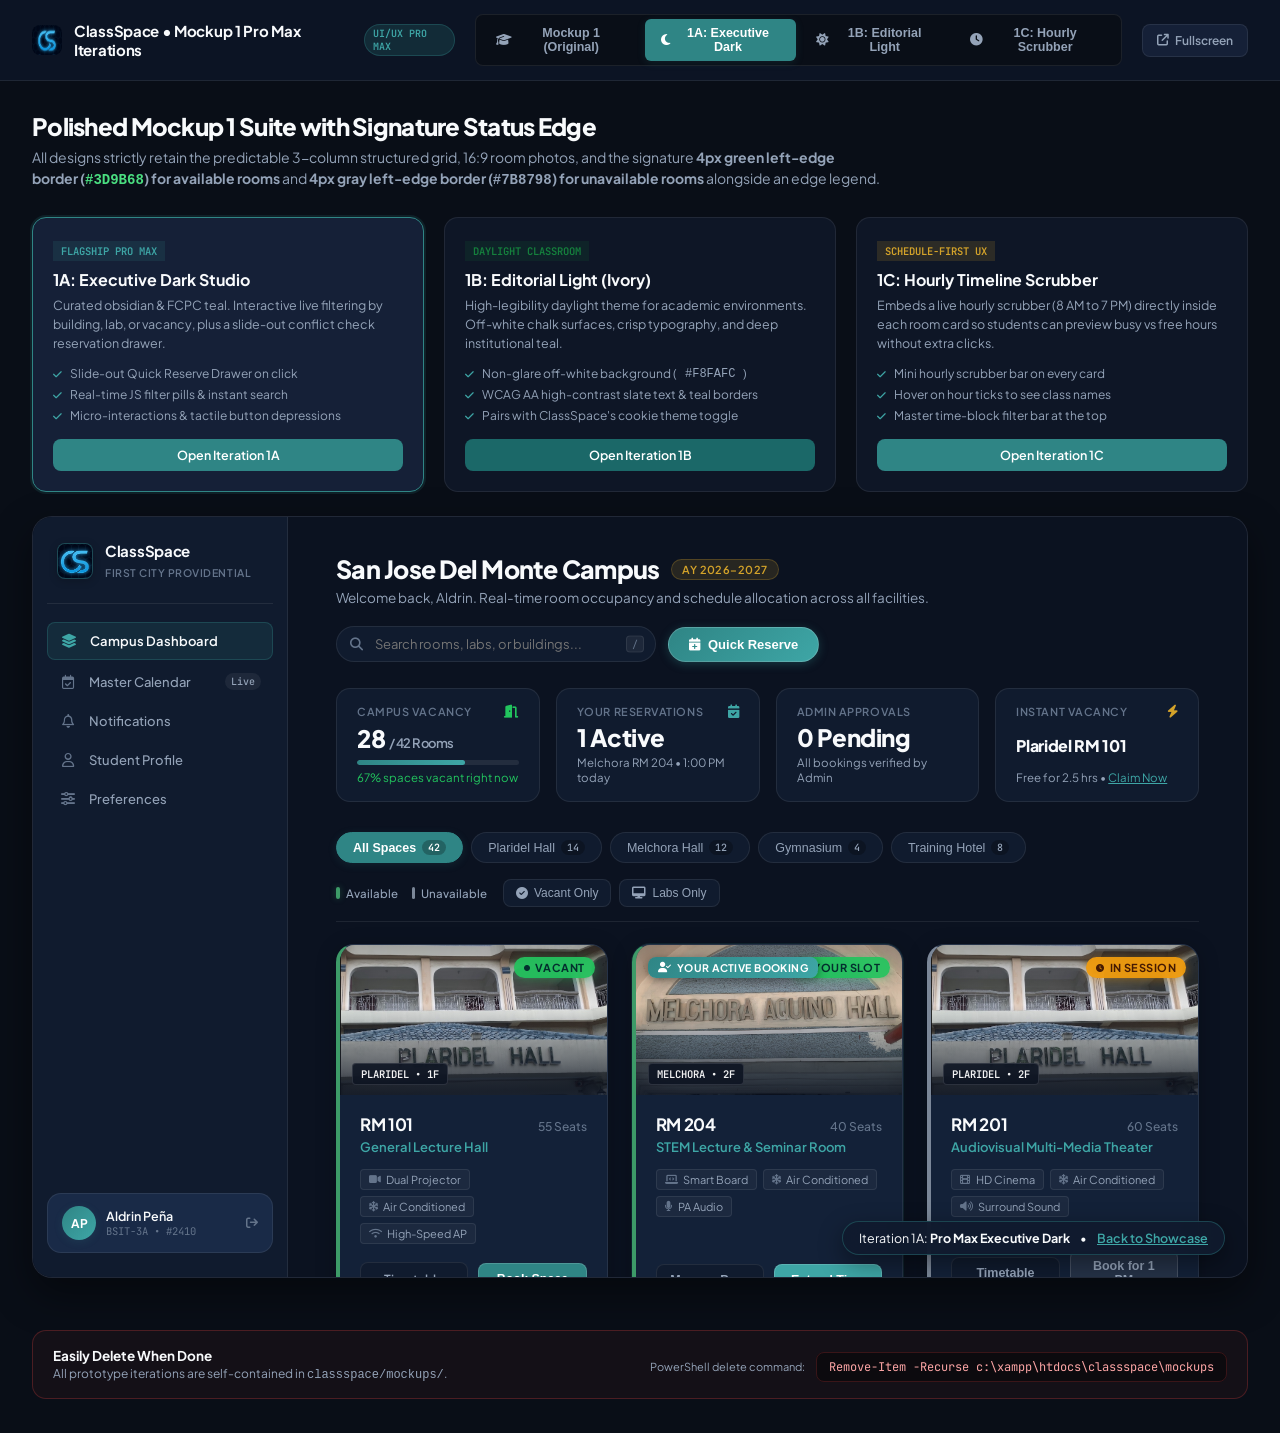
<file: mockups/index.html>
<!DOCTYPE html>
<html lang="en">
<head>
    <meta charset="UTF-8">
    <meta name="viewport" content="width=device-width, initial-scale=1.0">
    <title>Mockup 1 UI/UX Pro Max Iterations — ClassSpace</title>
    <link rel="preconnect" href="https://fonts.googleapis.com">
    <link rel="preconnect" href="https://fonts.gstatic.com" crossorigin>
    <link href="https://fonts.googleapis.com/css2?family=Plus+Jakarta+Sans:wght@400;500;600;700;800&family=JetBrains+Mono:wght@400;500;600&display=swap" rel="stylesheet">
    <link rel="stylesheet" href="https://cdnjs.cloudflare.com/ajax/libs/font-awesome/6.5.2/css/all.min.css">
    <style>
        :root {
            --bg: #090E17;
            --surface: #0E1626;
            --surface-elevated: #152037;
            --border: rgba(255, 255, 255, 0.08);
            --border-hover: rgba(47, 133, 133, 0.45);
            --teal: #2F8585;
            --teal-light: #3EA6A6;
            --teal-dim: rgba(47, 133, 133, 0.16);
            --text-high: #F8FAFC;
            --text-mid: #94A3B8;
            --text-low: #475569;
            --font-mono: 'JetBrains Mono', monospace;
            --font-sans: 'Plus Jakarta Sans', sans-serif;
            --radius-sm: 8px;
            --radius-md: 14px;
            --radius-lg: 20px;
            --transition: all 0.2s cubic-bezier(0.16, 1, 0.3, 1);
        }

        * { margin: 0; padding: 0; box-sizing: border-box; }

        body {
            font-family: var(--font-sans);
            background-color: var(--bg);
            color: var(--text-high);
            min-height: 100vh;
            display: flex;
            flex-direction: column;
            overflow-x: hidden;
            -webkit-font-smoothing: antialiased;
        }

        /* Top Bar */
        .top-bar {
            background: rgba(14, 22, 38, 0.9);
            backdrop-filter: blur(14px);
            border-bottom: 1px solid var(--border);
            padding: 14px 32px;
            display: flex;
            align-items: center;
            justify-content: space-between;
            position: sticky;
            top: 0;
            z-index: 50;
            gap: 20px;
        }

        .brand-meta {
            display: flex;
            align-items: center;
            gap: 12px;
        }

        .brand-meta img {
            width: 30px;
            height: 30px;
            border-radius: var(--radius-sm);
        }

        .brand-meta h1 {
            font-size: 15px;
            font-weight: 700;
            letter-spacing: -0.02em;
        }

        .badge-pro-max {
            font-size: 10px;
            font-family: var(--font-mono);
            background: rgba(47, 133, 133, 0.2);
            color: var(--teal-light);
            border: 1px solid rgba(47, 133, 133, 0.35);
            padding: 2px 8px;
            border-radius: 9999px;
            font-weight: 600;
        }

        .switch-nav {
            display: flex;
            background: var(--bg);
            padding: 4px;
            border-radius: var(--radius-sm);
            border: 1px solid var(--border);
            gap: 4px;
        }

        .tab-btn {
            background: transparent;
            border: none;
            color: var(--text-mid);
            padding: 7px 16px;
            font-size: 12.5px;
            font-weight: 600;
            border-radius: 6px;
            cursor: pointer;
            transition: var(--transition);
            display: inline-flex;
            align-items: center;
            gap: 6px;
        }

        .tab-btn:hover {
            color: var(--text-high);
        }

        .tab-btn.active {
            background: var(--teal);
            color: white;
            box-shadow: 0 2px 8px var(--teal-dim);
        }

        .btn-fullscreen {
            display: inline-flex;
            align-items: center;
            gap: 6px;
            font-size: 12px;
            font-weight: 600;
            color: var(--text-mid);
            background: var(--surface-elevated);
            padding: 8px 14px;
            border-radius: var(--radius-sm);
            border: 1px solid var(--border);
            text-decoration: none;
            transition: var(--transition);
        }

        .btn-fullscreen:hover {
            color: var(--text-high);
            border-color: rgba(255, 255, 255, 0.25);
        }

        /* Hero Explainer */
        .showcase-header {
            padding: 30px 32px 16px;
            max-width: 1440px;
            margin: 0 auto;
            width: 100%;
        }

        .showcase-header h2 {
            font-size: 24px;
            font-weight: 800;
            letter-spacing: -0.03em;
            margin-bottom: 6px;
        }

        .showcase-header p {
            font-size: 14px;
            color: var(--text-mid);
            max-width: 850px;
            line-height: 1.5;
        }

        /* 3-Card Iteration Picker */
        .iteration-cards-grid {
            display: grid;
            grid-template-columns: repeat(3, 1fr);
            gap: 20px;
            padding: 10px 32px 24px;
            max-width: 1440px;
            margin: 0 auto;
            width: 100%;
        }

        .iter-card {
            background: var(--surface);
            border: 1px solid var(--border);
            border-radius: var(--radius-md);
            padding: 20px;
            display: flex;
            flex-direction: column;
            justify-content: space-between;
            transition: var(--transition);
            cursor: pointer;
            position: relative;
        }

        .iter-card:hover {
            border-color: var(--border-hover);
            transform: translateY(-2px);
            box-shadow: 0 10px 24px rgba(0, 0, 0, 0.35);
        }

        .iter-card.active-card {
            border-color: var(--teal);
            box-shadow: 0 0 0 2px var(--teal-dim);
            background: var(--surface-elevated);
        }

        .iter-badge {
            font-size: 10.5px;
            font-family: var(--font-mono);
            font-weight: 600;
            padding: 3px 8px;
            border-radius: var(--radius-full);
            background: var(--teal-dim);
            color: var(--teal-light);
            display: inline-block;
            margin-bottom: 8px;
        }

        .iter-title {
            font-size: 16px;
            font-weight: 700;
            margin-bottom: 6px;
        }

        .iter-desc {
            font-size: 12.5px;
            color: var(--text-mid);
            line-height: 1.5;
            margin-bottom: 14px;
        }

        .iter-highlights {
            list-style: none;
            display: flex;
            flex-direction: column;
            gap: 6px;
            font-size: 12px;
            color: var(--text-mid);
            margin-bottom: 16px;
        }

        .iter-highlights li {
            display: flex;
            align-items: center;
            gap: 8px;
        }

        .iter-highlights li i {
            color: var(--teal-light);
            font-size: 10px;
        }

        .btn-launch-iter {
            display: block;
            text-align: center;
            background: var(--teal);
            color: white;
            font-size: 12.5px;
            font-weight: 600;
            padding: 8px 14px;
            border-radius: var(--radius-sm);
            text-decoration: none;
            transition: var(--transition);
        }

        .btn-launch-iter:hover {
            background: var(--teal-light);
        }

        /* Live Preview Container */
        .preview-box {
            flex: 1;
            padding: 0 32px 32px;
            max-width: 1440px;
            margin: 0 auto;
            width: 100%;
            display: flex;
            flex-direction: column;
        }

        .frame-wrapper {
            flex: 1;
            min-height: 760px;
            background: var(--surface);
            border: 1px solid var(--border);
            border-radius: var(--radius-lg);
            overflow: hidden;
            box-shadow: 0 16px 40px rgba(0, 0, 0, 0.45);
        }

        iframe {
            width: 100%;
            height: 100%;
            min-height: 760px;
            border: none;
            display: block;
        }

        /* Deletion footer */
        .delete-bar {
            margin: 20px 32px 36px;
            max-width: 1440px;
            margin-left: auto;
            margin-right: auto;
            width: calc(100% - 64px);
            background: #141017;
            border: 1px solid rgba(239, 68, 68, 0.25);
            border-radius: var(--radius-md);
            padding: 16px 20px;
            display: flex;
            align-items: center;
            justify-content: space-between;
            gap: 20px;
            flex-wrap: wrap;
        }

        .delete-code {
            font-family: var(--font-mono);
            font-size: 12px;
            background: rgba(0, 0, 0, 0.4);
            padding: 6px 12px;
            border-radius: var(--radius-sm);
            color: #FCA5A5;
            border: 1px solid rgba(239, 68, 68, 0.2);
            user-select: all;
        }
    </style>
</head>
<body>

    <!-- Header Navigation -->
    <header class="top-bar">
        <div class="brand-meta">
            <img src="../public/images/logo.png" alt="ClassSpace">
            <h1>ClassSpace &bull; Mockup 1 Pro Max Iterations</h1>
            <span class="badge-pro-max">UI/UX PRO MAX</span>
        </div>

            <div class="switch-nav">
                <button class="tab-btn" onclick="switchFrame('option_1_collegiate.html', this, null)">
                    <i class="fa-solid fa-graduation-cap"></i> Mockup 1 (Original)
                </button>
                <button class="tab-btn active" onclick="switchFrame('iteration_1_pro_max_dark.html', this, 'card-dark')">
                    <i class="fa-solid fa-moon"></i> 1A: Executive Dark
                </button>
                <button class="tab-btn" onclick="switchFrame('iteration_1_pro_max_light.html', this, 'card-light')">
                    <i class="fa-solid fa-sun"></i> 1B: Editorial Light
                </button>
                <button class="tab-btn" onclick="switchFrame('iteration_1_pro_max_timeline.html', this, 'card-time')">
                    <i class="fa-solid fa-clock"></i> 1C: Hourly Scrubber
                </button>
            </div>

            <a id="btn-open-direct" href="iteration_1_pro_max_dark.html" target="_blank" class="btn-fullscreen">
                <i class="fa-solid fa-arrow-up-right-from-square"></i> Fullscreen
            </a>
        </div>
    </header>

    <!-- Explainer -->
    <section class="showcase-header">
        <h2>Polished Mockup 1 Suite with Signature Status Edge</h2>
        <p>All designs strictly retain the predictable 3-column structured grid, 16:9 room photos, and the signature <strong>4px green left-edge border (<code style="color:#4ade80;">#3D9B68</code>) for available rooms</strong> and <strong>4px gray left-edge border (<code style="color:#94a3b8;">#7B8798</code>) for unavailable rooms</strong> alongside an edge legend.</p>
    </section>

    <!-- 3 Iteration Cards Grid -->
    <section class="iteration-cards-grid">

        <!-- Card 1A -->
        <div class="iter-card active-card" id="card-dark" onclick="switchFrame('iteration_1_pro_max_dark.html', document.querySelectorAll('.tab-btn')[0], 'card-dark')">
            <div>
                <span class="iter-badge">FLAGSHIP PRO MAX</span>
                <h3 class="iter-title">1A: Executive Dark Studio</h3>
                <p class="iter-desc">Curated obsidian &amp; FCPC teal. Interactive live filtering by building, lab, or vacancy, plus a slide-out conflict check reservation drawer.</p>
                <ul class="iter-highlights">
                    <li><i class="fa-solid fa-check"></i> Slide-out Quick Reserve Drawer on click</li>
                    <li><i class="fa-solid fa-check"></i> Real-time JS filter pills &amp; instant search</li>
                    <li><i class="fa-solid fa-check"></i> Micro-interactions &amp; tactile button depressions</li>
                </ul>
            </div>
            <a href="iteration_1_pro_max_dark.html" target="_blank" class="btn-launch-iter">Open Iteration 1A</a>
        </div>

        <!-- Card 1B -->
        <div class="iter-card" id="card-light" onclick="switchFrame('iteration_1_pro_max_light.html', document.querySelectorAll('.tab-btn')[1], 'card-light')">
            <div>
                <span class="iter-badge" style="background:rgba(21,128,61,0.12); color:#15803D;">DAYLIGHT CLASSROOM</span>
                <h3 class="iter-title">1B: Editorial Light (Ivory)</h3>
                <p class="iter-desc">High-legibility daylight theme for academic environments. Off-white chalk surfaces, crisp typography, and deep institutional teal.</p>
                <ul class="iter-highlights">
                    <li><i class="fa-solid fa-check"></i> Non-glare off-white background (<code>#F8FAFC</code>)</li>
                    <li><i class="fa-solid fa-check"></i> WCAG AA high-contrast slate text &amp; teal borders</li>
                    <li><i class="fa-solid fa-check"></i> Pairs with ClassSpace's cookie theme toggle</li>
                </ul>
            </div>
            <a href="iteration_1_pro_max_light.html" target="_blank" class="btn-launch-iter" style="background:#1B6868;">Open Iteration 1B</a>
        </div>

        <!-- Card 1C -->
        <div class="iter-card" id="card-time" onclick="switchFrame('iteration_1_pro_max_timeline.html', document.querySelectorAll('.tab-btn')[2], 'card-time')">
            <div>
                <span class="iter-badge" style="background:rgba(212,163,42,0.15); color:#D4A32A;">SCHEDULE-FIRST UX</span>
                <h3 class="iter-title">1C: Hourly Timeline Scrubber</h3>
                <p class="iter-desc">Embeds a live hourly scrubber (8 AM to 7 PM) directly inside each room card so students can preview busy vs free hours without extra clicks.</p>
                <ul class="iter-highlights">
                    <li><i class="fa-solid fa-check"></i> Mini hourly scrubber bar on every card</li>
                    <li><i class="fa-solid fa-check"></i> Hover on hour ticks to see class names</li>
                    <li><i class="fa-solid fa-check"></i> Master time-block filter bar at the top</li>
                </ul>
            </div>
            <a href="iteration_1_pro_max_timeline.html" target="_blank" class="btn-launch-iter">Open Iteration 1C</a>
        </div>

    </section>

    <!-- Embedded Live Frame Preview -->
    <div class="preview-box">
        <div class="frame-wrapper">
            <iframe id="main-frame" src="iteration_1_pro_max_dark.html"></iframe>
        </div>
    </div>

    <!-- Easy Deletion Note -->
    <div class="delete-bar">
        <div>
            <h4 style="font-size:13.5px; font-weight:700;">Easily Delete When Done</h4>
            <p style="font-size:12px; color:#94A3B8; margin-top:2px;">All prototype iterations are self-contained in <code>classspace/mockups/</code>.</p>
        </div>
        <div>
            <span style="font-size:11px; color:#94A3B8; margin-right:8px;">PowerShell delete command:</span>
            <code class="delete-code">Remove-Item -Recurse c:\xampp\htdocs\classspace\mockups</code>
        </div>
    </div>

    <script>
        function switchFrame(url, btn, cardId) {
            document.getElementById('main-frame').src = url;
            document.getElementById('btn-open-direct').href = url;

            document.querySelectorAll('.tab-btn').forEach(b => b.classList.remove('active'));
            if (btn) btn.classList.add('active');

            document.querySelectorAll('.iter-card').forEach(c => c.classList.remove('active-card'));
            if (cardId) document.getElementById(cardId).classList.add('active-card');
        }
    </script>
</body>
</html>
</file>
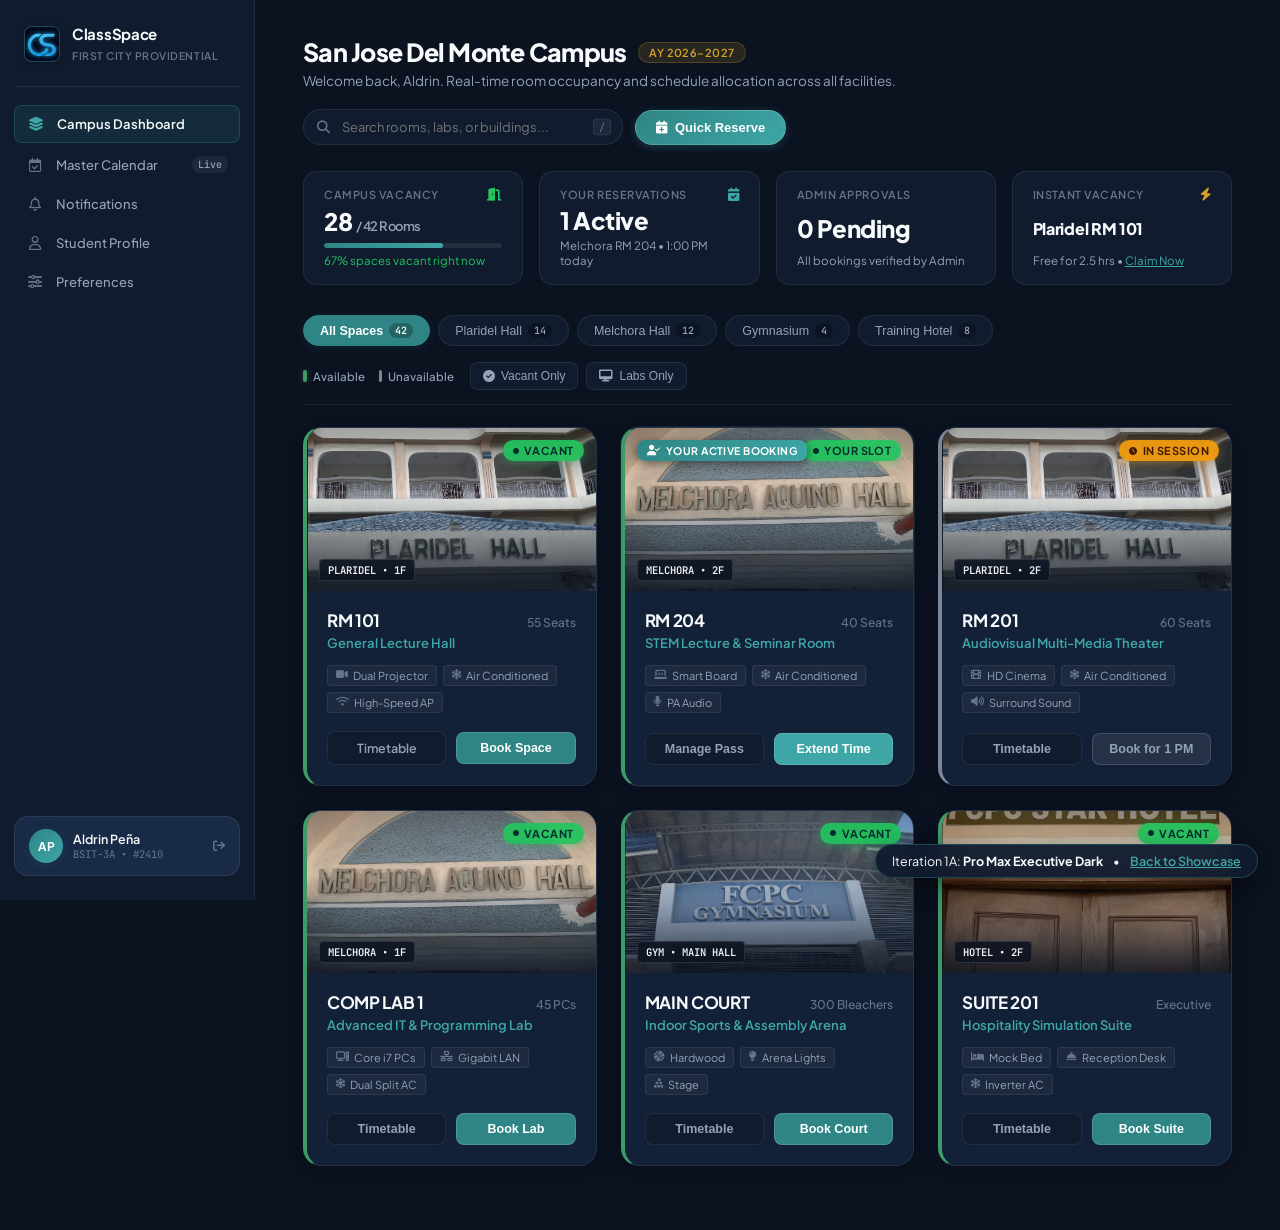
<file: mockups/iteration_1_pro_max_dark.html>
<!DOCTYPE html>
<html lang="en">
<head>
    <meta charset="UTF-8">
    <meta name="viewport" content="width=device-width, initial-scale=1.0">
    <title>ClassSpace — Pro Max Executive Dark</title>
    <link rel="preconnect" href="https://fonts.googleapis.com">
    <link rel="preconnect" href="https://fonts.gstatic.com" crossorigin>
    <link href="https://fonts.googleapis.com/css2?family=Plus+Jakarta+Sans:wght@400;500;600;700;800&family=JetBrains+Mono:wght@400;500;600&display=swap" rel="stylesheet">
    <link rel="stylesheet" href="https://cdnjs.cloudflare.com/ajax/libs/font-awesome/6.5.2/css/all.min.css">
    <style>
        :root {
            /* UI/UX Pro Max - Deep Curated Obsidian & Collegiate Teal */
            --bg-base: #0B1220;
            --bg-surface: #101B2E;
            --bg-card: #132138;
            --bg-card-hover: #182844;
            --bg-elevated: #192A47;
            --bg-input: #0D1627;
            --border: rgba(255, 255, 255, 0.08);
            --border-hover: rgba(47, 133, 133, 0.5);
            --brand-teal: #2F8585;
            --brand-teal-light: #3EA6A6;
            --brand-teal-dim: rgba(47, 133, 133, 0.16);
            --brand-teal-glow: rgba(47, 133, 133, 0.28);
            --brand-gold: #D4A32A;
            --brand-gold-dim: rgba(212, 163, 42, 0.14);
            --text-high: #F8FAFC;
            --text-mid: #94A3B8;
            --text-low: #64748B;
            --status-green: #22C55E;
            --status-green-dim: rgba(34, 197, 94, 0.14);
            --status-amber: #F59E0B;
            --status-amber-dim: rgba(245, 158, 11, 0.14);
            --radius-xs: 6px;
            --radius-sm: 8px;
            --radius-md: 14px;
            --radius-lg: 18px;
            --radius-full: 9999px;
            --shadow-subtle: 0 4px 20px rgba(0, 0, 0, 0.25);
            --shadow-float: 0 14px 34px -4px rgba(0, 0, 0, 0.45);
            --transition-smooth: all 0.22s cubic-bezier(0.16, 1, 0.3, 1);
        }

        * { margin: 0; padding: 0; box-sizing: border-box; }

        body {
            font-family: 'Plus Jakarta Sans', -apple-system, BlinkMacSystemFont, sans-serif;
            background-color: var(--bg-base);
            color: var(--text-high);
            min-height: 100vh;
            display: flex;
            overflow-x: hidden;
            -webkit-font-smoothing: antialiased;
        }

        /* Focus rings - Pro Max Requirement (No default browser outlines) */
        *:focus-visible {
            outline: 2px solid var(--brand-teal);
            outline-offset: 2px;
        }

        .app-shell {
            display: flex;
            width: 100%;
            min-height: 100vh;
        }

        /* --- Sidebar Navigation --- */
        .sidebar {
            width: 255px;
            background-color: var(--bg-surface);
            border-right: 1px solid var(--border);
            display: flex;
            flex-direction: column;
            padding: 24px 14px;
            position: sticky;
            top: 0;
            height: 100vh;
            flex-shrink: 0;
            z-index: 20;
        }

        .brand-header {
            display: flex;
            align-items: center;
            gap: 12px;
            padding: 0 10px 22px;
            border-bottom: 1px solid var(--border);
            margin-bottom: 18px;
        }

        .brand-logo {
            width: 36px;
            height: 36px;
            border-radius: var(--radius-sm);
            background: var(--brand-teal-dim);
            border: 1px solid rgba(47, 133, 133, 0.35);
            display: flex;
            align-items: center;
            justify-content: center;
            overflow: hidden;
            box-shadow: 0 2px 8px rgba(0,0,0,0.2);
        }

        .brand-logo img {
            width: 100%;
            height: 100%;
            object-fit: cover;
        }

        .brand-info h2 {
            font-size: 15px;
            font-weight: 700;
            letter-spacing: -0.02em;
            color: var(--text-high);
        }

        .brand-info span {
            font-size: 10.5px;
            color: var(--text-low);
            font-weight: 600;
            letter-spacing: 0.05em;
            text-transform: uppercase;
        }

        .nav-list {
            display: flex;
            flex-direction: column;
            gap: 3px;
            flex: 1;
        }

        .nav-link {
            display: flex;
            align-items: center;
            gap: 12px;
            padding: 10px 12px;
            border-radius: var(--radius-sm);
            color: var(--text-mid);
            text-decoration: none;
            font-size: 13px;
            font-weight: 500;
            transition: var(--transition-smooth);
            position: relative;
        }

        .nav-link i {
            width: 18px;
            font-size: 14px;
            text-align: center;
            color: var(--text-low);
            transition: var(--transition-smooth);
        }

        .nav-link:hover {
            color: var(--text-high);
            background-color: rgba(255, 255, 255, 0.04);
            transform: translateX(2px);
        }

        .nav-link:hover i {
            color: var(--brand-teal-light);
        }

        .nav-link.active {
            color: var(--text-high);
            background-color: var(--brand-teal-dim);
            border: 1px solid rgba(47, 133, 133, 0.32);
            font-weight: 600;
        }

        .nav-link.active i {
            color: var(--brand-teal-light);
        }

        .nav-badge {
            margin-left: auto;
            font-size: 10px;
            font-family: 'JetBrains Mono', monospace;
            background: rgba(255, 255, 255, 0.06);
            color: var(--text-mid);
            padding: 2px 6px;
            border-radius: 10px;
        }

        .sidebar-user {
            padding: 12px 14px;
            background: var(--bg-elevated);
            border: 1px solid var(--border);
            border-radius: var(--radius-md);
            display: flex;
            align-items: center;
            gap: 10px;
            transition: var(--transition-smooth);
        }

        .sidebar-user:hover {
            border-color: rgba(255, 255, 255, 0.15);
        }

        .user-avatar {
            width: 34px;
            height: 34px;
            border-radius: var(--radius-full);
            background: linear-gradient(135deg, var(--brand-teal), var(--brand-teal-light));
            color: white;
            display: flex;
            align-items: center;
            justify-content: center;
            font-weight: 700;
            font-size: 12px;
            box-shadow: 0 2px 8px var(--brand-teal-dim);
        }

        .user-meta {
            flex: 1;
            min-width: 0;
        }

        .user-name {
            font-size: 12.5px;
            font-weight: 600;
            color: var(--text-high);
            white-space: nowrap;
            overflow: hidden;
            text-overflow: ellipsis;
        }

        .user-sub {
            font-size: 10.5px;
            color: var(--text-low);
            font-family: 'JetBrains Mono', monospace;
        }

        /* --- Main Content Workspace --- */
        .main-content {
            flex: 1;
            padding: 36px 48px 64px;
            overflow-y: auto;
            max-width: 1440px;
        }

        /* --- Header --- */
        .page-header {
            display: flex;
            justify-content: space-between;
            align-items: center;
            margin-bottom: 26px;
            gap: 20px;
            flex-wrap: wrap;
        }

        .header-title-group h1 {
            font-size: 25px;
            font-weight: 800;
            letter-spacing: -0.03em;
            color: var(--text-high);
            display: flex;
            align-items: center;
            gap: 12px;
        }

        .header-pill {
            font-size: 11px;
            font-weight: 600;
            letter-spacing: 0.04em;
            text-transform: uppercase;
            padding: 3px 10px;
            background: var(--brand-gold-dim);
            color: var(--brand-gold);
            border-radius: var(--radius-full);
            border: 1px solid rgba(212, 163, 42, 0.25);
        }

        .header-title-group p {
            font-size: 13.5px;
            color: var(--text-mid);
            margin-top: 4px;
        }

        .header-actions {
            display: flex;
            align-items: center;
            gap: 12px;
        }

        .search-pill-box {
            position: relative;
            width: 320px;
        }

        .search-pill-box i {
            position: absolute;
            left: 14px;
            top: 50%;
            transform: translateY(-50%);
            color: var(--text-low);
            font-size: 13px;
        }

        .search-input {
            width: 100%;
            background: var(--bg-surface);
            border: 1px solid var(--border);
            border-radius: var(--radius-full);
            padding: 9px 38px 9px 38px;
            font-size: 13px;
            color: var(--text-high);
            font-family: inherit;
            outline: none;
            transition: var(--transition-smooth);
        }

        .search-input:focus {
            border-color: var(--brand-teal);
            box-shadow: 0 0 0 3px var(--brand-teal-dim);
            background: var(--bg-input);
        }

        .search-kbd {
            position: absolute;
            right: 12px;
            top: 50%;
            transform: translateY(-50%);
            font-size: 10px;
            font-family: 'JetBrains Mono', monospace;
            color: var(--text-low);
            background: rgba(255, 255, 255, 0.06);
            padding: 1px 5px;
            border-radius: 4px;
            border: 1px solid var(--border);
        }

        .btn-primary-reserve {
            display: inline-flex;
            align-items: center;
            gap: 8px;
            background: linear-gradient(135deg, var(--brand-teal), var(--brand-teal-light));
            color: white;
            padding: 9px 20px;
            border-radius: var(--radius-full);
            font-size: 13px;
            font-weight: 600;
            text-decoration: none;
            border: 1px solid rgba(255, 255, 255, 0.18);
            box-shadow: 0 2px 10px rgba(47, 133, 133, 0.35);
            transition: var(--transition-smooth);
            cursor: pointer;
        }

        .btn-primary-reserve:hover {
            transform: translateY(-1px);
            box-shadow: 0 6px 18px var(--brand-teal-glow);
        }

        .btn-primary-reserve:active {
            transform: scale(0.97) translateY(1px);
        }

        /* --- Structured KPI Strip --- */
        .kpi-strip {
            display: grid;
            grid-template-columns: repeat(4, 1fr);
            gap: 16px;
            margin-bottom: 30px;
        }

        .kpi-card {
            background: var(--bg-surface);
            border: 1px solid var(--border);
            border-radius: var(--radius-md);
            padding: 16px 20px;
            display: flex;
            flex-direction: column;
            justify-content: space-between;
            transition: var(--transition-smooth);
        }

        .kpi-card:hover {
            border-color: rgba(255, 255, 255, 0.15);
            background: var(--bg-elevated);
            transform: translateY(-2px);
        }

        .kpi-top {
            display: flex;
            justify-content: space-between;
            align-items: center;
            margin-bottom: 6px;
        }

        .kpi-title {
            font-size: 11px;
            font-weight: 600;
            text-transform: uppercase;
            letter-spacing: 0.05em;
            color: var(--text-low);
        }

        .kpi-stat {
            font-size: 24px;
            font-weight: 800;
            letter-spacing: -0.02em;
            color: var(--text-high);
            line-height: 1.1;
        }

        .kpi-meter {
            height: 5px;
            background: rgba(255, 255, 255, 0.08);
            border-radius: var(--radius-full);
            overflow: hidden;
            margin-top: 8px;
        }

        .kpi-meter-fill {
            height: 100%;
            width: 67%;
            background: linear-gradient(90deg, var(--brand-teal), var(--brand-teal-light));
            border-radius: var(--radius-full);
        }

        .kpi-desc {
            font-size: 11.5px;
            color: var(--text-mid);
            margin-top: 5px;
        }

        /* --- Filter Controller Bar --- */
        .filter-bar {
            display: flex;
            justify-content: space-between;
            align-items: center;
            margin-bottom: 22px;
            gap: 16px;
            flex-wrap: wrap;
            border-bottom: 1px solid var(--border);
            padding-bottom: 14px;
        }

        .pill-group {
            display: flex;
            align-items: center;
            gap: 8px;
            flex-wrap: wrap;
        }

        .pill-tab {
            padding: 7px 16px;
            border-radius: var(--radius-full);
            font-size: 12.5px;
            font-weight: 500;
            color: var(--text-mid);
            background: var(--bg-surface);
            border: 1px solid var(--border);
            cursor: pointer;
            transition: var(--transition-smooth);
            display: inline-flex;
            align-items: center;
            gap: 6px;
        }

        .pill-tab:hover {
            color: var(--text-high);
            border-color: rgba(255, 255, 255, 0.2);
        }

        .pill-tab:active {
            transform: scale(0.97);
        }

        .pill-tab.active {
            background: var(--brand-teal);
            color: white;
            border-color: var(--brand-teal);
            font-weight: 600;
            box-shadow: 0 2px 8px var(--brand-teal-dim);
        }

        .pill-count {
            font-size: 10px;
            font-family: 'JetBrains Mono', monospace;
            background: rgba(0, 0, 0, 0.25);
            padding: 1px 6px;
            border-radius: 10px;
        }

        .quick-toggles {
            display: flex;
            align-items: center;
            gap: 8px;
        }

        .toggle-btn {
            font-size: 12px;
            color: var(--text-mid);
            background: var(--bg-surface);
            border: 1px solid var(--border);
            border-radius: var(--radius-sm);
            padding: 6px 12px;
            cursor: pointer;
            transition: var(--transition-smooth);
            display: inline-flex;
            align-items: center;
            gap: 6px;
        }

        .toggle-btn:hover {
            color: var(--text-high);
            border-color: rgba(255, 255, 255, 0.2);
        }

        .toggle-btn:active {
            transform: scale(0.97);
        }

        .toggle-btn.active-filter {
            color: var(--status-green);
            background: var(--status-green-dim);
            border-color: rgba(34, 197, 94, 0.35);
            font-weight: 600;
        }

        /* --- PREDICTABLE 3-COLUMN STRUCTURED ROOM GRID --- */
        .rooms-grid {
            display: grid;
            grid-template-columns: repeat(3, 1fr);
            gap: 24px;
        }

        /* Consistent Room Card Shell with 4px Status Edge */
        .room-card {
            background: var(--bg-card);
            border: 1px solid var(--border);
            border-left: 4px solid var(--border); /* Signature status edge */
            border-radius: var(--radius-lg);
            overflow: hidden;
            display: flex;
            flex-direction: column;
            transition: var(--transition-smooth);
            box-shadow: var(--shadow-subtle);
            position: relative;
        }

        /* Status Edge Colors: Green for available, Gray for unavailable */
        .room-card[data-status="vacant"],
        .room-card.room-status-available {
            border-left-color: #3D9B68;
        }

        .room-card[data-status="busy"],
        .room-card.room-status-unavailable {
            border-left-color: #7B8798;
        }

        .room-card:hover {
            border-color: var(--border-hover);
            transform: translateY(-3px);
            box-shadow: var(--shadow-float);
            background: var(--bg-card-hover);
        }

        .room-card[data-status="vacant"]:hover {
            border-left-color: #4ade80;
            box-shadow: -2px 0 14px rgba(61, 155, 104, 0.35), var(--shadow-float);
        }

        .room-card[data-status="busy"]:hover {
            border-left-color: #94a3b8;
            box-shadow: -2px 0 10px rgba(123, 135, 152, 0.25), var(--shadow-float);
        }

        /* Room status edge legend */
        .room-status-legend {
            display: inline-flex;
            align-items: center;
            gap: 14px;
            color: var(--text-mid);
            font-size: 11.5px;
            font-weight: 500;
        }

        .legend-item {
            display: inline-flex;
            align-items: center;
            gap: 6px;
            white-space: nowrap;
        }

        .legend-edge-bar {
            width: 3.5px;
            height: 12px;
            border-radius: 2px;
            display: inline-block;
        }

        .legend-edge-available {
            background: #3D9B68;
            box-shadow: 0 0 6px rgba(61, 155, 104, 0.4);
        }

        .legend-edge-unavailable {
            background: #7B8798;
        }

        /* User Active Booking Anchor */
        .room-card.user-active-space {
            box-shadow: 0 0 0 1px var(--brand-teal-dim), var(--shadow-subtle);
        }

        .active-anchor-badge {
            position: absolute;
            top: 12px;
            left: 12px;
            z-index: 5;
            background: linear-gradient(135deg, var(--brand-teal), var(--brand-teal-light));
            color: white;
            font-size: 10.5px;
            font-weight: 700;
            letter-spacing: 0.04em;
            text-transform: uppercase;
            padding: 4px 10px;
            border-radius: var(--radius-sm);
            box-shadow: 0 2px 10px rgba(0, 0, 0, 0.45);
            display: flex;
            align-items: center;
            gap: 6px;
        }

        /* Room Photo Container (Consistent 16:9 ratio) */
        .card-photo-box {
            position: relative;
            width: 100%;
            aspect-ratio: 16 / 9;
            overflow: hidden;
            background: #0f1c30;
        }

        .card-photo-box img {
            width: 100%;
            height: 100%;
            object-fit: cover;
            transition: transform 0.5s ease;
            display: block;
        }

        .room-card:hover .card-photo-box img {
            transform: scale(1.04);
        }

        /* Subtle gradient scrim for text legibility */
        .photo-scrim {
            position: absolute;
            inset: 0;
            background: linear-gradient(180deg, rgba(0,0,0,0.3) 0%, transparent 40%, rgba(11,18,32,0.85) 100%);
            pointer-events: none;
        }

        .hall-pill {
            position: absolute;
            bottom: 10px;
            left: 12px;
            font-size: 10.5px;
            font-family: 'JetBrains Mono', monospace;
            font-weight: 600;
            color: rgba(255, 255, 255, 0.95);
            background: rgba(11, 18, 32, 0.85);
            backdrop-filter: blur(8px);
            padding: 3px 8px;
            border-radius: 4px;
            border: 1px solid rgba(255, 255, 255, 0.12);
            transition: transform 0.35s cubic-bezier(0.16, 1, 0.3, 1);
        }

        .room-card:hover .hall-pill {
            transform: translateY(-50px);
        }

        .status-chip {
            position: absolute;
            top: 12px;
            right: 12px;
            font-size: 11px;
            font-weight: 700;
            letter-spacing: 0.04em;
            padding: 4px 10px;
            border-radius: var(--radius-full);
            display: inline-flex;
            align-items: center;
            gap: 5px;
            backdrop-filter: blur(8px);
        }

        .status-chip.vacant {
            background: rgba(34, 197, 94, 0.92);
            color: #042f2e;
            box-shadow: 0 2px 10px rgba(34, 197, 94, 0.35);
        }

        .status-chip.in-session {
            background: rgba(245, 158, 11, 0.92);
            color: #451a03;
            box-shadow: 0 2px 10px rgba(245, 158, 11, 0.35);
        }

        /* Card Content */
        .card-body {
            padding: 18px 20px 20px;
            display: flex;
            flex-direction: column;
            flex: 1;
            position: relative;
            background: var(--bg-card);
            z-index: 4;
            transition: transform 0.35s cubic-bezier(0.16, 1, 0.3, 1);
        }

        .room-card:hover .card-body {
            transform: translateY(-50px);
            margin-bottom: -50px;
        }

        .title-row {
            display: flex;
            justify-content: space-between;
            align-items: baseline;
            margin-bottom: 4px;
        }

        .room-code {
            font-size: 17px;
            font-weight: 700;
            letter-spacing: -0.02em;
            color: var(--text-high);
        }

        .room-seats {
            font-size: 12px;
            color: var(--text-low);
            font-weight: 500;
        }

        .room-desc-type {
            font-size: 13px;
            color: var(--brand-teal-light);
            font-weight: 600;
            margin-bottom: 14px;
        }

        /* Amenity Badges */
        .amenity-cluster {
            display: flex;
            gap: 6px;
            flex-wrap: wrap;
            margin-bottom: 16px;
        }

        .spec-badge {
            font-size: 11px;
            color: var(--text-mid);
            background: rgba(255, 255, 255, 0.04);
            border: 1px solid var(--border);
            padding: 3px 8px;
            border-radius: 4px;
            display: inline-flex;
            align-items: center;
            gap: 5px;
        }

        .spec-badge i {
            color: var(--text-low);
            font-size: 10.5px;
        }

        /* Schedule Window Bar — Hidden by default, reveals on card hover */
        .schedule-strip {
            background: rgba(0, 0, 0, 0.25);
            border: 1px solid transparent;
            border-radius: var(--radius-sm);
            padding: 0 12px !important;
            display: flex;
            justify-content: space-between;
            align-items: center;
            font-size: 12px;
            margin-top: auto;
            margin-bottom: 0 !important;
            max-height: 0 !important;
            opacity: 0 !important;
            overflow: hidden !important;
            transform: translateY(16px);
            pointer-events: none;
            visibility: hidden;
            transition: max-height 0.35s cubic-bezier(0.16, 1, 0.3, 1),
                        opacity 0.25s ease,
                        margin-bottom 0.35s cubic-bezier(0.16, 1, 0.3, 1),
                        padding 0.35s cubic-bezier(0.16, 1, 0.3, 1),
                        border-color 0.25s ease,
                        visibility 0.25s ease,
                        transform 0.35s cubic-bezier(0.16, 1, 0.3, 1);
        }

        .room-card:hover .schedule-strip {
            max-height: 50px !important;
            opacity: 1 !important;
            visibility: visible !important;
            margin-bottom: 16px !important;
            padding: 8px 12px !important;
            border-color: var(--border) !important;
            transform: translateY(0) !important;
            pointer-events: auto;
        }

        .strip-label {
            color: var(--text-low);
        }

        .strip-val {
            font-family: 'JetBrains Mono', monospace;
            font-weight: 600;
            color: var(--text-high);
        }

        /* Action Buttons Row */
        .action-cluster {
            display: flex;
            align-items: center;
            gap: 10px;
        }

        .btn-subtle {
            flex: 1;
            padding: 8px 12px;
            border-radius: var(--radius-sm);
            background: var(--bg-surface);
            color: var(--text-mid);
            border: 1px solid var(--border);
            font-size: 12.5px;
            font-weight: 600;
            cursor: pointer;
            text-align: center;
            text-decoration: none;
            transition: var(--transition-smooth);
        }

        .btn-subtle:hover {
            color: var(--text-high);
            border-color: rgba(255, 255, 255, 0.25);
            background: var(--bg-elevated);
        }

        .btn-subtle:active {
            transform: scale(0.97);
        }

        .btn-reserve-trigger {
            flex: 1;
            padding: 8px 12px;
            border-radius: var(--radius-sm);
            background: var(--brand-teal);
            color: white;
            border: 1px solid rgba(255, 255, 255, 0.15);
            font-size: 12.5px;
            font-weight: 600;
            cursor: pointer;
            text-align: center;
            text-decoration: none;
            transition: var(--transition-smooth);
        }

        .btn-reserve-trigger:hover {
            background: var(--brand-teal-light);
            box-shadow: 0 4px 12px var(--brand-teal-dim);
        }

        .btn-reserve-trigger:active {
            transform: scale(0.97);
        }

        /* --- Interactive Drawer / Modal for Quick Reserve --- */
        .drawer-overlay {
            position: fixed;
            inset: 0;
            background: rgba(0, 0, 0, 0.65);
            backdrop-filter: blur(6px);
            z-index: 1000;
            opacity: 0;
            visibility: hidden;
            transition: var(--transition-smooth);
            display: flex;
            justify-content: flex-end;
        }

        .drawer-overlay.active {
            opacity: 1;
            visibility: visible;
        }

        .drawer-panel {
            width: 440px;
            height: 100%;
            background: var(--bg-surface);
            border-left: 1px solid var(--border);
            padding: 32px 28px;
            display: flex;
            flex-direction: column;
            transform: translateX(100%);
            transition: transform 0.3s cubic-bezier(0.16, 1, 0.3, 1);
            overflow-y: auto;
        }

        .drawer-overlay.active .drawer-panel {
            transform: translateX(0);
        }

        .drawer-header {
            display: flex;
            justify-content: space-between;
            align-items: center;
            padding-bottom: 18px;
            border-bottom: 1px solid var(--border);
            margin-bottom: 24px;
        }

        .drawer-title h3 {
            font-size: 18px;
            font-weight: 700;
            letter-spacing: -0.02em;
        }

        .drawer-title span {
            font-size: 12px;
            color: var(--text-mid);
        }

        .btn-close-drawer {
            width: 32px;
            height: 32px;
            border-radius: var(--radius-sm);
            background: rgba(255, 255, 255, 0.05);
            border: 1px solid var(--border);
            color: var(--text-mid);
            cursor: pointer;
            display: flex;
            align-items: center;
            justify-content: center;
            transition: var(--transition-smooth);
        }

        .btn-close-drawer:hover {
            color: var(--text-high);
            background: rgba(255, 255, 255, 0.1);
        }

        .form-row {
            margin-bottom: 18px;
        }

        .form-row label {
            display: block;
            font-size: 12px;
            font-weight: 600;
            color: var(--text-mid);
            margin-bottom: 6px;
        }

        .form-input {
            width: 100%;
            background: var(--bg-card);
            border: 1px solid var(--border);
            border-radius: var(--radius-sm);
            padding: 9px 12px;
            color: var(--text-high);
            font-family: inherit;
            font-size: 13px;
        }

        .form-input:focus {
            border-color: var(--brand-teal);
            box-shadow: 0 0 0 2px var(--brand-teal-dim);
        }

        /* Floating Switcher Pill */
        .mockup-switcher-float {
            position: fixed;
            bottom: 22px;
            right: 22px;
            background: rgba(16, 27, 46, 0.95);
            border: 1px solid rgba(47, 133, 133, 0.4);
            backdrop-filter: blur(12px);
            padding: 8px 16px;
            border-radius: var(--radius-full);
            font-size: 12.5px;
            color: var(--text-high);
            box-shadow: 0 8px 24px rgba(0, 0, 0, 0.4);
            display: flex;
            align-items: center;
            gap: 10px;
            z-index: 999;
        }

        .mockup-switcher-float a {
            color: var(--brand-teal-light);
            text-decoration: underline;
            font-weight: 600;
        }

        @media (max-width: 1200px) {
            .rooms-grid { grid-template-columns: repeat(2, 1fr); }
            .kpi-strip { grid-template-columns: repeat(2, 1fr); }
        }
        @media (max-width: 768px) {
            .rooms-grid { grid-template-columns: 1fr; }
            .kpi-strip { grid-template-columns: 1fr; }
            .sidebar { display: none; }
            .main-content { padding: 20px; }
            .search-pill-box { width: 100%; }
        }
    </style>
</head>
<body>

<div class="app-shell">

    <!-- SIDEBAR -->
    <aside class="sidebar">
        <div class="brand-header">
            <div class="brand-logo">
                <img src="../public/images/logo.png" alt="ClassSpace">
            </div>
            <div class="brand-info">
                <h2>ClassSpace</h2>
                <span>First City Providential</span>
            </div>
        </div>

        <nav class="nav-list">
            <a href="#" class="nav-link active">
                <i class="fa-solid fa-layer-group"></i>
                <span>Campus Dashboard</span>
            </a>
            <a href="#" class="nav-link">
                <i class="fa-regular fa-calendar-check"></i>
                <span>Master Calendar</span>
                <span class="nav-badge">Live</span>
            </a>
            <a href="#" class="nav-link">
                <i class="fa-regular fa-bell"></i>
                <span>Notifications</span>
            </a>
            <a href="#" class="nav-link">
                <i class="fa-regular fa-user"></i>
                <span>Student Profile</span>
            </a>
            <a href="#" class="nav-link">
                <i class="fa-solid fa-sliders"></i>
                <span>Preferences</span>
            </a>
        </nav>

        <div class="sidebar-user">
            <div class="user-avatar">AP</div>
            <div class="user-meta">
                <div class="user-name">Aldrin Peña</div>
                <div class="user-sub">BSIT-3A &bull; #2410</div>
            </div>
            <i class="fa-solid fa-arrow-right-from-bracket" style="color:var(--text-low); font-size:12px; cursor:pointer;" title="Sign out"></i>
        </div>
    </aside>

    <!-- MAIN WORKSPACE -->
    <main class="main-content">

        <!-- Top Header Moment -->
        <header class="page-header">
            <div class="header-title-group">
                <h1>
                    San Jose Del Monte Campus
                    <span class="header-pill">AY 2026–2027</span>
                </h1>
                <p>Welcome back, Aldrin. Real-time room occupancy and schedule allocation across all facilities.</p>
            </div>

            <div class="header-actions">
                <div class="search-pill-box">
                    <i class="fa-solid fa-magnifying-glass"></i>
                    <input type="text" id="filter-search" class="search-input" placeholder="Search rooms, labs, or buildings...">
                    <span class="search-kbd">/</span>
                </div>
                <button class="btn-primary-reserve" onclick="openDrawer('RM 101', 'Plaridel Hall')">
                    <i class="fa-solid fa-calendar-plus"></i>
                    <span>Quick Reserve</span>
                </button>
            </div>
        </header>

        <!-- Structured Balanced KPI Strip -->
        <section class="kpi-strip">
            <div class="kpi-card">
                <div class="kpi-top">
                    <span class="kpi-title">Campus Vacancy</span>
                    <i class="fa-solid fa-door-open" style="color:var(--status-green); font-size:13px;"></i>
                </div>
                <div class="kpi-stat">
                    28 <span style="font-size:13px; font-weight:600; color:var(--text-mid);">/ 42 Rooms</span>
                </div>
                <div class="kpi-meter">
                    <div class="kpi-meter-fill"></div>
                </div>
                <div class="kpi-desc" style="color:var(--status-green);">67% spaces vacant right now</div>
            </div>

            <div class="kpi-card">
                <div class="kpi-top">
                    <span class="kpi-title">Your Reservations</span>
                    <i class="fa-solid fa-calendar-check" style="color:var(--brand-teal-light); font-size:13px;"></i>
                </div>
                <div class="kpi-stat">1 Active</div>
                <div class="kpi-desc">Melchora RM 204 &bull; 1:00 PM today</div>
            </div>

            <div class="kpi-card">
                <div class="kpi-top">
                    <span class="kpi-title">Admin Approvals</span>
                    <i class="fa-solid fa-shield-check" style="color:var(--brand-gold); font-size:13px;"></i>
                </div>
                <div class="kpi-stat">0 Pending</div>
                <div class="kpi-desc">All bookings verified by Admin</div>
            </div>

            <div class="kpi-card">
                <div class="kpi-top">
                    <span class="kpi-title">Instant Vacancy</span>
                    <i class="fa-solid fa-bolt" style="color:var(--brand-gold); font-size:13px;"></i>
                </div>
                <div class="kpi-stat" style="font-size:16px; margin-top:2px;">Plaridel RM 101</div>
                <div class="kpi-desc">Free for 2.5 hrs &bull; <a href="#" onclick="openDrawer('RM 101', 'Plaridel Hall'); return false;" style="color:var(--brand-teal-light); text-decoration:underline;">Claim Now</a></div>
            </div>
        </section>

        <!-- Filter & View Controller -->
        <div class="filter-bar">
            <div class="pill-group" id="filter-pills">
                <button class="pill-tab active" data-filter="all">
                    All Spaces <span class="pill-count">42</span>
                </button>
                <button class="pill-tab" data-filter="plaridel">
                    Plaridel Hall <span class="pill-count">14</span>
                </button>
                <button class="pill-tab" data-filter="melchora">
                    Melchora Hall <span class="pill-count">12</span>
                </button>
                <button class="pill-tab" data-filter="gym">
                    Gymnasium <span class="pill-count">4</span>
                </button>
                <button class="pill-tab" data-filter="hotel">
                    Training Hotel <span class="pill-count">8</span>
                </button>
            </div>

            <div style="display:flex; align-items:center; gap:16px; flex-wrap:wrap;">
                <div class="room-status-legend">
                    <span class="legend-item"><span class="legend-edge-bar legend-edge-available"></span> Available</span>
                    <span class="legend-item"><span class="legend-edge-bar legend-edge-unavailable"></span> Unavailable</span>
                </div>

                <div class="quick-toggles">
                    <button class="toggle-btn" id="toggle-vacant"><i class="fa-solid fa-circle-check"></i> Vacant Only</button>
                    <button class="toggle-btn" id="toggle-labs"><i class="fa-solid fa-desktop"></i> Labs Only</button>
                </div>
            </div>
        </div>

        <!-- Predictable 3-Column Room Grid -->
        <div class="rooms-grid" id="grid-container">

            <!-- Card 1: Plaridel RM 101 -->
            <article class="room-card room-status-available" data-building="plaridel" data-status="vacant" data-type="lecture">
                <div class="card-photo-box">
                    <img src="../public/images/plaridel.jpeg" alt="Plaridel Hall Room 101">
                    <div class="photo-scrim"></div>
                    <span class="hall-pill">PLARIDEL &bull; 1F</span>
                    <span class="status-chip vacant">
                        <i class="fa-solid fa-circle" style="font-size:6px;"></i> VACANT
                    </span>
                </div>
                <div class="card-body">
                    <div class="title-row">
                        <h3 class="room-code">RM 101</h3>
                        <span class="room-seats">55 Seats</span>
                    </div>
                    <div class="room-desc-type">General Lecture Hall</div>
                    <div class="amenity-cluster">
                        <span class="spec-badge"><i class="fa-solid fa-video"></i> Dual Projector</span>
                        <span class="spec-badge"><i class="fa-solid fa-snowflake"></i> Air Conditioned</span>
                        <span class="spec-badge"><i class="fa-solid fa-wifi"></i> High-Speed AP</span>
                    </div>
                    <div class="schedule-strip">
                        <span class="strip-label">Availability Window:</span>
                        <span class="strip-val">Free until 2:30 PM</span>
                    </div>
                    <div class="action-cluster">
                        <a href="#" class="btn-subtle" onclick="openDrawer('RM 101', 'Plaridel Hall'); return false;">Timetable</a>
                        <button class="btn-reserve-trigger" onclick="openDrawer('RM 101', 'Plaridel Hall')">Book Space</button>
                    </div>
                </div>
            </article>

            <!-- Card 2: Melchora RM 204 (Your Active Booking) -->
            <article class="room-card user-active-space room-status-available" data-building="melchora" data-status="vacant" data-type="seminar">
                <div class="active-anchor-badge">
                    <i class="fa-solid fa-user-check"></i> Your Active Booking
                </div>
                <div class="card-photo-box">
                    <img src="../public/images/melchora.jpg" alt="Melchora Hall Room 204">
                    <div class="photo-scrim"></div>
                    <span class="hall-pill">MELCHORA &bull; 2F</span>
                    <span class="status-chip vacant">
                        <i class="fa-solid fa-circle" style="font-size:6px;"></i> YOUR SLOT
                    </span>
                </div>
                <div class="card-body">
                    <div class="title-row">
                        <h3 class="room-code">RM 204</h3>
                        <span class="room-seats">40 Seats</span>
                    </div>
                    <div class="room-desc-type">STEM Lecture &amp; Seminar Room</div>
                    <div class="amenity-cluster">
                        <span class="spec-badge"><i class="fa-solid fa-laptop-code"></i> Smart Board</span>
                        <span class="spec-badge"><i class="fa-solid fa-snowflake"></i> Air Conditioned</span>
                        <span class="spec-badge"><i class="fa-solid fa-microphone"></i> PA Audio</span>
                    </div>
                    <div class="schedule-strip" style="border-color:rgba(47,133,133,0.35); background:var(--brand-teal-dim);">
                        <span class="strip-label" style="color:var(--brand-teal-light);">Reserved for you:</span>
                        <span class="strip-val" style="color:var(--brand-teal-light);">1:00 PM – 3:00 PM</span>
                    </div>
                    <div class="action-cluster">
                        <button class="btn-subtle" onclick="alert('Viewing confirmation pass for Melchora RM 204');">Manage Pass</button>
                        <button class="btn-reserve-trigger" style="background:var(--brand-teal-light);" onclick="openDrawer('RM 204', 'Melchora Hall')">Extend Time</button>
                    </div>
                </div>
            </article>

            <!-- Card 3: Plaridel RM 201 (In session) -->
            <article class="room-card room-status-unavailable" data-building="plaridel" data-status="busy" data-type="multimedia">
                <div class="card-photo-box">
                    <img src="../public/images/plaridel.jpeg" alt="Plaridel Hall Room 201">
                    <div class="photo-scrim"></div>
                    <span class="hall-pill">PLARIDEL &bull; 2F</span>
                    <span class="status-chip in-session">
                        <i class="fa-solid fa-clock" style="font-size:8px;"></i> IN SESSION
                    </span>
                </div>
                <div class="card-body">
                    <div class="title-row">
                        <h3 class="room-code">RM 201</h3>
                        <span class="room-seats">60 Seats</span>
                    </div>
                    <div class="room-desc-type">Audiovisual Multi-Media Theater</div>
                    <div class="amenity-cluster">
                        <span class="spec-badge"><i class="fa-solid fa-film"></i> HD Cinema</span>
                        <span class="spec-badge"><i class="fa-solid fa-snowflake"></i> Air Conditioned</span>
                        <span class="spec-badge"><i class="fa-solid fa-volume-high"></i> Surround Sound</span>
                    </div>
                    <div class="schedule-strip">
                        <span class="strip-label">Occupied (ENGL 101):</span>
                        <span class="strip-val">Clears at 1:00 PM</span>
                    </div>
                    <div class="action-cluster">
                        <button class="btn-subtle" onclick="openDrawer('RM 201', 'Plaridel Hall')">Timetable</button>
                        <button class="btn-reserve-trigger" style="background:rgba(255,255,255,0.08); color:var(--text-mid);" onclick="openDrawer('RM 201', 'Plaridel Hall')">Book for 1 PM</button>
                    </div>
                </div>
            </article>

            <!-- Card 4: Melchora Computer Lab 1 -->
            <article class="room-card room-status-available" data-building="melchora" data-status="vacant" data-type="lab">
                <div class="card-photo-box">
                    <img src="../public/images/melchora.jpg" alt="Melchora Computer Lab">
                    <div class="photo-scrim"></div>
                    <span class="hall-pill">MELCHORA &bull; 1F</span>
                    <span class="status-chip vacant">
                        <i class="fa-solid fa-circle" style="font-size:6px;"></i> VACANT
                    </span>
                </div>
                <div class="card-body">
                    <div class="title-row">
                        <h3 class="room-code">COMP LAB 1</h3>
                        <span class="room-seats">45 PCs</span>
                    </div>
                    <div class="room-desc-type">Advanced IT &amp; Programming Lab</div>
                    <div class="amenity-cluster">
                        <span class="spec-badge"><i class="fa-solid fa-computer"></i> Core i7 PCs</span>
                        <span class="spec-badge"><i class="fa-solid fa-network-wired"></i> Gigabit LAN</span>
                        <span class="spec-badge"><i class="fa-solid fa-snowflake"></i> Dual Split AC</span>
                    </div>
                    <div class="schedule-strip">
                        <span class="strip-label">Availability Window:</span>
                        <span class="strip-val">Free until 4:00 PM</span>
                    </div>
                    <div class="action-cluster">
                        <button class="btn-subtle" onclick="openDrawer('COMP LAB 1', 'Melchora Hall')">Timetable</button>
                        <button class="btn-reserve-trigger" onclick="openDrawer('COMP LAB 1', 'Melchora Hall')">Book Lab</button>
                    </div>
                </div>
            </article>

            <!-- Card 5: Gymnasium Main Court -->
            <article class="room-card room-status-available" data-building="gym" data-status="vacant" data-type="athletic">
                <div class="card-photo-box">
                    <img src="../public/images/gym.png" alt="College Gymnasium">
                    <div class="photo-scrim"></div>
                    <span class="hall-pill">GYM &bull; MAIN HALL</span>
                    <span class="status-chip vacant">
                        <i class="fa-solid fa-circle" style="font-size:6px;"></i> VACANT
                    </span>
                </div>
                <div class="card-body">
                    <div class="title-row">
                        <h3 class="room-code">MAIN COURT</h3>
                        <span class="room-seats">300 Bleachers</span>
                    </div>
                    <div class="room-desc-type">Indoor Sports &amp; Assembly Arena</div>
                    <div class="amenity-cluster">
                        <span class="spec-badge"><i class="fa-solid fa-basketball"></i> Hardwood</span>
                        <span class="spec-badge"><i class="fa-solid fa-lightbulb"></i> Arena Lights</span>
                        <span class="spec-badge"><i class="fa-solid fa-cubes-stacked"></i> Stage</span>
                    </div>
                    <div class="schedule-strip">
                        <span class="strip-label">Availability Window:</span>
                        <span class="strip-val">Free until 3:00 PM</span>
                    </div>
                    <div class="action-cluster">
                        <button class="btn-subtle" onclick="openDrawer('MAIN COURT', 'College Gym')">Timetable</button>
                        <button class="btn-reserve-trigger" onclick="openDrawer('MAIN COURT', 'College Gym')">Book Court</button>
                    </div>
                </div>
            </article>

            <!-- Card 6: Hotel Practicum Suite 201 -->
            <article class="room-card room-status-available" data-building="hotel" data-status="vacant" data-type="hotel">
                <div class="card-photo-box">
                    <img src="../public/images/hotel.jpeg" alt="FCPC Hotel">
                    <div class="photo-scrim"></div>
                    <span class="hall-pill">HOTEL &bull; 2F</span>
                    <span class="status-chip vacant">
                        <i class="fa-solid fa-circle" style="font-size:6px;"></i> VACANT
                    </span>
                </div>
                <div class="card-body">
                    <div class="title-row">
                        <h3 class="room-code">SUITE 201</h3>
                        <span class="room-seats">Executive</span>
                    </div>
                    <div class="room-desc-type">Hospitality Simulation Suite</div>
                    <div class="amenity-cluster">
                        <span class="spec-badge"><i class="fa-solid fa-bed"></i> Mock Bed</span>
                        <span class="spec-badge"><i class="fa-solid fa-bell-concierge"></i> Reception Desk</span>
                        <span class="spec-badge"><i class="fa-solid fa-snowflake"></i> Inverter AC</span>
                    </div>
                    <div class="schedule-strip">
                        <span class="strip-label">Practicum Window:</span>
                        <span class="strip-val">Open for Booking</span>
                    </div>
                    <div class="action-cluster">
                        <button class="btn-subtle" onclick="openDrawer('SUITE 201', 'Training Hotel')">Timetable</button>
                        <button class="btn-reserve-trigger" onclick="openDrawer('SUITE 201', 'Training Hotel')">Book Suite</button>
                    </div>
                </div>
            </article>

        </div>

    </main>

</div>

<!-- Interactive Quick Reserve Drawer -->
<div class="drawer-overlay" id="reserve-drawer" onclick="if(event.target === this) closeDrawer();">
    <div class="drawer-panel">
        <div class="drawer-header">
            <div class="drawer-title">
                <h3 id="drawer-room-name">Reserve Space</h3>
                <span id="drawer-hall-name">First City Providential College</span>
            </div>
            <button class="btn-close-drawer" onclick="closeDrawer()"><i class="fa-solid fa-xmark"></i></button>
        </div>

        <form onsubmit="handleReserveSubmit(event)">
            <div class="form-row">
                <label>Date of Reservation</label>
                <input type="date" class="form-input" value="2026-10-10" required>
            </div>
            <div style="display:flex; gap:12px;" class="form-row">
                <div style="flex:1;">
                    <label>Start Time</label>
                    <input type="time" class="form-input" value="13:00" required>
                </div>
                <div style="flex:1;">
                    <label>End Time</label>
                    <input type="time" class="form-input" value="15:00" required>
                </div>
            </div>
            <div class="form-row">
                <label>Purpose / Course Subject</label>
                <input type="text" class="form-input" placeholder="e.g. IT-302 Web Dev Group Study" required>
            </div>
            <div class="form-row">
                <label>Expected Headcount</label>
                <input type="number" class="form-input" placeholder="e.g. 15" max="60" required>
            </div>

            <div style="background:rgba(34,197,94,0.1); border:1px solid rgba(34,197,94,0.25); border-radius:8px; padding:12px; margin-bottom:20px; font-size:12px; color:var(--status-green);">
                <i class="fa-solid fa-circle-check" style="margin-right:6px;"></i>
                Two-Phase Conflict Check: No schedule collision detected for this slot.
            </div>

            <button type="submit" class="btn-primary-reserve" style="width:100%; justify-content:center; padding:12px; border-radius:8px;">
                Submit Reservation Request
            </button>
        </form>
    </div>
</div>

<!-- Floating Switcher -->
<div class="mockup-switcher-float">
    <span>Iteration 1A: <strong>Pro Max Executive Dark</strong></span>
    &bull; <a href="index.html">Back to Showcase</a>
</div>

<script>
    // Live Filter Pill Interactions
    document.querySelectorAll('.pill-tab').forEach(btn => {
        btn.addEventListener('click', () => {
            document.querySelectorAll('.pill-tab').forEach(b => b.classList.remove('active'));
            btn.classList.add('active');
            applyFilters();
        });
    });

    // Toggle Buttons
    const toggleVacant = document.getElementById('toggle-vacant');
    const toggleLabs = document.getElementById('toggle-labs');

    toggleVacant.addEventListener('click', () => {
        toggleVacant.classList.toggle('active-filter');
        applyFilters();
    });

    toggleLabs.addEventListener('click', () => {
        toggleLabs.classList.toggle('active-filter');
        applyFilters();
    });

    // Search input live filtering
    document.getElementById('filter-search').addEventListener('input', applyFilters);

    function applyFilters() {
        const activeBuilding = document.querySelector('.pill-tab.active').dataset.filter;
        const vacantOnly = toggleVacant.classList.contains('active-filter');
        const labsOnly = toggleLabs.classList.contains('active-filter');
        const query = document.getElementById('filter-search').value.toLowerCase().trim();

        document.querySelectorAll('.room-card').forEach(card => {
            const building = card.dataset.building;
            const status = card.dataset.status;
            const type = card.dataset.type;
            const text = card.innerText.toLowerCase();

            let visible = true;

            if (activeBuilding !== 'all' && building !== activeBuilding) visible = false;
            if (vacantOnly && status !== 'vacant') visible = false;
            if (labsOnly && type !== 'lab') visible = false;
            if (query && !text.includes(query)) visible = false;

            card.style.display = visible ? 'flex' : 'none';
        });
    }

    // Drawer handling
    function openDrawer(roomCode, hallName) {
        document.getElementById('drawer-room-name').textContent = 'Reserve ' + roomCode;
        document.getElementById('drawer-hall-name').textContent = hallName + ' • Conflict check active';
        document.getElementById('reserve-drawer').classList.add('active');
    }

    function closeDrawer() {
        document.getElementById('reserve-drawer').classList.remove('active');
    }

    function handleReserveSubmit(e) {
        e.preventDefault();
        alert('Booking request submitted! Staged to Pending Schedule for administrative approval.');
        closeDrawer();
    }
</script>

</body>
</html>
</file>
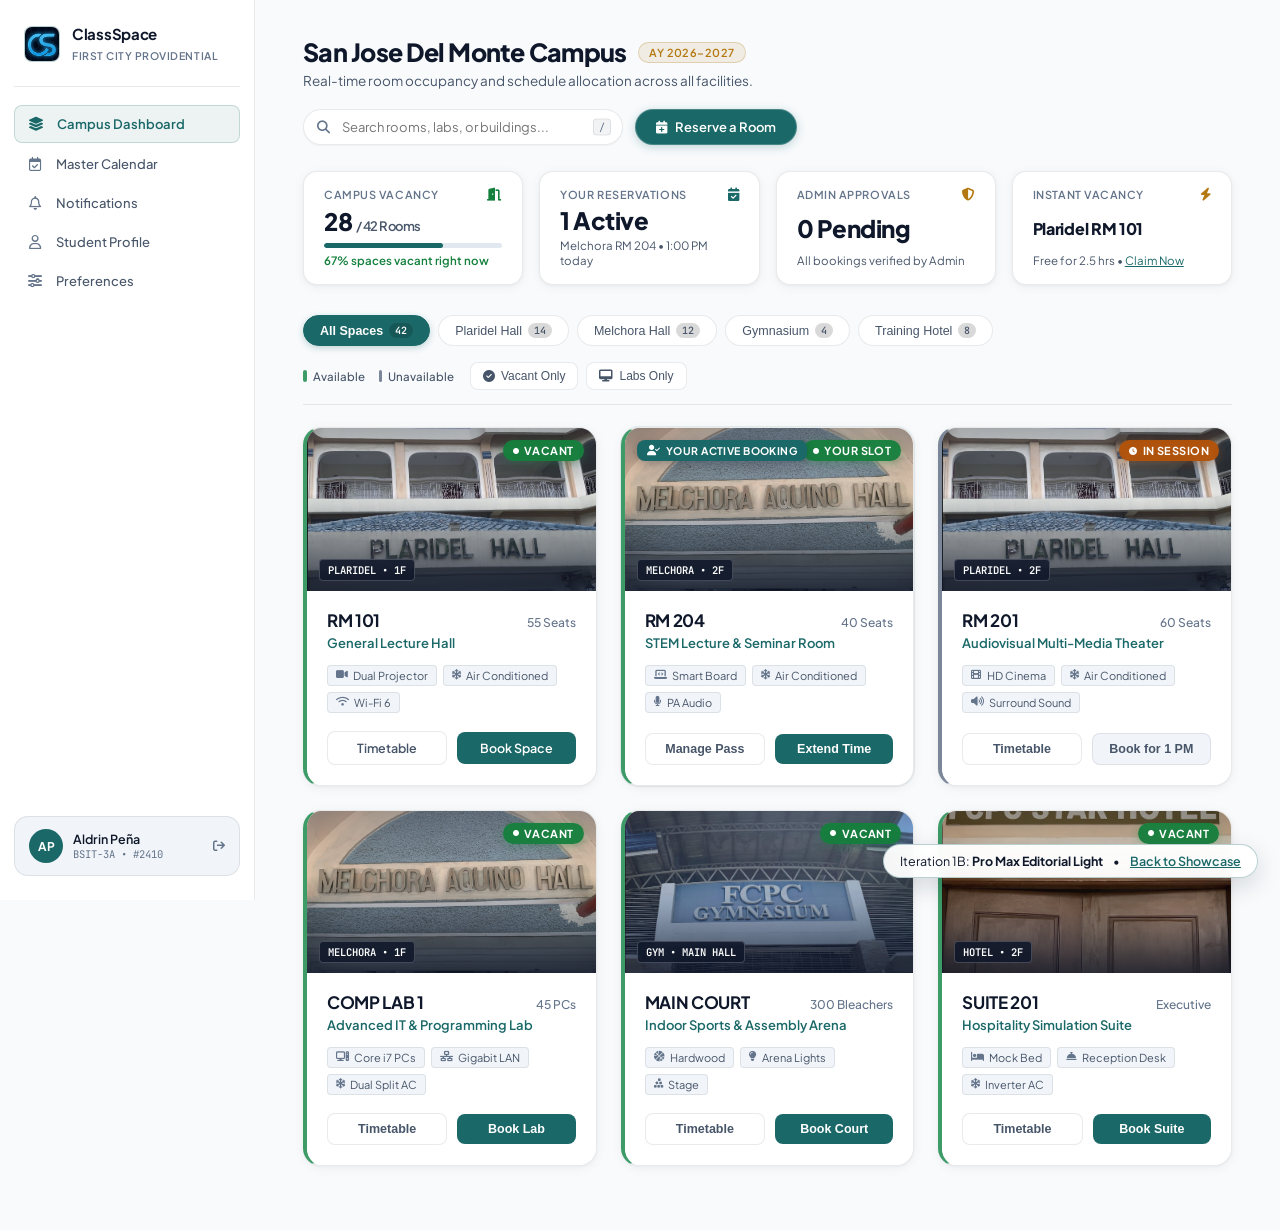
<file: mockups/iteration_1_pro_max_light.html>
<!DOCTYPE html>
<html lang="en">
<head>
    <meta charset="UTF-8">
    <meta name="viewport" content="width=device-width, initial-scale=1.0">
    <title>ClassSpace — Pro Max Editorial Light (Collegiate Ivory)</title>
    <link rel="preconnect" href="https://fonts.googleapis.com">
    <link rel="preconnect" href="https://fonts.gstatic.com" crossorigin>
    <link href="https://fonts.googleapis.com/css2?family=Plus+Jakarta+Sans:wght@400;500;600;700;800&family=JetBrains+Mono:wght@400;500;600&display=swap" rel="stylesheet">
    <link rel="stylesheet" href="https://cdnjs.cloudflare.com/ajax/libs/font-awesome/6.5.2/css/all.min.css">
    <style>
        :root {
            /* UI/UX Pro Max - Editorial Chalk & Collegiate Deep Teal */
            --bg-base: #F8FAFC;
            --bg-surface: #FFFFFF;
            --bg-card: #FFFFFF;
            --bg-card-hover: #F1F5F9;
            --bg-elevated: #F1F5F9;
            --bg-input: #FFFFFF;
            --border: rgba(15, 23, 42, 0.09);
            --border-hover: rgba(32, 117, 117, 0.5);
            --brand-teal: #1B6868;
            --brand-teal-light: #248282;
            --brand-teal-dim: rgba(27, 104, 104, 0.08);
            --brand-teal-glow: rgba(27, 104, 104, 0.2);
            --brand-gold: #B47810;
            --brand-gold-dim: rgba(180, 120, 16, 0.1);
            --text-high: #0F172A;
            --text-mid: #475569;
            --text-low: #64748B;
            --status-green: #15803D;
            --status-green-dim: rgba(21, 128, 61, 0.12);
            --status-amber: #B45309;
            --status-amber-dim: rgba(180, 83, 9, 0.12);
            --radius-xs: 6px;
            --radius-sm: 8px;
            --radius-md: 14px;
            --radius-lg: 18px;
            --radius-full: 9999px;
            --shadow-subtle: 0 2px 12px rgba(15, 23, 42, 0.05), 0 1px 3px rgba(15, 23, 42, 0.04);
            --shadow-float: 0 12px 28px -4px rgba(15, 23, 42, 0.12);
            --transition-smooth: all 0.22s cubic-bezier(0.16, 1, 0.3, 1);
        }

        * { margin: 0; padding: 0; box-sizing: border-box; }

        body {
            font-family: 'Plus Jakarta Sans', -apple-system, BlinkMacSystemFont, sans-serif;
            background-color: var(--bg-base);
            color: var(--text-high);
            min-height: 100vh;
            display: flex;
            overflow-x: hidden;
            -webkit-font-smoothing: antialiased;
        }

        *:focus-visible {
            outline: 2px solid var(--brand-teal);
            outline-offset: 2px;
        }

        .app-shell {
            display: flex;
            width: 100%;
            min-height: 100vh;
        }

        /* --- Sidebar Navigation --- */
        .sidebar {
            width: 255px;
            background-color: var(--bg-surface);
            border-right: 1px solid var(--border);
            display: flex;
            flex-direction: column;
            padding: 24px 14px;
            position: sticky;
            top: 0;
            height: 100vh;
            flex-shrink: 0;
            z-index: 20;
        }

        .brand-header {
            display: flex;
            align-items: center;
            gap: 12px;
            padding: 0 10px 22px;
            border-bottom: 1px solid var(--border);
            margin-bottom: 18px;
        }

        .brand-logo {
            width: 36px;
            height: 36px;
            border-radius: var(--radius-sm);
            background: var(--brand-teal-dim);
            border: 1px solid rgba(27, 104, 104, 0.25);
            display: flex;
            align-items: center;
            justify-content: center;
            overflow: hidden;
        }

        .brand-logo img {
            width: 100%;
            height: 100%;
            object-fit: cover;
        }

        .brand-info h2 {
            font-size: 15px;
            font-weight: 700;
            letter-spacing: -0.02em;
            color: var(--text-high);
        }

        .brand-info span {
            font-size: 10.5px;
            color: var(--text-low);
            font-weight: 600;
            letter-spacing: 0.05em;
            text-transform: uppercase;
        }

        .nav-list {
            display: flex;
            flex-direction: column;
            gap: 3px;
            flex: 1;
        }

        .nav-link {
            display: flex;
            align-items: center;
            gap: 12px;
            padding: 10px 12px;
            border-radius: var(--radius-sm);
            color: var(--text-mid);
            text-decoration: none;
            font-size: 13px;
            font-weight: 500;
            transition: var(--transition-smooth);
        }

        .nav-link i {
            width: 18px;
            font-size: 14px;
            text-align: center;
            color: var(--text-low);
            transition: var(--transition-smooth);
        }

        .nav-link:hover {
            color: var(--text-high);
            background-color: var(--bg-elevated);
        }

        .nav-link:hover i {
            color: var(--brand-teal);
        }

        .nav-link.active {
            color: var(--brand-teal);
            background-color: var(--brand-teal-dim);
            border: 1px solid rgba(27, 104, 104, 0.2);
            font-weight: 600;
        }

        .nav-link.active i {
            color: var(--brand-teal);
        }

        .sidebar-user {
            padding: 12px 14px;
            background: var(--bg-elevated);
            border: 1px solid var(--border);
            border-radius: var(--radius-md);
            display: flex;
            align-items: center;
            gap: 10px;
        }

        .user-avatar {
            width: 34px;
            height: 34px;
            border-radius: var(--radius-full);
            background: var(--brand-teal);
            color: white;
            display: flex;
            align-items: center;
            justify-content: center;
            font-weight: 700;
            font-size: 12px;
        }

        .user-meta {
            flex: 1;
            min-width: 0;
        }

        .user-name {
            font-size: 12.5px;
            font-weight: 600;
            color: var(--text-high);
            white-space: nowrap;
            overflow: hidden;
            text-overflow: ellipsis;
        }

        .user-sub {
            font-size: 10.5px;
            color: var(--text-low);
            font-family: 'JetBrains Mono', monospace;
        }

        /* --- Main Content --- */
        .main-content {
            flex: 1;
            padding: 36px 48px 64px;
            overflow-y: auto;
            max-width: 1440px;
        }

        /* --- Header --- */
        .page-header {
            display: flex;
            justify-content: space-between;
            align-items: center;
            margin-bottom: 26px;
            gap: 20px;
            flex-wrap: wrap;
        }

        .header-title-group h1 {
            font-size: 25px;
            font-weight: 800;
            letter-spacing: -0.03em;
            color: var(--text-high);
            display: flex;
            align-items: center;
            gap: 12px;
        }

        .header-pill {
            font-size: 11px;
            font-weight: 600;
            letter-spacing: 0.04em;
            text-transform: uppercase;
            padding: 3px 10px;
            background: var(--brand-gold-dim);
            color: var(--brand-gold);
            border-radius: var(--radius-full);
            border: 1px solid rgba(180, 120, 16, 0.25);
        }

        .header-title-group p {
            font-size: 13.5px;
            color: var(--text-mid);
            margin-top: 4px;
        }

        .header-actions {
            display: flex;
            align-items: center;
            gap: 12px;
        }

        .search-pill-box {
            position: relative;
            width: 320px;
        }

        .search-pill-box i {
            position: absolute;
            left: 14px;
            top: 50%;
            transform: translateY(-50%);
            color: var(--text-low);
            font-size: 13px;
        }

        .search-input {
            width: 100%;
            background: var(--bg-surface);
            border: 1px solid var(--border);
            border-radius: var(--radius-full);
            padding: 9px 38px 9px 38px;
            font-size: 13px;
            color: var(--text-high);
            font-family: inherit;
            outline: none;
            transition: var(--transition-smooth);
            box-shadow: 0 1px 2px rgba(15, 23, 42, 0.04);
        }

        .search-input:focus {
            border-color: var(--brand-teal);
            box-shadow: 0 0 0 3px var(--brand-teal-dim);
        }

        .search-kbd {
            position: absolute;
            right: 12px;
            top: 50%;
            transform: translateY(-50%);
            font-size: 10px;
            font-family: 'JetBrains Mono', monospace;
            color: var(--text-low);
            background: rgba(15, 23, 42, 0.05);
            padding: 1px 5px;
            border-radius: 4px;
            border: 1px solid var(--border);
        }

        .btn-primary-reserve {
            display: inline-flex;
            align-items: center;
            gap: 8px;
            background: var(--brand-teal);
            color: white;
            padding: 9px 20px;
            border-radius: var(--radius-full);
            font-size: 13px;
            font-weight: 600;
            text-decoration: none;
            border: 1px solid rgba(255, 255, 255, 0.2);
            box-shadow: 0 2px 10px rgba(27, 104, 104, 0.25);
            transition: var(--transition-smooth);
            cursor: pointer;
        }

        .btn-primary-reserve:hover {
            background: var(--brand-teal-light);
            transform: translateY(-1px);
            box-shadow: 0 6px 16px var(--brand-teal-glow);
        }

        .btn-primary-reserve:active {
            transform: scale(0.97) translateY(1px);
        }

        /* --- KPI Strip --- */
        .kpi-strip {
            display: grid;
            grid-template-columns: repeat(4, 1fr);
            gap: 16px;
            margin-bottom: 30px;
        }

        .kpi-card {
            background: var(--bg-surface);
            border: 1px solid var(--border);
            border-radius: var(--radius-md);
            padding: 16px 20px;
            display: flex;
            flex-direction: column;
            justify-content: space-between;
            box-shadow: var(--shadow-subtle);
            transition: var(--transition-smooth);
        }

        .kpi-card:hover {
            border-color: rgba(15, 23, 42, 0.18);
            transform: translateY(-2px);
            box-shadow: 0 6px 18px rgba(15, 23, 42, 0.08);
        }

        .kpi-top {
            display: flex;
            justify-content: space-between;
            align-items: center;
            margin-bottom: 6px;
        }

        .kpi-title {
            font-size: 11px;
            font-weight: 600;
            text-transform: uppercase;
            letter-spacing: 0.05em;
            color: var(--text-low);
        }

        .kpi-stat {
            font-size: 24px;
            font-weight: 800;
            letter-spacing: -0.02em;
            color: var(--text-high);
            line-height: 1.1;
        }

        .kpi-meter {
            height: 5px;
            background: #E2E8F0;
            border-radius: var(--radius-full);
            overflow: hidden;
            margin-top: 8px;
        }

        .kpi-meter-fill {
            height: 100%;
            width: 67%;
            background: var(--brand-teal);
            border-radius: var(--radius-full);
        }

        .kpi-desc {
            font-size: 11.5px;
            color: var(--status-green);
            font-weight: 600;
            margin-top: 5px;
        }

        /* --- Filter Bar --- */
        .filter-bar {
            display: flex;
            justify-content: space-between;
            align-items: center;
            margin-bottom: 22px;
            gap: 16px;
            flex-wrap: wrap;
            border-bottom: 1px solid var(--border);
            padding-bottom: 14px;
        }

        .pill-group {
            display: flex;
            align-items: center;
            gap: 8px;
            flex-wrap: wrap;
        }

        .pill-tab {
            padding: 7px 16px;
            border-radius: var(--radius-full);
            font-size: 12.5px;
            font-weight: 500;
            color: var(--text-mid);
            background: var(--bg-surface);
            border: 1px solid var(--border);
            cursor: pointer;
            transition: var(--transition-smooth);
            display: inline-flex;
            align-items: center;
            gap: 6px;
        }

        .pill-tab:hover {
            color: var(--text-high);
            border-color: rgba(15, 23, 42, 0.2);
        }

        .pill-tab.active {
            background: var(--brand-teal);
            color: white;
            border-color: var(--brand-teal);
            font-weight: 600;
            box-shadow: 0 2px 6px rgba(27, 104, 104, 0.25);
        }

        .pill-count {
            font-size: 10px;
            font-family: 'JetBrains Mono', monospace;
            background: rgba(0, 0, 0, 0.15);
            padding: 1px 6px;
            border-radius: 10px;
        }

        .quick-toggles {
            display: flex;
            align-items: center;
            gap: 8px;
        }

        .toggle-btn {
            font-size: 12px;
            color: var(--text-mid);
            background: var(--bg-surface);
            border: 1px solid var(--border);
            border-radius: var(--radius-sm);
            padding: 6px 12px;
            cursor: pointer;
            transition: var(--transition-smooth);
            display: inline-flex;
            align-items: center;
            gap: 6px;
        }

        .toggle-btn:hover {
            color: var(--text-high);
            border-color: rgba(15, 23, 42, 0.25);
        }

        .toggle-btn.active-filter {
            color: var(--status-green);
            background: var(--status-green-dim);
            border-color: rgba(21, 128, 61, 0.35);
            font-weight: 600;
        }

        /* --- 3-Column Room Grid --- */
        .rooms-grid {
            display: grid;
            grid-template-columns: repeat(3, 1fr);
            gap: 24px;
        }

        /* Consistent Room Card Shell with 4px Status Edge */
        .room-card {
            background: var(--bg-card);
            border: 1px solid var(--border);
            border-left: 4px solid var(--border); /* Signature status edge */
            border-radius: var(--radius-lg);
            overflow: hidden;
            display: flex;
            flex-direction: column;
            transition: var(--transition-smooth);
            box-shadow: var(--shadow-subtle);
            position: relative;
        }

        /* Status Edge Colors: Green for available, Gray for unavailable */
        .room-card[data-status="vacant"],
        .room-card.room-status-available {
            border-left-color: #3D9B68;
        }

        .room-card[data-status="busy"],
        .room-card.room-status-unavailable {
            border-left-color: #7B8798;
        }

        .room-card:hover {
            border-color: var(--border-hover);
            transform: translateY(-3px);
            box-shadow: var(--shadow-float);
        }

        .room-card[data-status="vacant"]:hover {
            border-left-color: #2e7d52;
            box-shadow: -2px 0 12px rgba(61, 155, 104, 0.3), var(--shadow-float);
        }

        .room-card[data-status="busy"]:hover {
            border-left-color: #64748b;
            box-shadow: -2px 0 10px rgba(123, 135, 152, 0.2), var(--shadow-float);
        }

        /* Room status edge legend */
        .room-status-legend {
            display: inline-flex;
            align-items: center;
            gap: 14px;
            color: var(--text-mid);
            font-size: 11.5px;
            font-weight: 500;
        }

        .legend-item {
            display: inline-flex;
            align-items: center;
            gap: 6px;
            white-space: nowrap;
        }

        .legend-edge-bar {
            width: 3.5px;
            height: 12px;
            border-radius: 2px;
            display: inline-block;
        }

        .legend-edge-available {
            background: #3D9B68;
        }

        .legend-edge-unavailable {
            background: #7B8798;
        }

        .room-card.user-active-space {
            box-shadow: 0 0 0 1px var(--brand-teal-dim), var(--shadow-subtle);
        }

        .active-anchor-badge {
            position: absolute;
            top: 12px;
            left: 12px;
            z-index: 5;
            background: var(--brand-teal);
            color: white;
            font-size: 10.5px;
            font-weight: 700;
            letter-spacing: 0.04em;
            text-transform: uppercase;
            padding: 4px 10px;
            border-radius: var(--radius-sm);
            box-shadow: 0 2px 8px rgba(15, 23, 42, 0.25);
            display: flex;
            align-items: center;
            gap: 6px;
        }

        .card-photo-box {
            position: relative;
            width: 100%;
            aspect-ratio: 16 / 9;
            overflow: hidden;
            background: #E2E8F0;
        }

        .card-photo-box img {
            width: 100%;
            height: 100%;
            object-fit: cover;
            transition: transform 0.5s ease;
            display: block;
        }

        .room-card:hover .card-photo-box img {
            transform: scale(1.04);
        }

        .photo-scrim {
            position: absolute;
            inset: 0;
            background: linear-gradient(180deg, rgba(15,23,42,0.3) 0%, transparent 40%, rgba(15,23,42,0.8) 100%);
            pointer-events: none;
        }

        .hall-pill {
            position: absolute;
            bottom: 10px;
            left: 12px;
            font-size: 10.5px;
            font-family: 'JetBrains Mono', monospace;
            font-weight: 600;
            color: #FFFFFF;
            background: rgba(15, 23, 42, 0.85);
            backdrop-filter: blur(8px);
            padding: 3px 8px;
            border-radius: 4px;
            border: 1px solid rgba(255, 255, 255, 0.2);
            transition: transform 0.35s cubic-bezier(0.16, 1, 0.3, 1);
        }

        .room-card:hover .hall-pill {
            transform: translateY(-50px);
        }

        .status-chip {
            position: absolute;
            top: 12px;
            right: 12px;
            font-size: 11px;
            font-weight: 700;
            letter-spacing: 0.04em;
            padding: 4px 10px;
            border-radius: var(--radius-full);
            display: inline-flex;
            align-items: center;
            gap: 5px;
            backdrop-filter: blur(8px);
        }

        .status-chip.vacant {
            background: rgba(21, 128, 61, 0.95);
            color: #FFFFFF;
            box-shadow: 0 2px 8px rgba(21, 128, 61, 0.3);
        }

        .status-chip.in-session {
            background: rgba(180, 83, 9, 0.95);
            color: #FFFFFF;
            box-shadow: 0 2px 8px rgba(180, 83, 9, 0.3);
        }

        .card-body {
            padding: 18px 20px 20px;
            display: flex;
            flex-direction: column;
            flex: 1;
            position: relative;
            background: #FFFFFF;
            z-index: 4;
            transition: transform 0.35s cubic-bezier(0.16, 1, 0.3, 1);
        }

        .room-card:hover .card-body {
            transform: translateY(-50px);
            margin-bottom: -50px;
        }

        .title-row {
            display: flex;
            justify-content: space-between;
            align-items: baseline;
            margin-bottom: 4px;
        }

        .room-code {
            font-size: 17px;
            font-weight: 700;
            letter-spacing: -0.02em;
            color: var(--text-high);
        }

        .room-seats {
            font-size: 12px;
            color: var(--text-low);
            font-weight: 500;
        }

        .room-desc-type {
            font-size: 13px;
            color: var(--brand-teal);
            font-weight: 600;
            margin-bottom: 14px;
        }

        .amenity-cluster {
            display: flex;
            gap: 6px;
            flex-wrap: wrap;
            margin-bottom: 16px;
        }

        .spec-badge {
            font-size: 11px;
            color: var(--text-mid);
            background: #F1F5F9;
            border: 1px solid var(--border);
            padding: 3px 8px;
            border-radius: 4px;
            display: inline-flex;
            align-items: center;
            gap: 5px;
        }

        .spec-badge i {
            color: var(--text-low);
            font-size: 10.5px;
        }

        /* Schedule Window Bar — Hidden by default, reveals on card hover */
        .schedule-strip {
            background: #F8FAFC;
            border: 1px solid transparent;
            border-radius: var(--radius-sm);
            padding: 0 12px !important;
            display: flex;
            justify-content: space-between;
            align-items: center;
            font-size: 12px;
            margin-top: auto;
            margin-bottom: 0 !important;
            max-height: 0 !important;
            opacity: 0 !important;
            overflow: hidden !important;
            transform: translateY(16px);
            pointer-events: none;
            visibility: hidden;
            transition: max-height 0.35s cubic-bezier(0.16, 1, 0.3, 1),
                        opacity 0.25s ease,
                        margin-bottom 0.35s cubic-bezier(0.16, 1, 0.3, 1),
                        padding 0.35s cubic-bezier(0.16, 1, 0.3, 1),
                        border-color 0.25s ease,
                        visibility 0.25s ease,
                        transform 0.35s cubic-bezier(0.16, 1, 0.3, 1);
        }

        .room-card:hover .schedule-strip {
            max-height: 50px !important;
            opacity: 1 !important;
            visibility: visible !important;
            margin-bottom: 16px !important;
            padding: 8px 12px !important;
            border-color: var(--border) !important;
            transform: translateY(0) !important;
            pointer-events: auto;
        }

        .strip-label {
            color: var(--text-low);
        }

        .strip-val {
            font-family: 'JetBrains Mono', monospace;
            font-weight: 600;
            color: var(--text-high);
        }

        .action-cluster {
            display: flex;
            align-items: center;
            gap: 10px;
        }

        .btn-subtle {
            flex: 1;
            padding: 8px 12px;
            border-radius: var(--radius-sm);
            background: var(--bg-surface);
            color: var(--text-mid);
            border: 1px solid var(--border);
            font-size: 12.5px;
            font-weight: 600;
            cursor: pointer;
            text-align: center;
            text-decoration: none;
            transition: var(--transition-smooth);
        }

        .btn-subtle:hover {
            color: var(--text-high);
            border-color: rgba(15, 23, 42, 0.25);
            background: var(--bg-elevated);
        }

        .btn-reserve-trigger {
            flex: 1;
            padding: 8px 12px;
            border-radius: var(--radius-sm);
            background: var(--brand-teal);
            color: white;
            border: none;
            font-size: 12.5px;
            font-weight: 600;
            cursor: pointer;
            text-align: center;
            text-decoration: none;
            transition: var(--transition-smooth);
        }

        .btn-reserve-trigger:hover {
            background: var(--brand-teal-light);
            box-shadow: 0 4px 12px var(--brand-teal-dim);
        }

        .mockup-switcher-float {
            position: fixed;
            bottom: 22px;
            right: 22px;
            background: rgba(255, 255, 255, 0.95);
            border: 1px solid rgba(27, 104, 104, 0.3);
            backdrop-filter: blur(12px);
            padding: 8px 16px;
            border-radius: var(--radius-full);
            font-size: 12.5px;
            color: var(--text-high);
            box-shadow: 0 8px 24px rgba(15, 23, 42, 0.15);
            display: flex;
            align-items: center;
            gap: 10px;
            z-index: 999;
        }

        .mockup-switcher-float a {
            color: var(--brand-teal);
            text-decoration: underline;
            font-weight: 600;
        }

        @media (max-width: 1200px) {
            .rooms-grid { grid-template-columns: repeat(2, 1fr); }
            .kpi-strip { grid-template-columns: repeat(2, 1fr); }
        }
        @media (max-width: 768px) {
            .rooms-grid { grid-template-columns: 1fr; }
            .kpi-strip { grid-template-columns: 1fr; }
            .sidebar { display: none; }
            .main-content { padding: 20px; }
            .search-pill-box { width: 100%; }
        }
    </style>
</head>
<body>

<div class="app-shell">

    <!-- SIDEBAR -->
    <aside class="sidebar">
        <div class="brand-header">
            <div class="brand-logo">
                <img src="../public/images/logo.png" alt="ClassSpace">
            </div>
            <div class="brand-info">
                <h2>ClassSpace</h2>
                <span>First City Providential</span>
            </div>
        </div>

        <nav class="nav-list">
            <a href="#" class="nav-link active">
                <i class="fa-solid fa-layer-group"></i>
                <span>Campus Dashboard</span>
            </a>
            <a href="#" class="nav-link">
                <i class="fa-regular fa-calendar-check"></i>
                <span>Master Calendar</span>
            </a>
            <a href="#" class="nav-link">
                <i class="fa-regular fa-bell"></i>
                <span>Notifications</span>
            </a>
            <a href="#" class="nav-link">
                <i class="fa-regular fa-user"></i>
                <span>Student Profile</span>
            </a>
            <a href="#" class="nav-link">
                <i class="fa-solid fa-sliders"></i>
                <span>Preferences</span>
            </a>
        </nav>

        <div class="sidebar-user">
            <div class="user-avatar">AP</div>
            <div class="user-meta">
                <div class="user-name">Aldrin Peña</div>
                <div class="user-sub">BSIT-3A &bull; #2410</div>
            </div>
            <i class="fa-solid fa-arrow-right-from-bracket" style="color:var(--text-low); font-size:12px; cursor:pointer;" title="Sign out"></i>
        </div>
    </aside>

    <!-- MAIN CONTENT -->
    <main class="main-content">

        <header class="page-header">
            <div class="header-title-group">
                <h1>
                    San Jose Del Monte Campus
                    <span class="header-pill">AY 2026–2027</span>
                </h1>
                <p>Real-time room occupancy and schedule allocation across all facilities.</p>
            </div>

            <div class="header-actions">
                <div class="search-pill-box">
                    <i class="fa-solid fa-magnifying-glass"></i>
                    <input type="text" class="search-input" placeholder="Search rooms, labs, or buildings...">
                    <span class="search-kbd">/</span>
                </div>
                <a href="../app/views/reserve_view.php" class="btn-primary-reserve">
                    <i class="fa-solid fa-calendar-plus"></i>
                    <span>Reserve a Room</span>
                </a>
            </div>
        </header>

        <!-- Structured KPI Strip -->
        <section class="kpi-strip">
            <div class="kpi-card">
                <div class="kpi-top">
                    <span class="kpi-title">Campus Vacancy</span>
                    <i class="fa-solid fa-door-open" style="color:var(--status-green); font-size:13px;"></i>
                </div>
                <div class="kpi-stat">
                    28 <span style="font-size:13px; font-weight:600; color:var(--text-mid);">/ 42 Rooms</span>
                </div>
                <div class="kpi-meter">
                    <div class="kpi-meter-fill"></div>
                </div>
                <div class="kpi-desc">67% spaces vacant right now</div>
            </div>

            <div class="kpi-card">
                <div class="kpi-top">
                    <span class="kpi-title">Your Reservations</span>
                    <i class="fa-solid fa-calendar-check" style="color:var(--brand-teal); font-size:13px;"></i>
                </div>
                <div class="kpi-stat">1 Active</div>
                <div class="kpi-desc" style="color:var(--text-mid); font-weight:normal;">Melchora RM 204 &bull; 1:00 PM today</div>
            </div>

            <div class="kpi-card">
                <div class="kpi-top">
                    <span class="kpi-title">Admin Approvals</span>
                    <i class="fa-solid fa-shield-halved" style="color:var(--brand-gold); font-size:13px;"></i>
                </div>
                <div class="kpi-stat">0 Pending</div>
                <div class="kpi-desc" style="color:var(--text-mid); font-weight:normal;">All bookings verified by Admin</div>
            </div>

            <div class="kpi-card">
                <div class="kpi-top">
                    <span class="kpi-title">Instant Vacancy</span>
                    <i class="fa-solid fa-bolt" style="color:var(--brand-gold); font-size:13px;"></i>
                </div>
                <div class="kpi-stat" style="font-size:16px; margin-top:2px;">Plaridel RM 101</div>
                <div class="kpi-desc" style="color:var(--text-mid); font-weight:normal;">Free for 2.5 hrs &bull; <a href="#" style="color:var(--brand-teal); text-decoration:underline;">Claim Now</a></div>
            </div>
        </section>

        <!-- Filter Bar -->
        <div class="filter-bar">
            <div class="pill-group">
                <button class="pill-tab active">All Spaces <span class="pill-count">42</span></button>
                <button class="pill-tab">Plaridel Hall <span class="pill-count">14</span></button>
                <button class="pill-tab">Melchora Hall <span class="pill-count">12</span></button>
                <button class="pill-tab">Gymnasium <span class="pill-count">4</span></button>
                <button class="pill-tab">Training Hotel <span class="pill-count">8</span></button>
            </div>

            <div style="display:flex; align-items:center; gap:16px; flex-wrap:wrap;">
                <div class="room-status-legend">
                    <span class="legend-item"><span class="legend-edge-bar legend-edge-available"></span> Available</span>
                    <span class="legend-item"><span class="legend-edge-bar legend-edge-unavailable"></span> Unavailable</span>
                </div>

                <div class="quick-toggles">
                    <button class="toggle-btn"><i class="fa-solid fa-circle-check"></i> Vacant Only</button>
                    <button class="toggle-btn"><i class="fa-solid fa-desktop"></i> Labs Only</button>
                </div>
            </div>
        </div>

        <!-- 3-Column Grid -->
        <div class="rooms-grid">

            <!-- Card 1 -->
            <article class="room-card room-status-available" data-status="vacant">
                <div class="card-photo-box">
                    <img src="../public/images/plaridel.jpeg" alt="Plaridel Hall Room 101">
                    <div class="photo-scrim"></div>
                    <span class="hall-pill">PLARIDEL &bull; 1F</span>
                    <span class="status-chip vacant">
                        <i class="fa-solid fa-circle" style="font-size:6px;"></i> VACANT
                    </span>
                </div>
                <div class="card-body">
                    <div class="title-row">
                        <h3 class="room-code">RM 101</h3>
                        <span class="room-seats">55 Seats</span>
                    </div>
                    <div class="room-desc-type">General Lecture Hall</div>
                    <div class="amenity-cluster">
                        <span class="spec-badge"><i class="fa-solid fa-video"></i> Dual Projector</span>
                        <span class="spec-badge"><i class="fa-solid fa-snowflake"></i> Air Conditioned</span>
                        <span class="spec-badge"><i class="fa-solid fa-wifi"></i> Wi-Fi 6</span>
                    </div>
                    <div class="schedule-strip">
                        <span class="strip-label">Availability Window:</span>
                        <span class="strip-val">Free until 2:30 PM</span>
                    </div>
                    <div class="action-cluster">
                        <a href="#" class="btn-subtle">Timetable</a>
                        <a href="../app/views/reserve_view.php?room_id=1" class="btn-reserve-trigger">Book Space</a>
                    </div>
                </div>
            </article>

            <!-- Card 2 (User active space) -->
            <article class="room-card user-active-space room-status-available" data-status="vacant">
                <div class="active-anchor-badge">
                    <i class="fa-solid fa-user-check"></i> Your Active Booking
                </div>
                <div class="card-photo-box">
                    <img src="../public/images/melchora.jpg" alt="Melchora Hall Room 204">
                    <div class="photo-scrim"></div>
                    <span class="hall-pill">MELCHORA &bull; 2F</span>
                    <span class="status-chip vacant">
                        <i class="fa-solid fa-circle" style="font-size:6px;"></i> YOUR SLOT
                    </span>
                </div>
                <div class="card-body">
                    <div class="title-row">
                        <h3 class="room-code">RM 204</h3>
                        <span class="room-seats">40 Seats</span>
                    </div>
                    <div class="room-desc-type">STEM Lecture &amp; Seminar Room</div>
                    <div class="amenity-cluster">
                        <span class="spec-badge"><i class="fa-solid fa-laptop-code"></i> Smart Board</span>
                        <span class="spec-badge"><i class="fa-solid fa-snowflake"></i> Air Conditioned</span>
                        <span class="spec-badge"><i class="fa-solid fa-microphone"></i> PA Audio</span>
                    </div>
                    <div class="schedule-strip" style="border-color:rgba(27,104,104,0.3); background:var(--brand-teal-dim);">
                        <span class="strip-label" style="color:var(--brand-teal);">Reserved for you:</span>
                        <span class="strip-val" style="color:var(--brand-teal);">1:00 PM – 3:00 PM</span>
                    </div>
                    <div class="action-cluster">
                        <button class="btn-subtle">Manage Pass</button>
                        <button class="btn-reserve-trigger">Extend Time</button>
                    </div>
                </div>
            </article>

            <!-- Card 3 -->
            <article class="room-card room-status-unavailable" data-status="busy">
                <div class="card-photo-box">
                    <img src="../public/images/plaridel.jpeg" alt="Plaridel Hall Room 201">
                    <div class="photo-scrim"></div>
                    <span class="hall-pill">PLARIDEL &bull; 2F</span>
                    <span class="status-chip in-session">
                        <i class="fa-solid fa-clock" style="font-size:8px;"></i> IN SESSION
                    </span>
                </div>
                <div class="card-body">
                    <div class="title-row">
                        <h3 class="room-code">RM 201</h3>
                        <span class="room-seats">60 Seats</span>
                    </div>
                    <div class="room-desc-type">Audiovisual Multi-Media Theater</div>
                    <div class="amenity-cluster">
                        <span class="spec-badge"><i class="fa-solid fa-film"></i> HD Cinema</span>
                        <span class="spec-badge"><i class="fa-solid fa-snowflake"></i> Air Conditioned</span>
                        <span class="spec-badge"><i class="fa-solid fa-volume-high"></i> Surround Sound</span>
                    </div>
                    <div class="schedule-strip">
                        <span class="strip-label">Occupied (ENGL 101):</span>
                        <span class="strip-val">Clears at 1:00 PM</span>
                    </div>
                    <div class="action-cluster">
                        <button class="btn-subtle">Timetable</button>
                        <button class="btn-subtle" style="background:#F1F5F9;">Book for 1 PM</button>
                    </div>
                </div>
            </article>

            <!-- Card 4 -->
            <article class="room-card room-status-available" data-status="vacant">
                <div class="card-photo-box">
                    <img src="../public/images/melchora.jpg" alt="Melchora Computer Lab">
                    <div class="photo-scrim"></div>
                    <span class="hall-pill">MELCHORA &bull; 1F</span>
                    <span class="status-chip vacant">
                        <i class="fa-solid fa-circle" style="font-size:6px;"></i> VACANT
                    </span>
                </div>
                <div class="card-body">
                    <div class="title-row">
                        <h3 class="room-code">COMP LAB 1</h3>
                        <span class="room-seats">45 PCs</span>
                    </div>
                    <div class="room-desc-type">Advanced IT &amp; Programming Lab</div>
                    <div class="amenity-cluster">
                        <span class="spec-badge"><i class="fa-solid fa-computer"></i> Core i7 PCs</span>
                        <span class="spec-badge"><i class="fa-solid fa-network-wired"></i> Gigabit LAN</span>
                        <span class="spec-badge"><i class="fa-solid fa-snowflake"></i> Dual Split AC</span>
                    </div>
                    <div class="schedule-strip">
                        <span class="strip-label">Availability Window:</span>
                        <span class="strip-val">Free until 4:00 PM</span>
                    </div>
                    <div class="action-cluster">
                        <button class="btn-subtle">Timetable</button>
                        <button class="btn-reserve-trigger">Book Lab</button>
                    </div>
                </div>
            </article>

            <!-- Card 5 -->
            <article class="room-card room-status-available" data-status="vacant">
                <div class="card-photo-box">
                    <img src="../public/images/gym.png" alt="College Gymnasium">
                    <div class="photo-scrim"></div>
                    <span class="hall-pill">GYM &bull; MAIN HALL</span>
                    <span class="status-chip vacant">
                        <i class="fa-solid fa-circle" style="font-size:6px;"></i> VACANT
                    </span>
                </div>
                <div class="card-body">
                    <div class="title-row">
                        <h3 class="room-code">MAIN COURT</h3>
                        <span class="room-seats">300 Bleachers</span>
                    </div>
                    <div class="room-desc-type">Indoor Sports &amp; Assembly Arena</div>
                    <div class="amenity-cluster">
                        <span class="spec-badge"><i class="fa-solid fa-basketball"></i> Hardwood</span>
                        <span class="spec-badge"><i class="fa-solid fa-lightbulb"></i> Arena Lights</span>
                        <span class="spec-badge"><i class="fa-solid fa-cubes-stacked"></i> Stage</span>
                    </div>
                    <div class="schedule-strip">
                        <span class="strip-label">Availability Window:</span>
                        <span class="strip-val">Free until 3:00 PM</span>
                    </div>
                    <div class="action-cluster">
                        <button class="btn-subtle">Timetable</button>
                        <button class="btn-reserve-trigger">Book Court</button>
                    </div>
                </div>
            </article>

            <!-- Card 6 -->
            <article class="room-card room-status-available" data-status="vacant">
                <div class="card-photo-box">
                    <img src="../public/images/hotel.jpeg" alt="FCPC Hotel">
                    <div class="photo-scrim"></div>
                    <span class="hall-pill">HOTEL &bull; 2F</span>
                    <span class="status-chip vacant">
                        <i class="fa-solid fa-circle" style="font-size:6px;"></i> VACANT
                    </span>
                </div>
                <div class="card-body">
                    <div class="title-row">
                        <h3 class="room-code">SUITE 201</h3>
                        <span class="room-seats">Executive</span>
                    </div>
                    <div class="room-desc-type">Hospitality Simulation Suite</div>
                    <div class="amenity-cluster">
                        <span class="spec-badge"><i class="fa-solid fa-bed"></i> Mock Bed</span>
                        <span class="spec-badge"><i class="fa-solid fa-bell-concierge"></i> Reception Desk</span>
                        <span class="spec-badge"><i class="fa-solid fa-snowflake"></i> Inverter AC</span>
                    </div>
                    <div class="schedule-strip">
                        <span class="strip-label">Practicum Window:</span>
                        <span class="strip-val">Open for Booking</span>
                    </div>
                    <div class="action-cluster">
                        <button class="btn-subtle">Timetable</button>
                        <button class="btn-reserve-trigger">Book Suite</button>
                    </div>
                </div>
            </article>

        </div>

    </main>

</div>

<div class="mockup-switcher-float">
    <span>Iteration 1B: <strong>Pro Max Editorial Light</strong></span>
    &bull; <a href="index.html">Back to Showcase</a>
</div>

</body>
</html>
</file>
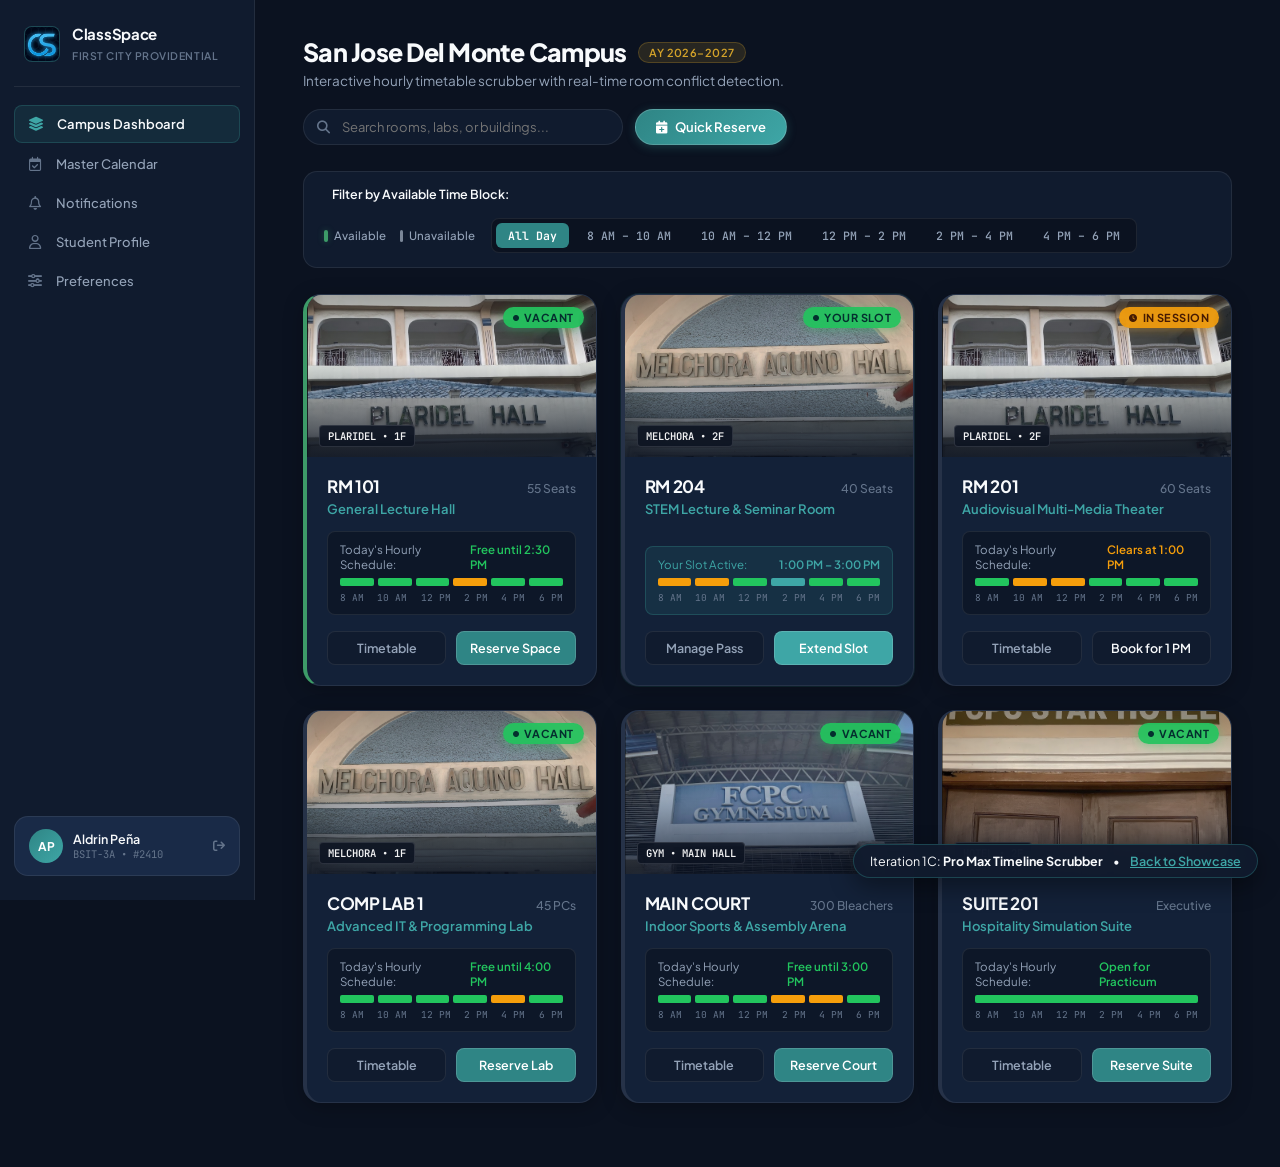
<file: mockups/iteration_1_pro_max_timeline.html>
<!DOCTYPE html>
<html lang="en">
<head>
    <meta charset="UTF-8">
    <meta name="viewport" content="width=device-width, initial-scale=1.0">
    <title>ClassSpace — Pro Max Hourly Scrubber</title>
    <link rel="preconnect" href="https://fonts.googleapis.com">
    <link rel="preconnect" href="https://fonts.gstatic.com" crossorigin>
    <link href="https://fonts.googleapis.com/css2?family=Plus+Jakarta+Sans:wght@400;500;600;700;800&family=JetBrains+Mono:wght@400;500;600&display=swap" rel="stylesheet">
    <link rel="stylesheet" href="https://cdnjs.cloudflare.com/ajax/libs/font-awesome/6.5.2/css/all.min.css">
    <style>
        :root {
            --bg-base: #0B1220;
            --bg-surface: #101B2E;
            --bg-card: #132138;
            --bg-card-hover: #182844;
            --bg-elevated: #192A47;
            --border: rgba(255, 255, 255, 0.08);
            --border-hover: rgba(47, 133, 133, 0.5);
            --brand-teal: #2F8585;
            --brand-teal-light: #3EA6A6;
            --brand-teal-dim: rgba(47, 133, 133, 0.16);
            --brand-gold: #D4A32A;
            --brand-gold-dim: rgba(212, 163, 42, 0.14);
            --text-high: #F8FAFC;
            --text-mid: #94A3B8;
            --text-low: #64748B;
            --status-green: #22C55E;
            --status-green-dim: rgba(34, 197, 94, 0.14);
            --status-amber: #F59E0B;
            --status-amber-dim: rgba(245, 158, 11, 0.14);
            --radius-xs: 6px;
            --radius-sm: 8px;
            --radius-md: 14px;
            --radius-lg: 18px;
            --radius-full: 9999px;
            --shadow-subtle: 0 4px 20px rgba(0, 0, 0, 0.25);
            --shadow-float: 0 14px 34px -4px rgba(0, 0, 0, 0.45);
            --transition-smooth: all 0.22s cubic-bezier(0.16, 1, 0.3, 1);
        }

        * { margin: 0; padding: 0; box-sizing: border-box; }

        body {
            font-family: 'Plus Jakarta Sans', -apple-system, BlinkMacSystemFont, sans-serif;
            background-color: var(--bg-base);
            color: var(--text-high);
            min-height: 100vh;
            display: flex;
            overflow-x: hidden;
            -webkit-font-smoothing: antialiased;
        }

        *:focus-visible {
            outline: 2px solid var(--brand-teal);
            outline-offset: 2px;
        }

        .app-shell {
            display: flex;
            width: 100%;
            min-height: 100vh;
        }

        /* Sidebar Navigation */
        .sidebar {
            width: 255px;
            background-color: var(--bg-surface);
            border-right: 1px solid var(--border);
            display: flex;
            flex-direction: column;
            padding: 24px 14px;
            position: sticky;
            top: 0;
            height: 100vh;
            flex-shrink: 0;
            z-index: 20;
        }

        .brand-header {
            display: flex;
            align-items: center;
            gap: 12px;
            padding: 0 10px 22px;
            border-bottom: 1px solid var(--border);
            margin-bottom: 18px;
        }

        .brand-logo {
            width: 36px;
            height: 36px;
            border-radius: var(--radius-sm);
            background: var(--brand-teal-dim);
            border: 1px solid rgba(47, 133, 133, 0.35);
            display: flex;
            align-items: center;
            justify-content: center;
            overflow: hidden;
        }

        .brand-logo img {
            width: 100%;
            height: 100%;
            object-fit: cover;
        }

        .brand-info h2 {
            font-size: 15px;
            font-weight: 700;
            letter-spacing: -0.02em;
            color: var(--text-high);
        }

        .brand-info span {
            font-size: 10.5px;
            color: var(--text-low);
            font-weight: 600;
            letter-spacing: 0.05em;
            text-transform: uppercase;
        }

        .nav-list {
            display: flex;
            flex-direction: column;
            gap: 3px;
            flex: 1;
        }

        .nav-link {
            display: flex;
            align-items: center;
            gap: 12px;
            padding: 10px 12px;
            border-radius: var(--radius-sm);
            color: var(--text-mid);
            text-decoration: none;
            font-size: 13px;
            font-weight: 500;
            transition: var(--transition-smooth);
        }

        .nav-link i {
            width: 18px;
            font-size: 14px;
            text-align: center;
            color: var(--text-low);
            transition: var(--transition-smooth);
        }

        .nav-link:hover {
            color: var(--text-high);
            background-color: rgba(255, 255, 255, 0.04);
        }

        .nav-link.active {
            color: var(--text-high);
            background-color: var(--brand-teal-dim);
            border: 1px solid rgba(47, 133, 133, 0.32);
            font-weight: 600;
        }

        .nav-link.active i {
            color: var(--brand-teal-light);
        }

        .sidebar-user {
            padding: 12px 14px;
            background: var(--bg-elevated);
            border: 1px solid var(--border);
            border-radius: var(--radius-md);
            display: flex;
            align-items: center;
            gap: 10px;
        }

        .user-avatar {
            width: 34px;
            height: 34px;
            border-radius: var(--radius-full);
            background: linear-gradient(135deg, var(--brand-teal), var(--brand-teal-light));
            color: white;
            display: flex;
            align-items: center;
            justify-content: center;
            font-weight: 700;
            font-size: 12px;
        }

        .user-meta {
            flex: 1;
            min-width: 0;
        }

        .user-name {
            font-size: 12.5px;
            font-weight: 600;
            color: var(--text-high);
            white-space: nowrap;
            overflow: hidden;
            text-overflow: ellipsis;
        }

        .user-sub {
            font-size: 10.5px;
            color: var(--text-low);
            font-family: 'JetBrains Mono', monospace;
        }

        /* --- Main Content --- */
        .main-content {
            flex: 1;
            padding: 36px 48px 64px;
            overflow-y: auto;
            max-width: 1440px;
        }

        /* --- Header --- */
        .page-header {
            display: flex;
            justify-content: space-between;
            align-items: center;
            margin-bottom: 26px;
            gap: 20px;
            flex-wrap: wrap;
        }

        .header-title-group h1 {
            font-size: 25px;
            font-weight: 800;
            letter-spacing: -0.03em;
            color: var(--text-high);
            display: flex;
            align-items: center;
            gap: 12px;
        }

        .header-pill {
            font-size: 11px;
            font-weight: 600;
            letter-spacing: 0.04em;
            text-transform: uppercase;
            padding: 3px 10px;
            background: var(--brand-gold-dim);
            color: var(--brand-gold);
            border-radius: var(--radius-full);
            border: 1px solid rgba(212, 163, 42, 0.25);
        }

        .header-title-group p {
            font-size: 13.5px;
            color: var(--text-mid);
            margin-top: 4px;
        }

        .header-actions {
            display: flex;
            align-items: center;
            gap: 12px;
        }

        .search-pill-box {
            position: relative;
            width: 320px;
        }

        .search-pill-box i {
            position: absolute;
            left: 14px;
            top: 50%;
            transform: translateY(-50%);
            color: var(--text-low);
            font-size: 13px;
        }

        .search-input {
            width: 100%;
            background: var(--bg-surface);
            border: 1px solid var(--border);
            border-radius: var(--radius-full);
            padding: 9px 38px 9px 38px;
            font-size: 13px;
            color: var(--text-high);
            font-family: inherit;
            outline: none;
            transition: var(--transition-smooth);
        }

        .search-input:focus {
            border-color: var(--brand-teal);
            box-shadow: 0 0 0 3px var(--brand-teal-dim);
        }

        .btn-primary-reserve {
            display: inline-flex;
            align-items: center;
            gap: 8px;
            background: linear-gradient(135deg, var(--brand-teal), var(--brand-teal-light));
            color: white;
            padding: 9px 20px;
            border-radius: var(--radius-full);
            font-size: 13px;
            font-weight: 600;
            text-decoration: none;
            border: 1px solid rgba(255, 255, 255, 0.18);
            box-shadow: 0 2px 10px rgba(47, 133, 133, 0.35);
            transition: var(--transition-smooth);
            cursor: pointer;
        }

        .btn-primary-reserve:hover {
            transform: translateY(-1px);
        }

        .btn-primary-reserve:active {
            transform: scale(0.97) translateY(1px);
        }

        /* --- Master Hour Time Scrubber (Page-level sync) --- */
        .timeline-global-controller {
            background: var(--bg-surface);
            border: 1px solid var(--border);
            border-radius: var(--radius-md);
            padding: 14px 20px;
            display: flex;
            align-items: center;
            justify-content: space-between;
            margin-bottom: 26px;
            gap: 16px;
            flex-wrap: wrap;
        }

        .time-scrub-label {
            display: flex;
            align-items: center;
            gap: 8px;
            font-size: 12.5px;
            font-weight: 600;
            color: var(--text-high);
        }

        .time-blocks-group {
            display: flex;
            gap: 6px;
            background: var(--bg-base);
            padding: 4px;
            border-radius: var(--radius-sm);
            border: 1px solid var(--border);
        }

        .time-block-pill {
            padding: 5px 12px;
            border-radius: var(--radius-xs);
            font-size: 11.5px;
            font-family: 'JetBrains Mono', monospace;
            font-weight: 500;
            color: var(--text-mid);
            background: transparent;
            border: none;
            cursor: pointer;
            transition: var(--transition-smooth);
        }

        .time-block-pill:hover {
            color: var(--text-high);
        }

        .time-block-pill.active {
            background: var(--brand-teal);
            color: white;
            font-weight: 600;
        }

        /* --- 3-Column Structured Grid --- */
        .rooms-grid {
            display: grid;
            grid-template-columns: repeat(3, 1fr);
            gap: 24px;
        }

        /* Consistent Room Card Shell with 4px Status Edge */
        .room-card {
            background: var(--bg-card);
            border: 1px solid var(--border);
            border-left: 4px solid var(--border); /* Signature status edge */
            border-radius: var(--radius-lg);
            overflow: hidden;
            display: flex;
            flex-direction: column;
            transition: var(--transition-smooth);
            box-shadow: var(--shadow-subtle);
            position: relative;
        }

        /* Status Edge Colors: Green for available, Gray for unavailable */
        .room-card[data-status="vacant"],
        .room-card.room-status-available {
            border-left-color: #3D9B68;
        }

        .room-card[data-status="busy"],
        .room-card.room-status-unavailable {
            border-left-color: #7B8798;
        }

        .room-card:hover {
            border-color: var(--border-hover);
            transform: translateY(-3px);
            box-shadow: var(--shadow-float);
            background: var(--bg-card-hover);
        }

        .room-card[data-status="vacant"]:hover {
            border-left-color: #4ade80;
            box-shadow: -2px 0 14px rgba(61, 155, 104, 0.35), var(--shadow-float);
        }

        .room-card[data-status="busy"]:hover {
            border-left-color: #94a3b8;
            box-shadow: -2px 0 10px rgba(123, 135, 152, 0.25), var(--shadow-float);
        }

        /* Room status edge legend */
        .room-status-legend {
            display: inline-flex;
            align-items: center;
            gap: 14px;
            color: var(--text-mid);
            font-size: 11.5px;
            font-weight: 500;
        }

        .legend-item {
            display: inline-flex;
            align-items: center;
            gap: 6px;
            white-space: nowrap;
        }

        .legend-edge-bar {
            width: 3.5px;
            height: 12px;
            border-radius: 2px;
            display: inline-block;
        }

        .legend-edge-available {
            background: #3D9B68;
            box-shadow: 0 0 6px rgba(61, 155, 104, 0.4);
        }

        .legend-edge-unavailable {
            background: #7B8798;
        }

        .room-card.user-active-space {
            box-shadow: 0 0 0 1px var(--brand-teal-dim), var(--shadow-subtle);
        }

        .card-photo-box {
            position: relative;
            width: 100%;
            aspect-ratio: 16 / 9;
            overflow: hidden;
            background: #0f1c30;
        }

        .card-photo-box img {
            width: 100%;
            height: 100%;
            object-fit: cover;
            transition: transform 0.5s ease;
            display: block;
        }

        .room-card:hover .card-photo-box img {
            transform: scale(1.04);
        }

        .photo-scrim {
            position: absolute;
            inset: 0;
            background: linear-gradient(180deg, rgba(0,0,0,0.3) 0%, transparent 40%, rgba(11,18,32,0.85) 100%);
            pointer-events: none;
        }

        .hall-pill {
            position: absolute;
            bottom: 10px;
            left: 12px;
            font-size: 10.5px;
            font-family: 'JetBrains Mono', monospace;
            font-weight: 600;
            color: rgba(255, 255, 255, 0.95);
            background: rgba(11, 18, 32, 0.85);
            backdrop-filter: blur(8px);
            padding: 3px 8px;
            border-radius: 4px;
            border: 1px solid rgba(255, 255, 255, 0.12);
        }

        .status-chip {
            position: absolute;
            top: 12px;
            right: 12px;
            font-size: 11px;
            font-weight: 700;
            letter-spacing: 0.04em;
            padding: 4px 10px;
            border-radius: var(--radius-full);
            display: inline-flex;
            align-items: center;
            gap: 5px;
            backdrop-filter: blur(8px);
        }

        .status-chip.vacant {
            background: rgba(34, 197, 94, 0.92);
            color: #042f2e;
            box-shadow: 0 2px 10px rgba(34, 197, 94, 0.35);
        }

        .status-chip.in-session {
            background: rgba(245, 158, 11, 0.92);
            color: #451a03;
            box-shadow: 0 2px 10px rgba(245, 158, 11, 0.35);
        }

        .card-body {
            padding: 18px 20px 20px;
            display: flex;
            flex-direction: column;
            flex: 1;
        }

        .title-row {
            display: flex;
            justify-content: space-between;
            align-items: baseline;
            margin-bottom: 4px;
        }

        .room-code {
            font-size: 17px;
            font-weight: 700;
            letter-spacing: -0.02em;
            color: var(--text-high);
        }

        .room-seats {
            font-size: 12px;
            color: var(--text-low);
            font-weight: 500;
        }

        .room-desc-type {
            font-size: 13px;
            color: var(--brand-teal-light);
            font-weight: 600;
            margin-bottom: 14px;
        }

        /* Mini Hourly Scrubber inside Card */
        .card-hourly-scrubber {
            background: rgba(0, 0, 0, 0.28);
            border: 1px solid var(--border);
            border-radius: var(--radius-sm);
            padding: 10px 12px;
            margin-top: auto;
            margin-bottom: 16px;
        }

        .scrubber-header {
            display: flex;
            justify-content: space-between;
            font-size: 11.5px;
            margin-bottom: 6px;
        }

        .scrubber-time-bar {
            display: grid;
            grid-template-columns: repeat(6, 1fr);
            gap: 4px;
            height: 8px;
        }

        .hour-tick {
            border-radius: 2px;
            background: rgba(255, 255, 255, 0.1);
            position: relative;
            cursor: pointer;
            transition: var(--transition-smooth);
        }

        .hour-tick.free { background: var(--status-green); }
        .hour-tick.busy { background: var(--status-amber); }
        .hour-tick.active-user { background: var(--brand-teal-light); }

        .hour-tick:hover {
            transform: scaleY(1.4);
        }

        .scrubber-labels {
            display: flex;
            justify-content: space-between;
            font-size: 9.5px;
            font-family: 'JetBrains Mono', monospace;
            color: var(--text-low);
            margin-top: 5px;
        }

        .action-cluster {
            display: flex;
            align-items: center;
            gap: 10px;
        }

        .btn-subtle {
            flex: 1;
            padding: 8px 12px;
            border-radius: var(--radius-sm);
            background: var(--bg-surface);
            color: var(--text-mid);
            border: 1px solid var(--border);
            font-size: 12.5px;
            font-weight: 600;
            cursor: pointer;
            text-align: center;
            text-decoration: none;
            transition: var(--transition-smooth);
        }

        .btn-subtle:hover {
            color: var(--text-high);
            border-color: rgba(255, 255, 255, 0.25);
            background: var(--bg-elevated);
        }

        .btn-reserve-trigger {
            flex: 1;
            padding: 8px 12px;
            border-radius: var(--radius-sm);
            background: var(--brand-teal);
            color: white;
            border: 1px solid rgba(255, 255, 255, 0.15);
            font-size: 12.5px;
            font-weight: 600;
            cursor: pointer;
            text-align: center;
            text-decoration: none;
            transition: var(--transition-smooth);
        }

        .btn-reserve-trigger:hover {
            background: var(--brand-teal-light);
        }

        .mockup-switcher-float {
            position: fixed;
            bottom: 22px;
            right: 22px;
            background: rgba(16, 27, 46, 0.95);
            border: 1px solid rgba(47, 133, 133, 0.4);
            backdrop-filter: blur(12px);
            padding: 8px 16px;
            border-radius: var(--radius-full);
            font-size: 12.5px;
            color: var(--text-high);
            box-shadow: 0 8px 24px rgba(0, 0, 0, 0.4);
            display: flex;
            align-items: center;
            gap: 10px;
            z-index: 999;
        }

        .mockup-switcher-float a {
            color: var(--brand-teal-light);
            text-decoration: underline;
            font-weight: 600;
        }

        @media (max-width: 1200px) {
            .rooms-grid { grid-template-columns: repeat(2, 1fr); }
        }
        @media (max-width: 768px) {
            .rooms-grid { grid-template-columns: 1fr; }
            .sidebar { display: none; }
            .main-content { padding: 20px; }
            .search-pill-box { width: 100%; }
        }
    </style>
</head>
<body>

<div class="app-shell">

    <!-- SIDEBAR -->
    <aside class="sidebar">
        <div class="brand-header">
            <div class="brand-logo">
                <img src="../public/images/logo.png" alt="ClassSpace">
            </div>
            <div class="brand-info">
                <h2>ClassSpace</h2>
                <span>First City Providential</span>
            </div>
        </div>

        <nav class="nav-list">
            <a href="#" class="nav-link active">
                <i class="fa-solid fa-layer-group"></i>
                <span>Campus Dashboard</span>
            </a>
            <a href="#" class="nav-link">
                <i class="fa-regular fa-calendar-check"></i>
                <span>Master Calendar</span>
            </a>
            <a href="#" class="nav-link">
                <i class="fa-regular fa-bell"></i>
                <span>Notifications</span>
            </a>
            <a href="#" class="nav-link">
                <i class="fa-regular fa-user"></i>
                <span>Student Profile</span>
            </a>
            <a href="#" class="nav-link">
                <i class="fa-solid fa-sliders"></i>
                <span>Preferences</span>
            </a>
        </nav>

        <div class="sidebar-user">
            <div class="user-avatar">AP</div>
            <div class="user-meta">
                <div class="user-name">Aldrin Peña</div>
                <div class="user-sub">BSIT-3A &bull; #2410</div>
            </div>
            <i class="fa-solid fa-arrow-right-from-bracket" style="color:var(--text-low); font-size:12px; cursor:pointer;" title="Sign out"></i>
        </div>
    </aside>

    <!-- MAIN CONTENT -->
    <main class="main-content">

        <header class="page-header">
            <div class="header-title-group">
                <h1>
                    San Jose Del Monte Campus
                    <span class="header-pill">AY 2026–2027</span>
                </h1>
                <p>Interactive hourly timetable scrubber with real-time room conflict detection.</p>
            </div>

            <div class="header-actions">
                <div class="search-pill-box">
                    <i class="fa-solid fa-magnifying-glass"></i>
                    <input type="text" class="search-input" placeholder="Search rooms, labs, or buildings...">
                </div>
                <a href="../app/views/reserve_view.php" class="btn-primary-reserve">
                    <i class="fa-solid fa-calendar-plus"></i>
                    <span>Quick Reserve</span>
                </a>
            </div>
        </header>

        <!-- Master Hourly Controller Bar -->
        <div class="timeline-global-controller">
            <div class="time-scrub-label">
                <i class="fa-solid fa-clock-desk" style="color:var(--brand-teal-light);"></i>
                <span>Filter by Available Time Block:</span>
            </div>

            <div style="display:flex; align-items:center; gap:16px; flex-wrap:wrap;">
                <div class="room-status-legend">
                    <span class="legend-item"><span class="legend-edge-bar legend-edge-available"></span> Available</span>
                    <span class="legend-item"><span class="legend-edge-bar legend-edge-unavailable"></span> Unavailable</span>
                </div>

                <div class="time-blocks-group">
                    <button class="time-block-pill active">All Day</button>
                    <button class="time-block-pill">8 AM – 10 AM</button>
                    <button class="time-block-pill">10 AM – 12 PM</button>
                    <button class="time-block-pill">12 PM – 2 PM</button>
                    <button class="time-block-pill">2 PM – 4 PM</button>
                    <button class="time-block-pill">4 PM – 6 PM</button>
                </div>
            </div>
        </div>

        <!-- 3-Column Structured Grid with Card Hourly Scrubbers -->
        <div class="rooms-grid">

            <!-- Card 1 -->
            <article class="room-card room-status-available" data-status="vacant">
                <div class="card-photo-box">
                    <img src="../public/images/plaridel.jpeg" alt="Plaridel RM 101">
                    <div class="photo-scrim"></div>
                    <span class="hall-pill">PLARIDEL &bull; 1F</span>
                    <span class="status-chip vacant">
                        <i class="fa-solid fa-circle" style="font-size:6px;"></i> VACANT
                    </span>
                </div>
                <div class="card-body">
                    <div class="title-row">
                        <h3 class="room-code">RM 101</h3>
                        <span class="room-seats">55 Seats</span>
                    </div>
                    <div class="room-desc-type">General Lecture Hall</div>

                    <div class="card-hourly-scrubber">
                        <div class="scrubber-header">
                            <span style="color:var(--text-mid);">Today's Hourly Schedule:</span>
                            <span style="color:var(--status-green); font-weight:600;">Free until 2:30 PM</span>
                        </div>
                        <div class="scrubber-time-bar">
                            <div class="hour-tick free" title="8:00 AM - 10:00 AM: Free"></div>
                            <div class="hour-tick free" title="10:00 AM - 12:00 PM: Free"></div>
                            <div class="hour-tick free" title="12:00 PM - 2:00 PM: Free"></div>
                            <div class="hour-tick busy" title="2:00 PM - 4:00 PM: In Session (IT 302)"></div>
                            <div class="hour-tick free" title="4:00 PM - 6:00 PM: Free"></div>
                            <div class="hour-tick free" title="6:00 PM - 7:00 PM: Free"></div>
                        </div>
                        <div class="scrubber-labels">
                            <span>8 AM</span>
                            <span>10 AM</span>
                            <span>12 PM</span>
                            <span>2 PM</span>
                            <span>4 PM</span>
                            <span>6 PM</span>
                        </div>
                    </div>

                    <div class="action-cluster">
                        <a href="#" class="btn-subtle">Timetable</a>
                        <a href="../app/views/reserve_view.php?room_id=1" class="btn-reserve-trigger">Reserve Space</a>
                    </div>
                </div>
            </article>

            <!-- Card 2 (Active Booking) -->
            <article class="room-card user-active-space">
                <div class="card-photo-box">
                    <img src="../public/images/melchora.jpg" alt="Melchora RM 204">
                    <div class="photo-scrim"></div>
                    <span class="hall-pill">MELCHORA &bull; 2F</span>
                    <span class="status-chip vacant">
                        <i class="fa-solid fa-circle" style="font-size:6px;"></i> YOUR SLOT
                    </span>
                </div>
                <div class="card-body">
                    <div class="title-row">
                        <h3 class="room-code">RM 204</h3>
                        <span class="room-seats">40 Seats</span>
                    </div>
                    <div class="room-desc-type">STEM Lecture &amp; Seminar Room</div>

                    <div class="card-hourly-scrubber" style="background:var(--brand-teal-dim); border-color:rgba(47,133,133,0.35);">
                        <div class="scrubber-header">
                            <span style="color:var(--brand-teal-light);">Your Slot Active:</span>
                            <span style="color:var(--brand-teal-light); font-weight:600;">1:00 PM – 3:00 PM</span>
                        </div>
                        <div class="scrubber-time-bar">
                            <div class="hour-tick busy" title="8:00 AM - 10:00 AM: Busy"></div>
                            <div class="hour-tick busy" title="10:00 AM - 12:00 PM: Busy"></div>
                            <div class="hour-tick free" title="12:00 PM - 1:00 PM: Free"></div>
                            <div class="hour-tick active-user" title="1:00 PM - 3:00 PM: Reserved by you"></div>
                            <div class="hour-tick free" title="3:00 PM - 5:00 PM: Free"></div>
                            <div class="hour-tick free" title="5:00 PM - 7:00 PM: Free"></div>
                        </div>
                        <div class="scrubber-labels">
                            <span>8 AM</span>
                            <span>10 AM</span>
                            <span>12 PM</span>
                            <span>2 PM</span>
                            <span>4 PM</span>
                            <span>6 PM</span>
                        </div>
                    </div>

                    <div class="action-cluster">
                        <a href="#" class="btn-subtle">Manage Pass</a>
                        <a href="../app/views/reserve_view.php?room_id=2" class="btn-reserve-trigger" style="background:var(--brand-teal-light);">Extend Slot</a>
                    </div>
                </div>
            </article>

            <!-- Card 3 -->
            <article class="room-card">
                <div class="card-photo-box">
                    <img src="../public/images/plaridel.jpeg" alt="Plaridel RM 201">
                    <div class="photo-scrim"></div>
                    <span class="hall-pill">PLARIDEL &bull; 2F</span>
                    <span class="status-chip in-session">
                        <i class="fa-solid fa-clock" style="font-size:8px;"></i> IN SESSION
                    </span>
                </div>
                <div class="card-body">
                    <div class="title-row">
                        <h3 class="room-code">RM 201</h3>
                        <span class="room-seats">60 Seats</span>
                    </div>
                    <div class="room-desc-type">Audiovisual Multi-Media Theater</div>

                    <div class="card-hourly-scrubber">
                        <div class="scrubber-header">
                            <span style="color:var(--text-mid);">Today's Hourly Schedule:</span>
                            <span style="color:var(--status-amber); font-weight:600;">Clears at 1:00 PM</span>
                        </div>
                        <div class="scrubber-time-bar">
                            <div class="hour-tick free" title="8:00 AM - 10:00 AM: Free"></div>
                            <div class="hour-tick busy" title="10:00 AM - 1:00 PM: In Session (ENGL 101)"></div>
                            <div class="hour-tick busy" title="10:00 AM - 1:00 PM: In Session (ENGL 101)"></div>
                            <div class="hour-tick free" title="1:00 PM - 3:00 PM: Free"></div>
                            <div class="hour-tick free" title="3:00 PM - 5:00 PM: Free"></div>
                            <div class="hour-tick free" title="5:00 PM - 7:00 PM: Free"></div>
                        </div>
                        <div class="scrubber-labels">
                            <span>8 AM</span>
                            <span>10 AM</span>
                            <span>12 PM</span>
                            <span>2 PM</span>
                            <span>4 PM</span>
                            <span>6 PM</span>
                        </div>
                    </div>

                    <div class="action-cluster">
                        <a href="#" class="btn-subtle">Timetable</a>
                        <a href="../app/views/reserve_view.php?room_id=3" class="btn-subtle" style="color:var(--text-high);">Book for 1 PM</a>
                    </div>
                </div>
            </article>

            <!-- Card 4 -->
            <article class="room-card">
                <div class="card-photo-box">
                    <img src="../public/images/melchora.jpg" alt="Melchora Lab 1">
                    <div class="photo-scrim"></div>
                    <span class="hall-pill">MELCHORA &bull; 1F</span>
                    <span class="status-chip vacant">
                        <i class="fa-solid fa-circle" style="font-size:6px;"></i> VACANT
                    </span>
                </div>
                <div class="card-body">
                    <div class="title-row">
                        <h3 class="room-code">COMP LAB 1</h3>
                        <span class="room-seats">45 PCs</span>
                    </div>
                    <div class="room-desc-type">Advanced IT &amp; Programming Lab</div>

                    <div class="card-hourly-scrubber">
                        <div class="scrubber-header">
                            <span style="color:var(--text-mid);">Today's Hourly Schedule:</span>
                            <span style="color:var(--status-green); font-weight:600;">Free until 4:00 PM</span>
                        </div>
                        <div class="scrubber-time-bar">
                            <div class="hour-tick free" title="8:00 AM - 10:00 AM: Free"></div>
                            <div class="hour-tick free" title="10:00 AM - 12:00 PM: Free"></div>
                            <div class="hour-tick free" title="12:00 PM - 2:00 PM: Free"></div>
                            <div class="hour-tick free" title="2:00 PM - 4:00 PM: Free"></div>
                            <div class="hour-tick busy" title="4:00 PM - 6:00 PM: CS Lab Session"></div>
                            <div class="hour-tick free" title="6:00 PM - 7:00 PM: Free"></div>
                        </div>
                        <div class="scrubber-labels">
                            <span>8 AM</span>
                            <span>10 AM</span>
                            <span>12 PM</span>
                            <span>2 PM</span>
                            <span>4 PM</span>
                            <span>6 PM</span>
                        </div>
                    </div>

                    <div class="action-cluster">
                        <a href="#" class="btn-subtle">Timetable</a>
                        <a href="../app/views/reserve_view.php?room_id=4" class="btn-reserve-trigger">Reserve Lab</a>
                    </div>
                </div>
            </article>

            <!-- Card 5 -->
            <article class="room-card">
                <div class="card-photo-box">
                    <img src="../public/images/gym.png" alt="Gymnasium">
                    <div class="photo-scrim"></div>
                    <span class="hall-pill">GYM &bull; MAIN HALL</span>
                    <span class="status-chip vacant">
                        <i class="fa-solid fa-circle" style="font-size:6px;"></i> VACANT
                    </span>
                </div>
                <div class="card-body">
                    <div class="title-row">
                        <h3 class="room-code">MAIN COURT</h3>
                        <span class="room-seats">300 Bleachers</span>
                    </div>
                    <div class="room-desc-type">Indoor Sports &amp; Assembly Arena</div>

                    <div class="card-hourly-scrubber">
                        <div class="scrubber-header">
                            <span style="color:var(--text-mid);">Today's Hourly Schedule:</span>
                            <span style="color:var(--status-green); font-weight:600;">Free until 3:00 PM</span>
                        </div>
                        <div class="scrubber-time-bar">
                            <div class="hour-tick free" title="8:00 AM - 10:00 AM: Free"></div>
                            <div class="hour-tick free" title="10:00 AM - 12:00 PM: Free"></div>
                            <div class="hour-tick free" title="12:00 PM - 3:00 PM: Free"></div>
                            <div class="hour-tick busy" title="3:00 PM - 5:00 PM: Varsity Practice"></div>
                            <div class="hour-tick busy" title="5:00 PM - 7:00 PM: PE Class"></div>
                            <div class="hour-tick free" title="7:00 PM: Open"></div>
                        </div>
                        <div class="scrubber-labels">
                            <span>8 AM</span>
                            <span>10 AM</span>
                            <span>12 PM</span>
                            <span>2 PM</span>
                            <span>4 PM</span>
                            <span>6 PM</span>
                        </div>
                    </div>

                    <div class="action-cluster">
                        <a href="#" class="btn-subtle">Timetable</a>
                        <a href="../app/views/reserve_view.php?room_id=5" class="btn-reserve-trigger">Reserve Court</a>
                    </div>
                </div>
            </article>

            <!-- Card 6 -->
            <article class="room-card">
                <div class="card-photo-box">
                    <img src="../public/images/hotel.jpeg" alt="FCPC Hotel">
                    <div class="photo-scrim"></div>
                    <span class="hall-pill">HOTEL &bull; 2F</span>
                    <span class="status-chip vacant">
                        <i class="fa-solid fa-circle" style="font-size:6px;"></i> VACANT
                    </span>
                </div>
                <div class="card-body">
                    <div class="title-row">
                        <h3 class="room-code">SUITE 201</h3>
                        <span class="room-seats">Executive</span>
                    </div>
                    <div class="room-desc-type">Hospitality Simulation Suite</div>

                    <div class="card-hourly-scrubber">
                        <div class="scrubber-header">
                            <span style="color:var(--text-mid);">Today's Hourly Schedule:</span>
                            <span style="color:var(--status-green); font-weight:600;">Open for Practicum</span>
                        </div>
                        <div class="scrubber-time-bar">
                            <div class="hour-tick free" style="grid-column: span 6;" title="8:00 AM - 7:00 PM: Free for Practicum"></div>
                        </div>
                        <div class="scrubber-labels">
                            <span>8 AM</span>
                            <span>10 AM</span>
                            <span>12 PM</span>
                            <span>2 PM</span>
                            <span>4 PM</span>
                            <span>6 PM</span>
                        </div>
                    </div>

                    <div class="action-cluster">
                        <a href="#" class="btn-subtle">Timetable</a>
                        <a href="../app/views/reserve_view.php?room_id=6" class="btn-reserve-trigger">Reserve Suite</a>
                    </div>
                </div>
            </article>

        </div>

    </main>

</div>

<div class="mockup-switcher-float">
    <span>Iteration 1C: <strong>Pro Max Timeline Scrubber</strong></span>
    &bull; <a href="index.html">Back to Showcase</a>
</div>

</body>
</html>
</file>
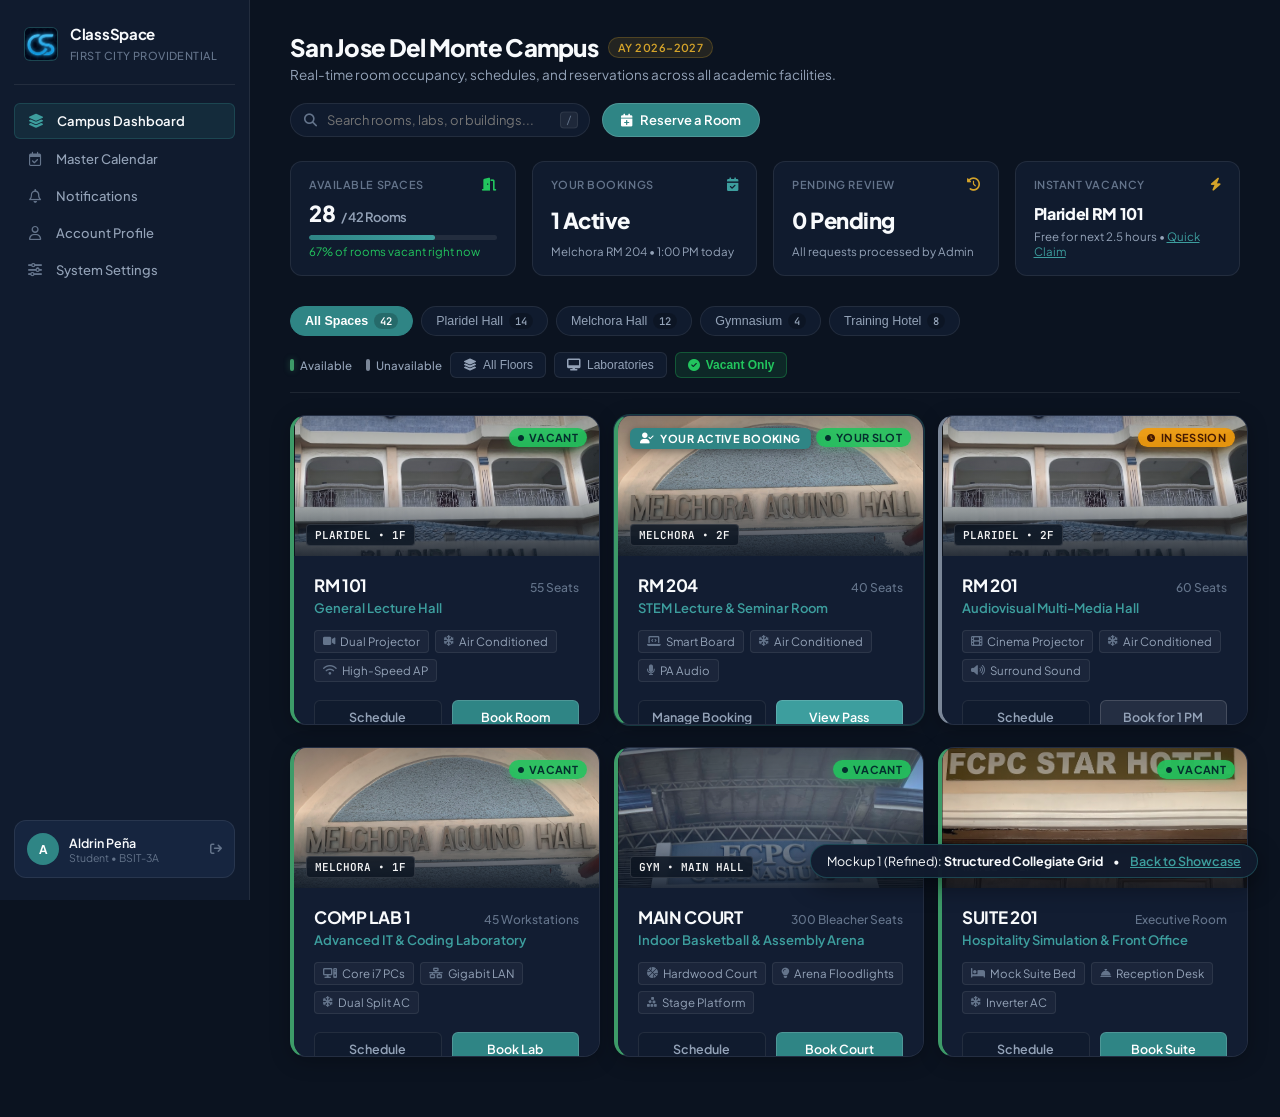
<file: mockups/option_1_collegiate.html>
<!DOCTYPE html>
<html lang="en">
<head>
    <meta charset="UTF-8">
    <meta name="viewport" content="width=device-width, initial-scale=1.0">
    <title>Mockup 1 (Refined): Structured Collegiate Grid — ClassSpace</title>
    <link rel="preconnect" href="https://fonts.googleapis.com">
    <link rel="preconnect" href="https://fonts.gstatic.com" crossorigin>
    <link href="https://fonts.googleapis.com/css2?family=Plus+Jakarta+Sans:wght@400;500;600;700;800&family=JetBrains+Mono:wght@400;500;600&display=swap" rel="stylesheet">
    <link rel="stylesheet" href="https://cdnjs.cloudflare.com/ajax/libs/font-awesome/6.5.2/css/all.min.css">
    <style>
        :root {
            /* Authentic FCPC Institutional Palette */
            --bg-base: #0B1320;
            --bg-surface: #101B2E;
            --bg-elevated: #16253F;
            --bg-card: #121D32;
            --border: rgba(255, 255, 255, 0.08);
            --border-hover: rgba(47, 133, 133, 0.45);
            --brand-teal: #2F8585;
            --brand-teal-light: #3D9E9E;
            --brand-teal-dim: rgba(47, 133, 133, 0.16);
            --brand-gold: #D4A32A;
            --brand-gold-dim: rgba(212, 163, 42, 0.12);
            --text-high: #F8FAFC;
            --text-mid: #94A3B8;
            --text-low: #64748B;
            --status-green: #22C55E;
            --status-green-dim: rgba(34, 197, 94, 0.12);
            --status-amber: #F59E0B;
            --status-amber-dim: rgba(245, 158, 11, 0.12);
            --radius-sm: 6px;
            --radius-md: 12px;
            --radius-lg: 16px;
            --radius-full: 9999px;
            --transition: all 0.2s cubic-bezier(0.16, 1, 0.3, 1);
            --shadow-card: 0 4px 20px rgba(0, 0, 0, 0.25);
            --shadow-hover: 0 10px 28px rgba(0, 0, 0, 0.35);
        }

        * { margin: 0; padding: 0; box-sizing: border-box; }

        body {
            font-family: 'Plus Jakarta Sans', -apple-system, BlinkMacSystemFont, sans-serif;
            background-color: var(--bg-base);
            color: var(--text-high);
            min-height: 100vh;
            display: flex;
            overflow-x: hidden;
            -webkit-font-smoothing: antialiased;
        }

        /* --- App Layout --- */
        .app-shell {
            display: flex;
            width: 100%;
            min-height: 100vh;
        }

        /* --- Sidebar Navigation --- */
        .sidebar {
            width: 250px;
            background-color: var(--bg-surface);
            border-right: 1px solid var(--border);
            display: flex;
            flex-direction: column;
            padding: 22px 14px;
            position: sticky;
            top: 0;
            height: 100vh;
            flex-shrink: 0;
        }

        .brand-header {
            display: flex;
            align-items: center;
            gap: 12px;
            padding: 2px 10px 20px;
            border-bottom: 1px solid var(--border);
            margin-bottom: 18px;
        }

        .brand-logo {
            width: 34px;
            height: 34px;
            border-radius: var(--radius-sm);
            background: var(--brand-teal-dim);
            border: 1px solid rgba(47, 133, 133, 0.3);
            display: flex;
            align-items: center;
            justify-content: center;
            overflow: hidden;
        }

        .brand-logo img {
            width: 100%;
            height: 100%;
            object-fit: cover;
        }

        .brand-info h2 {
            font-size: 15px;
            font-weight: 700;
            letter-spacing: -0.02em;
            color: var(--text-high);
        }

        .brand-info span {
            font-size: 11px;
            color: var(--text-low);
            font-weight: 500;
            letter-spacing: 0.04em;
            text-transform: uppercase;
        }

        .nav-list {
            display: flex;
            flex-direction: column;
            gap: 3px;
            flex: 1;
        }

        .nav-item {
            display: flex;
            align-items: center;
            gap: 12px;
            padding: 9px 12px;
            border-radius: var(--radius-sm);
            color: var(--text-mid);
            text-decoration: none;
            font-size: 13px;
            font-weight: 500;
            transition: var(--transition);
        }

        .nav-item i {
            width: 18px;
            font-size: 14px;
            text-align: center;
            color: var(--text-low);
            transition: var(--transition);
        }

        .nav-item:hover {
            color: var(--text-high);
            background-color: rgba(255, 255, 255, 0.04);
        }

        .nav-item:hover i {
            color: var(--brand-teal-light);
        }

        .nav-item.active {
            color: var(--text-high);
            background-color: var(--brand-teal-dim);
            border: 1px solid rgba(47, 133, 133, 0.3);
            font-weight: 600;
        }

        .nav-item.active i {
            color: var(--brand-teal-light);
        }

        .user-profile-strip {
            padding: 12px;
            background: var(--bg-elevated);
            border: 1px solid var(--border);
            border-radius: var(--radius-md);
            display: flex;
            align-items: center;
            gap: 10px;
        }

        .user-avatar {
            width: 32px;
            height: 32px;
            border-radius: var(--radius-full);
            background: var(--brand-teal);
            color: white;
            display: flex;
            align-items: center;
            justify-content: center;
            font-weight: 700;
            font-size: 12px;
        }

        .user-meta {
            flex: 1;
            min-width: 0;
        }

        .user-name {
            font-size: 12.5px;
            font-weight: 600;
            color: var(--text-high);
            white-space: nowrap;
            overflow: hidden;
            text-overflow: ellipsis;
        }

        .user-sub {
            font-size: 10.5px;
            color: var(--text-low);
        }

        /* --- Main Content --- */
        .main-content {
            flex: 1;
            padding: 32px 40px 60px;
            overflow-y: auto;
            max-width: 1440px;
        }

        /* --- Page Header Bar --- */
        .page-header {
            display: flex;
            justify-content: space-between;
            align-items: center;
            margin-bottom: 24px;
            gap: 20px;
            flex-wrap: wrap;
        }

        .header-left h1 {
            font-size: 24px;
            font-weight: 800;
            letter-spacing: -0.03em;
            color: var(--text-high);
            display: flex;
            align-items: center;
            gap: 10px;
        }

        .header-tag {
            font-size: 11px;
            font-weight: 600;
            letter-spacing: 0.04em;
            text-transform: uppercase;
            padding: 3px 9px;
            background: var(--brand-gold-dim);
            color: var(--brand-gold);
            border-radius: var(--radius-full);
            border: 1px solid rgba(212, 163, 42, 0.25);
        }

        .header-left p {
            font-size: 13.5px;
            color: var(--text-mid);
            margin-top: 4px;
        }

        .header-actions {
            display: flex;
            align-items: center;
            gap: 12px;
        }

        .search-pill {
            position: relative;
            width: 300px;
        }

        .search-pill i {
            position: absolute;
            left: 14px;
            top: 50%;
            transform: translateY(-50%);
            color: var(--text-low);
            font-size: 13px;
        }

        .search-pill input {
            width: 100%;
            background: var(--bg-surface);
            border: 1px solid var(--border);
            border-radius: var(--radius-full);
            padding: 8px 36px 8px 36px;
            font-size: 13px;
            color: var(--text-high);
            font-family: inherit;
            outline: none;
            transition: var(--transition);
        }

        .search-pill input:focus {
            border-color: var(--brand-teal);
            box-shadow: 0 0 0 3px var(--brand-teal-dim);
            background: var(--bg-elevated);
        }

        .search-kbd {
            position: absolute;
            right: 12px;
            top: 50%;
            transform: translateY(-50%);
            font-size: 10px;
            font-family: 'JetBrains Mono', monospace;
            color: var(--text-low);
            background: rgba(255, 255, 255, 0.06);
            padding: 1px 5px;
            border-radius: 4px;
            border: 1px solid var(--border);
        }

        .btn-primary-reserve {
            display: inline-flex;
            align-items: center;
            gap: 8px;
            background: var(--brand-teal);
            color: white;
            padding: 8px 18px;
            border-radius: var(--radius-full);
            font-size: 13px;
            font-weight: 600;
            text-decoration: none;
            border: 1px solid rgba(255, 255, 255, 0.15);
            transition: var(--transition);
            cursor: pointer;
        }

        .btn-primary-reserve:hover {
            background: var(--brand-teal-light);
            transform: translateY(-1px);
            box-shadow: 0 4px 14px rgba(47, 133, 133, 0.35);
        }

        .btn-primary-reserve:active {
            transform: translateY(0);
        }

        /* --- Predictable Structured KPI Strip --- */
        .kpi-strip {
            display: grid;
            grid-template-columns: repeat(4, 1fr);
            gap: 16px;
            margin-bottom: 30px;
        }

        .kpi-card {
            background: var(--bg-surface);
            border: 1px solid var(--border);
            border-radius: var(--radius-md);
            padding: 16px 18px;
            display: flex;
            flex-direction: column;
            justify-content: space-between;
            transition: var(--transition);
        }

        .kpi-card:hover {
            border-color: rgba(255, 255, 255, 0.15);
            background: var(--bg-elevated);
        }

        .kpi-header {
            display: flex;
            justify-content: space-between;
            align-items: center;
            margin-bottom: 8px;
        }

        .kpi-label {
            font-size: 11px;
            font-weight: 600;
            text-transform: uppercase;
            letter-spacing: 0.05em;
            color: var(--text-low);
        }

        .kpi-icon {
            font-size: 13px;
            color: var(--text-low);
        }

        .kpi-value {
            font-size: 22px;
            font-weight: 800;
            letter-spacing: -0.02em;
            color: var(--text-high);
            display: flex;
            align-items: baseline;
            gap: 6px;
        }

        .kpi-sub {
            font-size: 11.5px;
            color: var(--text-mid);
            margin-top: 4px;
        }

        .occupancy-bar {
            height: 5px;
            background: rgba(255, 255, 255, 0.08);
            border-radius: var(--radius-full);
            overflow: hidden;
            margin-top: 8px;
        }

        .occupancy-fill {
            height: 100%;
            width: 67%;
            background: linear-gradient(90deg, var(--brand-teal), var(--brand-teal-light));
            border-radius: var(--radius-full);
        }

        /* --- Filter Controller Bar --- */
        .filter-bar {
            display: flex;
            justify-content: space-between;
            align-items: center;
            margin-bottom: 22px;
            gap: 16px;
            flex-wrap: wrap;
            border-bottom: 1px solid var(--border);
            padding-bottom: 14px;
        }

        .filter-pills {
            display: flex;
            align-items: center;
            gap: 8px;
            flex-wrap: wrap;
        }

        .pill-tab {
            padding: 6px 14px;
            border-radius: var(--radius-full);
            font-size: 12.5px;
            font-weight: 500;
            color: var(--text-mid);
            background: var(--bg-surface);
            border: 1px solid var(--border);
            cursor: pointer;
            transition: var(--transition);
            display: inline-flex;
            align-items: center;
            gap: 6px;
        }

        .pill-tab:hover {
            color: var(--text-high);
            border-color: rgba(255, 255, 255, 0.2);
        }

        .pill-tab.active {
            background: var(--brand-teal);
            color: white;
            border-color: var(--brand-teal);
            font-weight: 600;
        }

        .pill-badge {
            font-size: 10.5px;
            font-family: 'JetBrains Mono', monospace;
            background: rgba(0, 0, 0, 0.2);
            padding: 1px 6px;
            border-radius: 10px;
        }

        .filter-secondary-toggles {
            display: flex;
            align-items: center;
            gap: 8px;
        }

        .toggle-btn {
            font-size: 12px;
            color: var(--text-mid);
            background: var(--bg-surface);
            border: 1px solid var(--border);
            border-radius: var(--radius-sm);
            padding: 5px 12px;
            cursor: pointer;
            transition: var(--transition);
            display: inline-flex;
            align-items: center;
            gap: 6px;
        }

        .toggle-btn:hover {
            color: var(--text-high);
            border-color: rgba(255, 255, 255, 0.2);
        }

        .toggle-btn.highlight {
            color: var(--status-green);
            border-color: rgba(34, 197, 94, 0.3);
            background: var(--status-green-dim);
            font-weight: 600;
        }

        /* --- PREDICTABLE 3-COLUMN ROOM GRID --- */
        .rooms-grid {
            display: grid;
            grid-template-columns: repeat(3, 1fr);
            gap: 22px;
        }

        /* Consistent Room Card Shell with 4px Status Edge */
        .room-card {
            background: var(--bg-card);
            border: 1px solid var(--border);
            border-left: 4px solid var(--border); /* Signature status edge */
            border-radius: var(--radius-lg);
            overflow: hidden;
            display: flex;
            flex-direction: column;
            transition: var(--transition);
            box-shadow: var(--shadow-card);
            position: relative;
            aspect-ratio: 1 / 1;
            min-height: 310px;
        }

        /* Status Edge Colors: Green for available, Gray for unavailable */
        .room-card.room-status-available,
        .room-card[data-status="vacant"] {
            border-left: 4px solid #3D9B68 !important;
        }

        .room-card.room-status-unavailable,
        .room-card[data-status="busy"] {
            border-left: 4px solid #7B8798 !important;
        }

        .room-card:hover {
            border-color: var(--border-hover);
            transform: translateY(-3px);
            box-shadow: var(--shadow-hover);
        }

        .room-card[data-status="vacant"]:hover,
        .room-card.room-status-available:hover {
            border-left-color: #4ade80 !important;
            box-shadow: -2px 0 14px rgba(61, 155, 104, 0.35), var(--shadow-hover);
        }

        .room-card[data-status="busy"]:hover,
        .room-card.room-status-unavailable:hover {
            border-left-color: #94a3b8 !important;
            box-shadow: -2px 0 10px rgba(123, 135, 152, 0.25), var(--shadow-hover);
        }

        /* Status Edge Legend */
        .room-status-legend {
            display: inline-flex;
            align-items: center;
            gap: 14px;
            color: var(--text-mid);
            font-size: 11.5px;
            font-weight: 500;
        }

        .legend-item {
            display: inline-flex;
            align-items: center;
            gap: 6px;
            white-space: nowrap;
        }

        .legend-edge-bar {
            width: 4px;
            height: 12px;
            border-radius: 2px;
            display: inline-block;
        }

        .legend-edge-available {
            background: #3D9B68;
            box-shadow: 0 0 6px rgba(61, 155, 104, 0.4);
        }

        .legend-edge-unavailable {
            background: #7B8798;
        }

        /* Highlight card for current user reservation (Hierarchy without chaotic geometry) */
        .room-card.user-active-space {
            box-shadow: 0 0 0 1px rgba(47, 133, 133, 0.35), var(--shadow-card);
        }

        .active-user-badge {
            position: absolute;
            top: 12px;
            left: 12px;
            z-index: 5;
            background: var(--brand-teal);
            color: white;
            font-size: 11px;
            font-weight: 700;
            letter-spacing: 0.04em;
            text-transform: uppercase;
            padding: 4px 10px;
            border-radius: var(--radius-sm);
            box-shadow: 0 2px 8px rgba(0, 0, 0, 0.4);
            display: flex;
            align-items: center;
            gap: 6px;
        }

        /* Room Photo Container (1:1 Card Fit) */
        .card-media {
            position: relative;
            width: 100%;
            flex: 1 1 auto;
            min-height: 140px;
            overflow: hidden;
            background: #0f1c30;
        }

        .card-media img {
            width: 100%;
            height: 100%;
            object-fit: cover;
            object-position: center 30%;
            transition: transform 0.4s ease;
            display: block;
        }

        .room-card:hover .card-media img {
            transform: scale(1.04);
        }

        /* Gradient scrim over photo for crisp text badge contrast */
        .card-media-scrim {
            position: absolute;
            inset: 0;
            background: linear-gradient(180deg, rgba(0,0,0,0.35) 0%, transparent 45%, rgba(11,19,32,0.85) 100%);
            pointer-events: none;
        }

        .building-loc-tag {
            position: absolute;
            bottom: 10px;
            left: 12px;
            font-size: 11px;
            font-family: 'JetBrains Mono', monospace;
            font-weight: 600;
            color: rgba(255, 255, 255, 0.95);
            background: rgba(11, 19, 32, 0.8);
            backdrop-filter: blur(6px);
            padding: 3px 8px;
            border-radius: 4px;
            border: 1px solid rgba(255, 255, 255, 0.12);
            transition: transform 0.35s cubic-bezier(0.16, 1, 0.3, 1);
        }

        .room-card:hover .building-loc-tag {
            transform: translateY(-50px);
        }

        .status-pill {
            position: absolute;
            top: 12px;
            right: 12px;
            font-size: 11px;
            font-weight: 700;
            letter-spacing: 0.03em;
            padding: 3px 9px;
            border-radius: var(--radius-full);
            display: inline-flex;
            align-items: center;
            gap: 5px;
            backdrop-filter: blur(8px);
        }

        .status-pill.vacant {
            background: rgba(34, 197, 94, 0.9);
            color: #042f2e;
            box-shadow: 0 2px 8px rgba(34, 197, 94, 0.3);
        }

        .status-pill.in-session {
            background: rgba(245, 158, 11, 0.9);
            color: #451a03;
            box-shadow: 0 2px 8px rgba(245, 158, 11, 0.3);
        }

        /* Card Body Content */
        .card-content {
            padding: 18px 20px 20px;
            display: flex;
            flex-direction: column;
            flex: 1;
            position: relative;
            background: var(--bg-card);
            z-index: 4;
            transition: transform 0.35s cubic-bezier(0.16, 1, 0.3, 1);
        }

        .room-card:hover .card-content {
            transform: translateY(-50px);
            margin-bottom: -50px;
        }

        .room-title-row {
            display: flex;
            justify-content: space-between;
            align-items: baseline;
            margin-bottom: 4px;
        }

        .room-code {
            font-size: 17px;
            font-weight: 700;
            letter-spacing: -0.02em;
            color: var(--text-high);
        }

        .room-capacity {
            font-size: 12px;
            color: var(--text-low);
            font-weight: 500;
        }

        .room-type-name {
            font-size: 13px;
            color: var(--brand-teal-light);
            font-weight: 600;
            margin-bottom: 14px;
        }

        /* Amenities Row */
        .amenities-list {
            display: flex;
            gap: 6px;
            flex-wrap: wrap;
            margin-bottom: 16px;
        }

        .amenity-tag {
            font-size: 11.5px;
            color: var(--text-mid);
            background: rgba(255, 255, 255, 0.04);
            border: 1px solid var(--border);
            padding: 3px 8px;
            border-radius: 4px;
            display: inline-flex;
            align-items: center;
            gap: 5px;
        }

        .amenity-tag i {
            color: var(--text-low);
            font-size: 11px;
        }

        /* Time & Availability Bar — Hidden by default, reveals on card hover */
        .schedule-window-bar {
            background: rgba(0, 0, 0, 0.25);
            border: 1px solid transparent;
            border-radius: var(--radius-sm);
            padding: 0 12px !important;
            display: flex;
            justify-content: space-between;
            align-items: center;
            font-size: 12px;
            margin-top: auto;
            margin-bottom: 0 !important;
            max-height: 0 !important;
            opacity: 0 !important;
            overflow: hidden !important;
            transform: translateY(16px);
            pointer-events: none;
            visibility: hidden;
            transition: max-height 0.35s cubic-bezier(0.16, 1, 0.3, 1),
                        opacity 0.25s ease,
                        margin-bottom 0.35s cubic-bezier(0.16, 1, 0.3, 1),
                        padding 0.35s cubic-bezier(0.16, 1, 0.3, 1),
                        border-color 0.25s ease,
                        visibility 0.25s ease,
                        transform 0.35s cubic-bezier(0.16, 1, 0.3, 1);
        }

        .room-card:hover .schedule-window-bar {
            max-height: 50px !important;
            opacity: 1 !important;
            visibility: visible !important;
            margin-bottom: 16px !important;
            padding: 8px 12px !important;
            border-color: var(--border) !important;
            transform: translateY(0) !important;
            pointer-events: auto;
        }

        .window-label {
            color: var(--text-low);
        }

        .window-time {
            font-family: 'JetBrains Mono', monospace;
            font-weight: 600;
            color: var(--text-high);
        }

        /* Action Buttons */
        .card-actions-row {
            display: flex;
            align-items: center;
            gap: 10px;
        }

        .btn-view-schedule {
            flex: 1;
            padding: 8px 12px;
            border-radius: var(--radius-sm);
            background: var(--bg-surface);
            color: var(--text-mid);
            border: 1px solid var(--border);
            font-size: 12.5px;
            font-weight: 600;
            cursor: pointer;
            text-align: center;
            text-decoration: none;
            transition: var(--transition);
        }

        .btn-view-schedule:hover {
            color: var(--text-high);
            border-color: rgba(255, 255, 255, 0.25);
            background: var(--bg-elevated);
        }

        .btn-card-reserve {
            flex: 1;
            padding: 8px 12px;
            border-radius: var(--radius-sm);
            background: var(--brand-teal);
            color: white;
            border: 1px solid rgba(255, 255, 255, 0.15);
            font-size: 12.5px;
            font-weight: 600;
            cursor: pointer;
            text-align: center;
            text-decoration: none;
            transition: var(--transition);
        }

        .btn-card-reserve:hover {
            background: var(--brand-teal-light);
            transform: translateY(-1px);
        }

        .btn-card-reserve:active {
            transform: translateY(0);
        }

        /* Floating Switcher Pill */
        .mockup-switcher-float {
            position: fixed;
            bottom: 22px;
            right: 22px;
            background: rgba(16, 27, 46, 0.95);
            border: 1px solid rgba(47, 133, 133, 0.4);
            backdrop-filter: blur(12px);
            padding: 8px 16px;
            border-radius: var(--radius-full);
            font-size: 12.5px;
            color: var(--text-high);
            box-shadow: 0 8px 24px rgba(0, 0, 0, 0.4);
            display: flex;
            align-items: center;
            gap: 10px;
            z-index: 1000;
        }

        .mockup-switcher-float a {
            color: var(--brand-teal-light);
            text-decoration: underline;
            font-weight: 600;
        }

        /* Responsive Breakpoints */
        @media (max-width: 1200px) {
            .rooms-grid { grid-template-columns: repeat(2, 1fr); }
            .kpi-strip { grid-template-columns: repeat(2, 1fr); }
        }
        @media (max-width: 768px) {
            .rooms-grid { grid-template-columns: 1fr; }
            .kpi-strip { grid-template-columns: 1fr; }
            .sidebar { display: none; }
            .main-content { padding: 20px; }
            .search-pill { width: 100%; }
        }
    </style>
</head>
<body>

<div class="app-shell">

    <!-- SIDEBAR -->
    <aside class="sidebar">
        <div class="brand-header">
            <div class="brand-logo">
                <img src="../public/images/logo.png" alt="ClassSpace">
            </div>
            <div class="brand-info">
                <h2>ClassSpace</h2>
                <span>First City Providential</span>
            </div>
        </div>

        <nav class="nav-list">
            <a href="#" class="nav-item active">
                <i class="fa-solid fa-layer-group"></i>
                <span>Campus Dashboard</span>
            </a>
            <a href="#" class="nav-item">
                <i class="fa-regular fa-calendar-check"></i>
                <span>Master Calendar</span>
            </a>
            <a href="#" class="nav-item">
                <i class="fa-regular fa-bell"></i>
                <span>Notifications</span>
            </a>
            <a href="#" class="nav-item">
                <i class="fa-regular fa-user"></i>
                <span>Account Profile</span>
            </a>
            <a href="#" class="nav-item">
                <i class="fa-solid fa-sliders"></i>
                <span>System Settings</span>
            </a>
        </nav>

        <div class="user-profile-strip">
            <div class="user-avatar">A</div>
            <div class="user-meta">
                <div class="user-name">Aldrin Peña</div>
                <div class="user-sub">Student &bull; BSIT-3A</div>
            </div>
            <i class="fa-solid fa-arrow-right-from-bracket" style="color:var(--text-low); font-size:12px; cursor:pointer;" title="Log out"></i>
        </div>
    </aside>

    <!-- MAIN DASHBOARD CONTENT -->
    <main class="main-content">

        <!-- Header -->
        <header class="page-header">
            <div class="header-left">
                <h1>
                    San Jose Del Monte Campus
                    <span class="header-tag">AY 2026–2027</span>
                </h1>
                <p>Real-time room occupancy, schedules, and reservations across all academic facilities.</p>
            </div>

            <div class="header-actions">
                <div class="search-pill">
                    <i class="fa-solid fa-magnifying-glass"></i>
                    <input type="text" placeholder="Search rooms, labs, or buildings...">
                    <span class="search-kbd">/</span>
                </div>
                <a href="../app/views/reserve_view.php" class="btn-primary-reserve">
                    <i class="fa-solid fa-calendar-plus"></i>
                    <span>Reserve a Room</span>
                </a>
            </div>
        </header>

        <!-- Structured Balanced KPI Strip (Equal 4-Cell Cadence) -->
        <section class="kpi-strip">
            <div class="kpi-card">
                <div class="kpi-header">
                    <span class="kpi-label">Available Spaces</span>
                    <i class="fa-solid fa-door-open kpi-icon" style="color:var(--status-green);"></i>
                </div>
                <div class="kpi-value">
                    28 <span style="font-size:13px; font-weight:600; color:var(--text-mid);">/ 42 Rooms</span>
                </div>
                <div class="occupancy-bar">
                    <div class="occupancy-fill"></div>
                </div>
                <div class="kpi-sub" style="color:var(--status-green);">67% of rooms vacant right now</div>
            </div>

            <div class="kpi-card">
                <div class="kpi-header">
                    <span class="kpi-label">Your Bookings</span>
                    <i class="fa-solid fa-calendar-check kpi-icon" style="color:var(--brand-teal-light);"></i>
                </div>
                <div class="kpi-value">1 Active</div>
                <div class="kpi-sub">Melchora RM 204 &bull; 1:00 PM today</div>
            </div>

            <div class="kpi-card">
                <div class="kpi-header">
                    <span class="kpi-label">Pending Review</span>
                    <i class="fa-solid fa-clock-rotate-left kpi-icon" style="color:var(--brand-gold);"></i>
                </div>
                <div class="kpi-value">0 Pending</div>
                <div class="kpi-sub">All requests processed by Admin</div>
            </div>

            <div class="kpi-card">
                <div class="kpi-header">
                    <span class="kpi-label">Instant Vacancy</span>
                    <i class="fa-solid fa-bolt kpi-icon" style="color:var(--brand-gold);"></i>
                </div>
                <div class="kpi-value" style="font-size:16px; margin-top:2px;">Plaridel RM 101</div>
                <div class="kpi-sub">Free for next 2.5 hours &bull; <a href="#" style="color:var(--brand-teal-light); text-decoration:underline;">Quick Claim</a></div>
            </div>
        </section>

        <!-- Filter & View Controller -->
        <div class="filter-bar">
            <div class="filter-pills">
                <button class="pill-tab active">
                    All Spaces <span class="pill-badge">42</span>
                </button>
                <button class="pill-tab">
                    Plaridel Hall <span class="pill-badge">14</span>
                </button>
                <button class="pill-tab">
                    Melchora Hall <span class="pill-badge">12</span>
                </button>
                <button class="pill-tab">
                    Gymnasium <span class="pill-badge">4</span>
                </button>
                <button class="pill-tab">
                    Training Hotel <span class="pill-badge">8</span>
                </button>
            </div>

            <div class="filter-secondary-toggles">
                <div class="room-status-legend">
                    <span class="legend-item"><span class="legend-edge-bar legend-edge-available"></span> Available</span>
                    <span class="legend-item"><span class="legend-edge-bar legend-edge-unavailable"></span> Unavailable</span>
                </div>
                <button class="toggle-btn"><i class="fa-solid fa-layer-group"></i> All Floors</button>
                <button class="toggle-btn"><i class="fa-solid fa-desktop"></i> Laboratories</button>
                <button class="toggle-btn highlight"><i class="fa-solid fa-circle-check"></i> Vacant Only</button>
            </div>
        </div>

        <!-- PREDICTABLE 3-COLUMN ROOM GRID (Every card has identical dimensions & photos) -->
        <div class="rooms-grid">

            <!-- Card 1: Plaridel RM 101 -->
            <article class="room-card room-status-available" data-status="vacant">
                <div class="card-media">
                    <img src="../public/images/plaridel.jpeg" alt="Plaridel Hall Room 101">
                    <div class="card-media-scrim"></div>
                    <span class="building-loc-tag">PLARIDEL &bull; 1F</span>
                    <span class="status-pill vacant">
                        <i class="fa-solid fa-circle" style="font-size:6px;"></i> VACANT
                    </span>
                </div>
                <div class="card-content">
                    <div class="room-title-row">
                        <h3 class="room-code">RM 101</h3>
                        <span class="room-capacity">55 Seats</span>
                    </div>
                    <div class="room-type-name">General Lecture Hall</div>
                    <div class="amenities-list">
                        <span class="amenity-tag"><i class="fa-solid fa-video"></i> Dual Projector</span>
                        <span class="amenity-tag"><i class="fa-solid fa-snowflake"></i> Air Conditioned</span>
                        <span class="amenity-tag"><i class="fa-solid fa-wifi"></i> High-Speed AP</span>
                    </div>
                    <div class="schedule-window-bar">
                        <span class="window-label">Available Window:</span>
                        <span class="window-time">Free until 2:30 PM</span>
                    </div>
                    <div class="card-actions-row">
                        <a href="#" class="btn-view-schedule">Schedule</a>
                        <a href="../app/views/reserve_view.php?room_id=1" class="btn-card-reserve">Book Room</a>
                    </div>
                </div>
            </article>

            <!-- Card 2: Melchora RM 204 (Highlighted: Current User Reservation!) -->
            <article class="room-card user-active-space room-status-available" data-status="vacant">
                <div class="active-user-badge">
                    <i class="fa-solid fa-user-check"></i> Your Active Booking
                </div>
                <div class="card-media">
                    <img src="../public/images/melchora.jpg" alt="Melchora Hall Room 204">
                    <div class="card-media-scrim"></div>
                    <span class="building-loc-tag">MELCHORA &bull; 2F</span>
                    <span class="status-pill vacant">
                        <i class="fa-solid fa-circle" style="font-size:6px;"></i> YOUR SLOT
                    </span>
                </div>
                <div class="card-content">
                    <div class="room-title-row">
                        <h3 class="room-code">RM 204</h3>
                        <span class="room-capacity">40 Seats</span>
                    </div>
                    <div class="room-type-name">STEM Lecture &amp; Seminar Room</div>
                    <div class="amenities-list">
                        <span class="amenity-tag"><i class="fa-solid fa-laptop-code"></i> Smart Board</span>
                        <span class="amenity-tag"><i class="fa-solid fa-snowflake"></i> Air Conditioned</span>
                        <span class="amenity-tag"><i class="fa-solid fa-microphone"></i> PA Audio</span>
                    </div>
                    <div class="schedule-window-bar" style="border-color:rgba(47,133,133,0.3); background:var(--brand-teal-dim);">
                        <span class="window-label" style="color:var(--brand-teal-light);">Reserved for you:</span>
                        <span class="window-time" style="color:var(--brand-teal-light);">1:00 PM – 3:00 PM</span>
                    </div>
                    <div class="card-actions-row">
                        <a href="#" class="btn-view-schedule">Manage Booking</a>
                        <a href="#" class="btn-card-reserve" style="background:var(--brand-teal-light);">View Pass</a>
                    </div>
                </div>
            </article>

            <!-- Card 3: Plaridel RM 201 -->
            <article class="room-card room-status-unavailable" data-status="busy">
                <div class="card-media">
                    <img src="../public/images/plaridel.jpeg" alt="Plaridel Hall Room 201">
                    <div class="card-media-scrim"></div>
                    <span class="building-loc-tag">PLARIDEL &bull; 2F</span>
                    <span class="status-pill in-session">
                        <i class="fa-solid fa-clock" style="font-size:8px;"></i> IN SESSION
                    </span>
                </div>
                <div class="card-content">
                    <div class="room-title-row">
                        <h3 class="room-code">RM 201</h3>
                        <span class="room-capacity">60 Seats</span>
                    </div>
                    <div class="room-type-name">Audiovisual Multi-Media Hall</div>
                    <div class="amenities-list">
                        <span class="amenity-tag"><i class="fa-solid fa-film"></i> Cinema Projector</span>
                        <span class="amenity-tag"><i class="fa-solid fa-snowflake"></i> Air Conditioned</span>
                        <span class="amenity-tag"><i class="fa-solid fa-volume-high"></i> Surround Sound</span>
                    </div>
                    <div class="schedule-window-bar">
                        <span class="window-label">Occupied (ENGL 101):</span>
                        <span class="window-time">Clears at 1:00 PM</span>
                    </div>
                    <div class="card-actions-row">
                        <a href="#" class="btn-view-schedule">Schedule</a>
                        <a href="../app/views/reserve_view.php?room_id=3" class="btn-card-reserve" style="background:rgba(255,255,255,0.08); color:var(--text-mid);">Book for 1 PM</a>
                    </div>
                </div>
            </article>

            <!-- Card 4: Melchora RM 105 (Computer Lab) -->
            <article class="room-card room-status-available" data-status="vacant">
                <div class="card-media">
                    <img src="../public/images/melchora.jpg" alt="Melchora Computer Lab">
                    <div class="card-media-scrim"></div>
                    <span class="building-loc-tag">MELCHORA &bull; 1F</span>
                    <span class="status-pill vacant">
                        <i class="fa-solid fa-circle" style="font-size:6px;"></i> VACANT
                    </span>
                </div>
                <div class="card-content">
                    <div class="room-title-row">
                        <h3 class="room-code">COMP LAB 1</h3>
                        <span class="room-capacity">45 Workstations</span>
                    </div>
                    <div class="room-type-name">Advanced IT &amp; Coding Laboratory</div>
                    <div class="amenities-list">
                        <span class="amenity-tag"><i class="fa-solid fa-computer"></i> Core i7 PCs</span>
                        <span class="amenity-tag"><i class="fa-solid fa-network-wired"></i> Gigabit LAN</span>
                        <span class="amenity-tag"><i class="fa-solid fa-snowflake"></i> Dual Split AC</span>
                    </div>
                    <div class="schedule-window-bar">
                        <span class="window-label">Available Window:</span>
                        <span class="window-time">Free until 4:00 PM</span>
                    </div>
                    <div class="card-actions-row">
                        <a href="#" class="btn-view-schedule">Schedule</a>
                        <a href="../app/views/reserve_view.php?room_id=4" class="btn-card-reserve">Book Lab</a>
                    </div>
                </div>
            </article>

            <!-- Card 5: College Gymnasium -->
            <article class="room-card room-status-available" data-status="vacant">
                <div class="card-media">
                    <img src="../public/images/gym.png" alt="College Gymnasium">
                    <div class="card-media-scrim"></div>
                    <span class="building-loc-tag">GYM &bull; MAIN HALL</span>
                    <span class="status-pill vacant">
                        <i class="fa-solid fa-circle" style="font-size:6px;"></i> VACANT
                    </span>
                </div>
                <div class="card-content">
                    <div class="room-title-row">
                        <h3 class="room-code">MAIN COURT</h3>
                        <span class="room-capacity">300 Bleacher Seats</span>
                    </div>
                    <div class="room-type-name">Indoor Basketball &amp; Assembly Arena</div>
                    <div class="amenities-list">
                        <span class="amenity-tag"><i class="fa-solid fa-basketball"></i> Hardwood Court</span>
                        <span class="amenity-tag"><i class="fa-solid fa-lightbulb"></i> Arena Floodlights</span>
                        <span class="amenity-tag"><i class="fa-solid fa-cubes-stacked"></i> Stage Platform</span>
                    </div>
                    <div class="schedule-window-bar">
                        <span class="window-label">Available Window:</span>
                        <span class="window-time">Free until 3:00 PM</span>
                    </div>
                    <div class="card-actions-row">
                        <a href="#" class="btn-view-schedule">Schedule</a>
                        <a href="../app/views/reserve_view.php?room_id=5" class="btn-card-reserve">Book Court</a>
                    </div>
                </div>
            </article>

            <!-- Card 6: FCPC Training Hotel Suite -->
            <article class="room-card room-status-available" data-status="vacant">
                <div class="card-media">
                    <img src="../public/images/hotel.jpeg" alt="FCPC Hotel Suite">
                    <div class="card-media-scrim"></div>
                    <span class="building-loc-tag">HOTEL &bull; 2F</span>
                    <span class="status-pill vacant">
                        <i class="fa-solid fa-circle" style="font-size:6px;"></i> VACANT
                    </span>
                </div>
                <div class="card-content">
                    <div class="room-title-row">
                        <h3 class="room-code">SUITE 201</h3>
                        <span class="room-capacity">Executive Room</span>
                    </div>
                    <div class="room-type-name">Hospitality Simulation &amp; Front Office</div>
                    <div class="amenities-list">
                        <span class="amenity-tag"><i class="fa-solid fa-bed"></i> Mock Suite Bed</span>
                        <span class="amenity-tag"><i class="fa-solid fa-bell-concierge"></i> Reception Desk</span>
                        <span class="amenity-tag"><i class="fa-solid fa-snowflake"></i> Inverter AC</span>
                    </div>
                    <div class="schedule-window-bar">
                        <span class="window-label">Available Window:</span>
                        <span class="window-time">Open for Practicum</span>
                    </div>
                    <div class="card-actions-row">
                        <a href="#" class="btn-view-schedule">Schedule</a>
                        <a href="../app/views/reserve_view.php?room_id=6" class="btn-card-reserve">Book Suite</a>
                    </div>
                </div>
            </article>

        </div>

    </main>

</div>

<!-- Floating Switcher Badge -->
<div class="mockup-switcher-float">
    <span>Mockup 1 (Refined): <strong>Structured Collegiate Grid</strong></span>
    &bull; <a href="index.html">Back to Showcase</a>
</div>

</body>
</html>
</file>
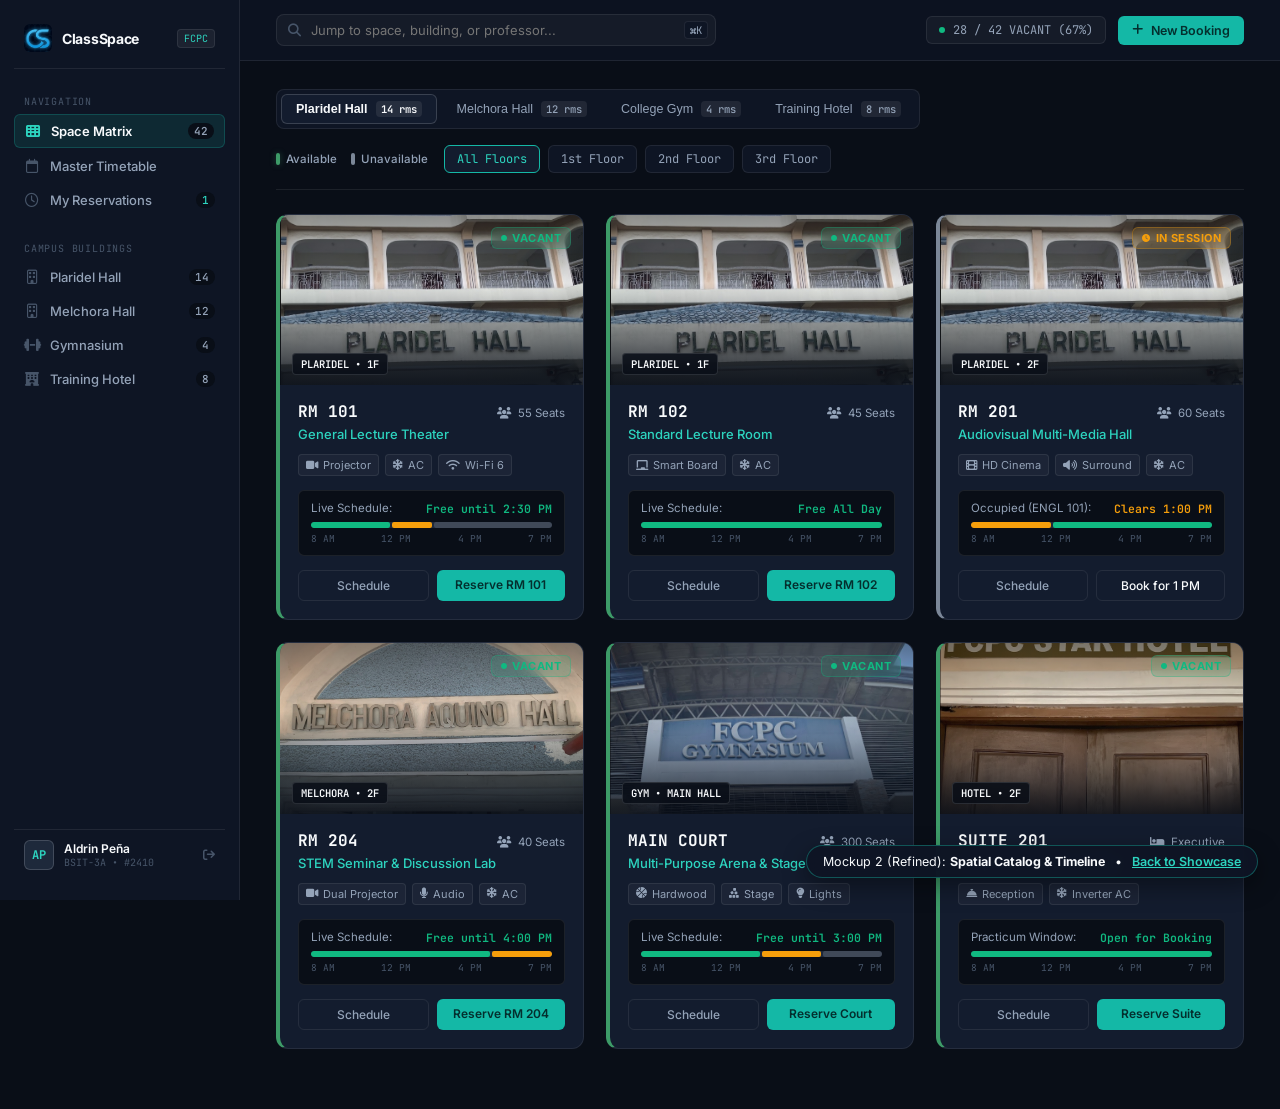
<file: mockups/option_2_linear_workspace.html>
<!DOCTYPE html>
<html lang="en">
<head>
    <meta charset="UTF-8">
    <meta name="viewport" content="width=device-width, initial-scale=1.0">
    <title>Mockup 2 (Refined): Spatial Catalog & Timeline — ClassSpace</title>
    <link rel="preconnect" href="https://fonts.googleapis.com">
    <link rel="preconnect" href="https://fonts.gstatic.com" crossorigin>
    <link href="https://fonts.googleapis.com/css2?family=Inter:wght@400;500;600;700&family=JetBrains+Mono:wght@400;500;600&display=swap" rel="stylesheet">
    <link rel="stylesheet" href="https://cdnjs.cloudflare.com/ajax/libs/font-awesome/6.5.2/css/all.min.css">
    <style>
        :root {
            --bg-canvas: #090E17;
            --bg-panel: #0E1524;
            --bg-card: #131C2E;
            --bg-card-hover: #17243B;
            --border-subtle: rgba(255, 255, 255, 0.08);
            --border-strong: rgba(255, 255, 255, 0.16);
            --brand-primary: #14B8A6; /* Surgical Emerald-Teal */
            --brand-primary-light: #2DD4BF;
            --brand-glow: rgba(20, 184, 166, 0.18);
            --text-high: #F8FAFC;
            --text-mid: #94A3B8;
            --text-low: #475569;
            --badge-green: #10B981;
            --badge-green-bg: rgba(16, 185, 129, 0.12);
            --badge-orange: #F59E0B;
            --badge-orange-bg: rgba(245, 158, 11, 0.12);
            --radius-xs: 6px;
            --radius-sm: 8px;
            --radius-md: 12px;
            --radius-lg: 16px;
            --font-mono: 'JetBrains Mono', monospace;
            --font-sans: 'Inter', -apple-system, BlinkMacSystemFont, sans-serif;
            --transition: all 0.2s cubic-bezier(0.2, 0.8, 0.2, 1);
        }

        * { margin: 0; padding: 0; box-sizing: border-box; }

        body {
            font-family: var(--font-sans);
            background-color: var(--bg-canvas);
            color: var(--text-high);
            min-height: 100vh;
            display: flex;
            overflow-x: hidden;
            -webkit-font-smoothing: antialiased;
        }

        .workspace-shell {
            display: flex;
            width: 100%;
            min-height: 100vh;
        }

        /* Sidebar Rail */
        .rail-sidebar {
            width: 240px;
            background: var(--bg-panel);
            border-right: 1px solid var(--border-subtle);
            display: flex;
            flex-direction: column;
            justify-content: space-between;
            padding: 20px 14px;
            position: sticky;
            top: 0;
            height: 100vh;
            flex-shrink: 0;
        }

        .workspace-brand {
            display: flex;
            align-items: center;
            gap: 10px;
            padding: 4px 10px 16px;
            border-bottom: 1px solid var(--border-subtle);
            margin-bottom: 16px;
        }

        .workspace-brand img {
            width: 28px;
            height: 28px;
            border-radius: var(--radius-xs);
            object-fit: cover;
        }

        .brand-text {
            font-size: 14px;
            font-weight: 700;
            letter-spacing: -0.02em;
        }

        .brand-badge {
            font-size: 10px;
            font-family: var(--font-mono);
            background: rgba(255, 255, 255, 0.06);
            padding: 2px 6px;
            border-radius: 4px;
            color: var(--brand-primary-light);
            border: 1px solid var(--border-subtle);
            margin-left: auto;
        }

        .rail-nav {
            display: flex;
            flex-direction: column;
            gap: 2px;
            flex: 1;
        }

        .nav-category {
            font-size: 10px;
            font-family: var(--font-mono);
            text-transform: uppercase;
            letter-spacing: 0.08em;
            color: var(--text-low);
            padding: 10px 10px 4px;
        }

        .rail-link {
            display: flex;
            align-items: center;
            gap: 10px;
            padding: 8px 10px;
            border-radius: var(--radius-xs);
            color: var(--text-mid);
            font-size: 13px;
            font-weight: 500;
            text-decoration: none;
            transition: var(--transition);
        }

        .rail-link i {
            font-size: 14px;
            width: 16px;
            text-align: center;
            color: var(--text-low);
        }

        .rail-link:hover {
            color: var(--text-high);
            background: rgba(255, 255, 255, 0.04);
        }

        .rail-link.active {
            color: var(--text-high);
            background: rgba(20, 184, 166, 0.12);
            border: 1px solid rgba(20, 184, 166, 0.25);
            font-weight: 600;
        }

        .rail-link.active i {
            color: var(--brand-primary-light);
        }

        .rail-counter {
            margin-left: auto;
            font-size: 11px;
            font-family: var(--font-mono);
            background: var(--bg-canvas);
            padding: 1px 6px;
            border-radius: 10px;
            color: var(--text-mid);
        }

        .user-strip {
            padding: 10px;
            border-top: 1px solid var(--border-subtle);
            display: flex;
            align-items: center;
            gap: 10px;
        }

        .avatar-box {
            width: 30px;
            height: 30px;
            border-radius: var(--radius-xs);
            background: #1e293b;
            color: var(--brand-primary-light);
            display: flex;
            align-items: center;
            justify-content: center;
            font-size: 12px;
            font-weight: 700;
            font-family: var(--font-mono);
            border: 1px solid var(--border-strong);
        }

        .avatar-name {
            font-size: 12px;
            font-weight: 600;
            color: var(--text-high);
        }

        .avatar-sub {
            font-size: 10px;
            color: var(--text-low);
            font-family: var(--font-mono);
        }

        /* Workspace Main */
        .workspace-main {
            flex: 1;
            display: flex;
            flex-direction: column;
            overflow-y: auto;
        }

        /* Top Bar */
        .top-command-header {
            padding: 14px 36px;
            border-bottom: 1px solid var(--border-subtle);
            background: rgba(14, 21, 36, 0.8);
            backdrop-filter: blur(12px);
            display: flex;
            align-items: center;
            justify-content: space-between;
            position: sticky;
            top: 0;
            z-index: 100;
            gap: 20px;
        }

        .command-search-bar {
            position: relative;
            width: 440px;
        }

        .command-search-bar i {
            position: absolute;
            left: 12px;
            top: 50%;
            transform: translateY(-50%);
            font-size: 13px;
            color: var(--text-low);
        }

        .command-input {
            width: 100%;
            background: rgba(255, 255, 255, 0.04);
            border: 1px solid var(--border-subtle);
            border-radius: var(--radius-sm);
            padding: 7px 42px 7px 34px;
            font-size: 13px;
            color: var(--text-high);
            font-family: var(--font-sans);
            outline: none;
            transition: var(--transition);
        }

        .command-input:focus {
            border-color: var(--brand-primary);
            box-shadow: 0 0 0 2px var(--brand-glow);
            background: #17223b;
        }

        .kbd-shortcut {
            position: absolute;
            right: 8px;
            top: 50%;
            transform: translateY(-50%);
            font-size: 10.5px;
            font-family: var(--font-mono);
            background: var(--bg-panel);
            color: var(--text-mid);
            border: 1px solid var(--border-subtle);
            padding: 1px 5px;
            border-radius: 4px;
        }

        .header-actions-right {
            display: flex;
            align-items: center;
            gap: 12px;
        }

        .live-ticker {
            display: flex;
            align-items: center;
            gap: 8px;
            font-size: 12px;
            font-family: var(--font-mono);
            color: var(--text-mid);
            background: rgba(255, 255, 255, 0.04);
            padding: 5px 12px;
            border-radius: var(--radius-xs);
            border: 1px solid var(--border-subtle);
        }

        .ticker-dot {
            width: 6px;
            height: 6px;
            border-radius: 50%;
            background: var(--badge-green);
        }

        .btn-instant-reserve {
            display: inline-flex;
            align-items: center;
            gap: 8px;
            background: var(--brand-primary);
            color: #042f2e;
            padding: 7px 14px;
            border-radius: var(--radius-xs);
            font-size: 12.5px;
            font-weight: 600;
            text-decoration: none;
            border: none;
            cursor: pointer;
            transition: var(--transition);
        }

        .btn-instant-reserve:hover {
            background: var(--brand-primary-light);
            transform: translateY(-1px);
        }

        /* Workspace Content */
        .workspace-content {
            padding: 28px 36px 60px;
            max-width: 1440px;
            width: 100%;
        }

        /* Structured Building & Floor Controller */
        .catalog-controller {
            display: flex;
            justify-content: space-between;
            align-items: center;
            margin-bottom: 24px;
            border-bottom: 1px solid var(--border-subtle);
            padding-bottom: 16px;
            gap: 16px;
            flex-wrap: wrap;
        }

        .building-segment-tabs {
            display: flex;
            gap: 6px;
            background: var(--bg-panel);
            padding: 4px;
            border-radius: var(--radius-sm);
            border: 1px solid var(--border-subtle);
        }

        .building-tab {
            padding: 6px 14px;
            border-radius: var(--radius-xs);
            font-size: 12.5px;
            font-weight: 500;
            color: var(--text-mid);
            background: transparent;
            border: none;
            cursor: pointer;
            transition: var(--transition);
            display: flex;
            align-items: center;
            gap: 8px;
        }

        .building-tab:hover {
            color: var(--text-high);
        }

        .building-tab.active {
            background: var(--bg-card);
            color: var(--text-high);
            font-weight: 600;
            border: 1px solid var(--border-strong);
        }

        .tab-count {
            font-family: var(--font-mono);
            font-size: 10.5px;
            background: rgba(255, 255, 255, 0.08);
            padding: 1px 5px;
            border-radius: 4px;
        }

        .floor-toggles {
            display: flex;
            align-items: center;
            gap: 8px;
        }

        .floor-btn {
            font-size: 12px;
            font-family: var(--font-mono);
            color: var(--text-mid);
            background: var(--bg-panel);
            border: 1px solid var(--border-subtle);
            border-radius: var(--radius-xs);
            padding: 5px 12px;
            cursor: pointer;
            transition: var(--transition);
        }

        .floor-btn:hover {
            color: var(--text-high);
            border-color: var(--border-strong);
        }

        .floor-btn.active {
            background: var(--bg-card);
            color: var(--brand-primary-light);
            border-color: var(--brand-primary);
        }

        /* PREDICTABLE 3-COLUMN STRUCTURED ROOM CARDS WITH PHOTOS */
        .room-catalog-grid {
            display: grid;
            grid-template-columns: repeat(3, 1fr);
            gap: 22px;
        }

        .catalog-room-card {
            background: var(--bg-card);
            border: 1px solid var(--border-subtle);
            border-left: 4px solid var(--border-subtle); /* Signature status edge */
            border-radius: var(--radius-md);
            overflow: hidden;
            display: flex;
            flex-direction: column;
            transition: var(--transition);
            position: relative;
        }

        /* Status Edge Colors: Green for available, Gray for unavailable */
        .catalog-room-card.room-status-available,
        .catalog-room-card[data-status="vacant"] {
            border-left: 4px solid #3D9B68 !important;
        }

        .catalog-room-card.room-status-unavailable,
        .catalog-room-card[data-status="busy"] {
            border-left: 4px solid #7B8798 !important;
        }

        .catalog-room-card:hover {
            border-color: var(--border-strong);
            background: var(--bg-card-hover);
            transform: translateY(-2px);
            box-shadow: 0 10px 24px rgba(0, 0, 0, 0.3);
        }

        .catalog-room-card[data-status="vacant"]:hover,
        .catalog-room-card.room-status-available:hover {
            border-left-color: #4ade80 !important;
            box-shadow: -2px 0 14px rgba(61, 155, 104, 0.35), 0 10px 24px rgba(0, 0, 0, 0.3);
        }

        .catalog-room-card[data-status="busy"]:hover,
        .catalog-room-card.room-status-unavailable:hover {
            border-left-color: #94a3b8 !important;
            box-shadow: -2px 0 10px rgba(123, 135, 152, 0.25), 0 10px 24px rgba(0, 0, 0, 0.3);
        }

        /* Status Edge Legend */
        .room-status-legend {
            display: inline-flex;
            align-items: center;
            gap: 14px;
            color: var(--text-mid);
            font-size: 11.5px;
            font-weight: 500;
        }

        .legend-item {
            display: inline-flex;
            align-items: center;
            gap: 6px;
            white-space: nowrap;
        }

        .legend-edge-bar {
            width: 4px;
            height: 12px;
            border-radius: 2px;
            display: inline-block;
        }

        .legend-edge-available {
            background: #3D9B68;
            box-shadow: 0 0 6px rgba(61, 155, 104, 0.4);
        }

        .legend-edge-unavailable {
            background: #7B8798;
        }

        /* 16:9 Photography Frame */
        .room-image-banner {
            position: relative;
            width: 100%;
            aspect-ratio: 16 / 9;
            overflow: hidden;
            background: #0f1c30;
        }

        .room-image-banner img {
            width: 100%;
            height: 100%;
            object-fit: cover;
            display: block;
            transition: transform 0.4s ease;
        }

        .catalog-room-card:hover .room-image-banner img {
            transform: scale(1.04);
        }

        .banner-scrim {
            position: absolute;
            inset: 0;
            background: linear-gradient(180deg, rgba(0,0,0,0.4) 0%, transparent 40%, rgba(9,14,23,0.9) 100%);
            pointer-events: none;
        }

        .card-crumb-pill {
            position: absolute;
            bottom: 10px;
            left: 12px;
            font-size: 10.5px;
            font-family: var(--font-mono);
            font-weight: 600;
            background: rgba(9, 14, 23, 0.85);
            backdrop-filter: blur(8px);
            border: 1px solid rgba(255, 255, 255, 0.12);
            padding: 3px 8px;
            border-radius: 4px;
            color: var(--text-high);
        }

        .card-status-pill {
            position: absolute;
            top: 12px;
            right: 12px;
            font-size: 11px;
            font-weight: 700;
            letter-spacing: 0.04em;
            padding: 3px 9px;
            border-radius: var(--radius-xs);
            display: flex;
            align-items: center;
            gap: 5px;
            backdrop-filter: blur(8px);
        }

        .card-status-pill.vacant {
            background: var(--badge-green-bg);
            color: var(--badge-green);
            border: 1px solid rgba(16, 185, 129, 0.3);
        }

        .card-status-pill.in-session {
            background: var(--badge-orange-bg);
            color: var(--badge-orange);
            border: 1px solid rgba(245, 158, 11, 0.3);
        }

        /* Card Content */
        .card-body-section {
            padding: 16px 18px 18px;
            display: flex;
            flex-direction: column;
            flex: 1;
        }

        .card-header-row {
            display: flex;
            justify-content: space-between;
            align-items: baseline;
            margin-bottom: 4px;
        }

        .room-num-title {
            font-family: var(--font-mono);
            font-size: 16px;
            font-weight: 700;
            color: var(--text-high);
        }

        .room-seats {
            font-size: 11.5px;
            color: var(--text-mid);
        }

        .room-usage-subtitle {
            font-size: 13px;
            font-weight: 500;
            color: var(--brand-primary-light);
            margin-bottom: 12px;
        }

        /* Specs Row */
        .specs-chips {
            display: flex;
            gap: 6px;
            flex-wrap: wrap;
            margin-bottom: 14px;
        }

        .spec-item {
            font-size: 11px;
            color: var(--text-mid);
            background: rgba(255, 255, 255, 0.04);
            border: 1px solid var(--border-subtle);
            padding: 3px 7px;
            border-radius: 4px;
            display: flex;
            align-items: center;
            gap: 5px;
        }

        /* Interactive Timeline Visual Block */
        .timeline-visual {
            background: var(--bg-canvas);
            border: 1px solid var(--border-subtle);
            border-radius: var(--radius-xs);
            padding: 10px 12px;
            margin-top: auto;
            margin-bottom: 14px;
        }

        .timeline-visual-header {
            display: flex;
            justify-content: space-between;
            font-size: 11.5px;
            margin-bottom: 6px;
        }

        .timeline-visual-bar {
            height: 6px;
            background: #1e293b;
            border-radius: 3px;
            display: flex;
            overflow: hidden;
            gap: 2px;
        }

        .slot {
            height: 100%;
            border-radius: 2px;
        }
        .slot.free { background: var(--badge-green); flex: 2; }
        .slot.busy { background: var(--badge-orange); flex: 1; }
        .slot.open { background: rgba(255, 255, 255, 0.15); flex: 3; }

        .timeline-visual-legend {
            display: flex;
            justify-content: space-between;
            font-size: 9.5px;
            font-family: var(--font-mono);
            color: var(--text-low);
            margin-top: 4px;
        }

        /* Card Button Row */
        .card-actions-strip {
            display: flex;
            gap: 8px;
        }

        .btn-subtle-outline {
            flex: 1;
            padding: 7px 10px;
            border-radius: var(--radius-xs);
            background: transparent;
            color: var(--text-mid);
            border: 1px solid var(--border-subtle);
            font-size: 12px;
            font-weight: 500;
            text-align: center;
            text-decoration: none;
            transition: var(--transition);
        }

        .btn-subtle-outline:hover {
            color: var(--text-high);
            border-color: var(--border-strong);
            background: rgba(255, 255, 255, 0.04);
        }

        .btn-primary-reserve-slot {
            flex: 1;
            padding: 7px 10px;
            border-radius: var(--radius-xs);
            background: var(--brand-primary);
            color: #042f2e;
            border: none;
            font-size: 12px;
            font-weight: 600;
            text-align: center;
            text-decoration: none;
            cursor: pointer;
            transition: var(--transition);
        }

        .btn-primary-reserve-slot:hover {
            background: var(--brand-primary-light);
        }

        /* Switcher tag */
        .mockup-switcher-float {
            position: fixed;
            bottom: 22px;
            right: 22px;
            background: rgba(14, 21, 36, 0.95);
            border: 1px solid rgba(20, 184, 166, 0.4);
            backdrop-filter: blur(12px);
            padding: 8px 16px;
            border-radius: 9999px;
            font-size: 12.5px;
            color: var(--text-high);
            box-shadow: 0 8px 24px rgba(0, 0, 0, 0.4);
            display: flex;
            align-items: center;
            gap: 10px;
            z-index: 1000;
        }

        .mockup-switcher-float a {
            color: var(--brand-primary-light);
            text-decoration: underline;
            font-weight: 600;
        }

        @media (max-width: 1200px) {
            .room-catalog-grid { grid-template-columns: repeat(2, 1fr); }
        }
        @media (max-width: 768px) {
            .room-catalog-grid { grid-template-columns: 1fr; }
            .rail-sidebar { display: none; }
            .workspace-content { padding: 20px; }
            .command-search-bar { width: 100%; }
        }
    </style>
</head>
<body>

<div class="workspace-shell">

    <!-- RAIL SIDEBAR -->
    <aside class="rail-sidebar">
        <div>
            <div class="workspace-brand">
                <img src="../public/images/logo.png" alt="ClassSpace">
                <span class="brand-text">ClassSpace</span>
                <span class="brand-badge">FCPC</span>
            </div>

            <nav class="rail-nav">
                <div class="nav-category">Navigation</div>
                <a href="#" class="rail-link active">
                    <i class="fa-solid fa-table-cells"></i>
                    <span>Space Matrix</span>
                    <span class="rail-counter">42</span>
                </a>
                <a href="#" class="rail-link">
                    <i class="fa-regular fa-calendar"></i>
                    <span>Master Timetable</span>
                </a>
                <a href="#" class="rail-link">
                    <i class="fa-regular fa-clock"></i>
                    <span>My Reservations</span>
                    <span class="rail-counter" style="color:var(--brand-primary-light);">1</span>
                </a>

                <div class="nav-category" style="margin-top:14px;">Campus Buildings</div>
                <a href="#" class="rail-link">
                    <i class="fa-regular fa-building"></i>
                    <span>Plaridel Hall</span>
                    <span class="rail-counter">14</span>
                </a>
                <a href="#" class="rail-link">
                    <i class="fa-regular fa-building"></i>
                    <span>Melchora Hall</span>
                    <span class="rail-counter">12</span>
                </a>
                <a href="#" class="rail-link">
                    <i class="fa-solid fa-dumbbell"></i>
                    <span>Gymnasium</span>
                    <span class="rail-counter">4</span>
                </a>
                <a href="#" class="rail-link">
                    <i class="fa-solid fa-hotel"></i>
                    <span>Training Hotel</span>
                    <span class="rail-counter">8</span>
                </a>
            </nav>
        </div>

        <div class="user-strip">
            <div class="avatar-box">AP</div>
            <div style="flex:1; overflow:hidden;">
                <div class="avatar-name">Aldrin Peña</div>
                <div class="avatar-sub">BSIT-3A &bull; #2410</div>
            </div>
            <i class="fa-solid fa-arrow-right-from-bracket" style="color:var(--text-low); font-size:12px; cursor:pointer;" title="Logout"></i>
        </div>
    </aside>

    <!-- MAIN WORKSPACE -->
    <main class="workspace-main">

        <!-- Top Command Strip -->
        <header class="top-command-header">
            <div class="command-search-bar">
                <i class="fa-solid fa-magnifying-glass"></i>
                <input type="text" class="command-input" placeholder="Jump to space, building, or professor...">
                <span class="kbd-shortcut">⌘K</span>
            </div>

            <div class="header-actions-right">
                <div class="live-ticker">
                    <div class="ticker-dot"></div>
                    <span>28 / 42 VACANT (67%)</span>
                </div>
                <a href="../app/views/reserve_view.php" class="btn-instant-reserve">
                    <i class="fa-solid fa-plus"></i>
                    <span>New Booking</span>
                </a>
            </div>
        </header>

        <!-- Workspace Content -->
        <div class="workspace-content">

            <!-- Catalog Building & Floor Controller -->
            <div class="catalog-controller">
                <div class="building-segment-tabs">
                    <button class="building-tab active">
                        <span>Plaridel Hall</span>
                        <span class="tab-count">14 rms</span>
                    </button>
                    <button class="building-tab">
                        <span>Melchora Hall</span>
                        <span class="tab-count">12 rms</span>
                    </button>
                    <button class="building-tab">
                        <span>College Gym</span>
                        <span class="tab-count">4 rms</span>
                    </button>
                    <button class="building-tab">
                        <span>Training Hotel</span>
                        <span class="tab-count">8 rms</span>
                    </button>
                </div>

                <div style="display:flex; align-items:center; gap:16px; flex-wrap:wrap;">
                    <div class="room-status-legend">
                        <span class="legend-item"><span class="legend-edge-bar legend-edge-available"></span> Available</span>
                        <span class="legend-item"><span class="legend-edge-bar legend-edge-unavailable"></span> Unavailable</span>
                    </div>
                    <div class="floor-toggles">
                        <button class="floor-btn active">All Floors</button>
                        <button class="floor-btn">1st Floor</button>
                        <button class="floor-btn">2nd Floor</button>
                        <button class="floor-btn">3rd Floor</button>
                    </div>
                </div>
            </div>

            <!-- PREDICTABLE 3-COLUMN STRUCTURED ROOM CARDS WITH PHOTOS -->
            <div class="room-catalog-grid">

                <!-- Room 1: RM 101 -->
                <article class="catalog-room-card room-status-available" data-status="vacant">
                    <div class="room-image-banner">
                        <img src="../public/images/plaridel.jpeg" alt="Plaridel RM 101">
                        <div class="banner-scrim"></div>
                        <span class="card-crumb-pill">PLARIDEL &bull; 1F</span>
                        <span class="card-status-pill vacant">
                            <i class="fa-solid fa-circle" style="font-size:6px;"></i> VACANT
                        </span>
                    </div>
                    <div class="card-body-section">
                        <div class="card-header-row">
                            <h3 class="room-num-title">RM 101</h3>
                            <span class="room-seats"><i class="fa-solid fa-users" style="margin-right:4px;"></i> 55 Seats</span>
                        </div>
                        <div class="room-usage-subtitle">General Lecture Theater</div>
                        <div class="specs-chips">
                            <span class="spec-item"><i class="fa-solid fa-video"></i> Projector</span>
                            <span class="spec-item"><i class="fa-solid fa-snowflake"></i> AC</span>
                            <span class="spec-item"><i class="fa-solid fa-wifi"></i> Wi-Fi 6</span>
                        </div>
                        <div class="timeline-visual">
                            <div class="timeline-visual-header">
                                <span style="color:var(--text-mid);">Live Schedule:</span>
                                <span style="font-family:var(--font-mono); font-weight:600; color:var(--badge-green);">Free until 2:30 PM</span>
                            </div>
                            <div class="timeline-visual-bar">
                                <div class="slot free" title="8:00 AM - 2:30 PM (Free)"></div>
                                <div class="slot busy" title="2:30 PM - 4:00 PM (IT 302)"></div>
                                <div class="slot open" title="4:00 PM - 7:00 PM (Open)"></div>
                            </div>
                            <div class="timeline-visual-legend">
                                <span>8 AM</span>
                                <span>12 PM</span>
                                <span>4 PM</span>
                                <span>7 PM</span>
                            </div>
                        </div>
                        <div class="card-actions-strip">
                            <a href="#" class="btn-subtle-outline">Schedule</a>
                            <a href="../app/views/reserve_view.php?room_id=1" class="btn-primary-reserve-slot">Reserve RM 101</a>
                        </div>
                    </div>
                </article>

                <!-- Room 2: RM 102 -->
                <article class="catalog-room-card room-status-available" data-status="vacant">
                    <div class="room-image-banner">
                        <img src="../public/images/plaridel.jpeg" alt="Plaridel RM 102">
                        <div class="banner-scrim"></div>
                        <span class="card-crumb-pill">PLARIDEL &bull; 1F</span>
                        <span class="card-status-pill vacant">
                            <i class="fa-solid fa-circle" style="font-size:6px;"></i> VACANT
                        </span>
                    </div>
                    <div class="card-body-section">
                        <div class="card-header-row">
                            <h3 class="room-num-title">RM 102</h3>
                            <span class="room-seats"><i class="fa-solid fa-users" style="margin-right:4px;"></i> 45 Seats</span>
                        </div>
                        <div class="room-usage-subtitle">Standard Lecture Room</div>
                        <div class="specs-chips">
                            <span class="spec-item"><i class="fa-solid fa-chalkboard"></i> Smart Board</span>
                            <span class="spec-item"><i class="fa-solid fa-snowflake"></i> AC</span>
                        </div>
                        <div class="timeline-visual">
                            <div class="timeline-visual-header">
                                <span style="color:var(--text-mid);">Live Schedule:</span>
                                <span style="font-family:var(--font-mono); font-weight:600; color:var(--badge-green);">Free All Day</span>
                            </div>
                            <div class="timeline-visual-bar">
                                <div class="slot free" style="flex:1;" title="Free until 7:00 PM"></div>
                            </div>
                            <div class="timeline-visual-legend">
                                <span>8 AM</span>
                                <span>12 PM</span>
                                <span>4 PM</span>
                                <span>7 PM</span>
                            </div>
                        </div>
                        <div class="card-actions-strip">
                            <a href="#" class="btn-subtle-outline">Schedule</a>
                            <a href="../app/views/reserve_view.php?room_id=2" class="btn-primary-reserve-slot">Reserve RM 102</a>
                        </div>
                    </div>
                </article>

                <!-- Room 3: RM 201 (In session) -->
                <article class="catalog-room-card room-status-unavailable" data-status="busy">
                    <div class="room-image-banner">
                        <img src="../public/images/plaridel.jpeg" alt="Plaridel RM 201">
                        <div class="banner-scrim"></div>
                        <span class="card-crumb-pill">PLARIDEL &bull; 2F</span>
                        <span class="card-status-pill in-session">
                            <i class="fa-solid fa-clock" style="font-size:8px;"></i> IN SESSION
                        </span>
                    </div>
                    <div class="card-body-section">
                        <div class="card-header-row">
                            <h3 class="room-num-title">RM 201</h3>
                            <span class="room-seats"><i class="fa-solid fa-users" style="margin-right:4px;"></i> 60 Seats</span>
                        </div>
                        <div class="room-usage-subtitle">Audiovisual Multi-Media Hall</div>
                        <div class="specs-chips">
                            <span class="spec-item"><i class="fa-solid fa-film"></i> HD Cinema</span>
                            <span class="spec-item"><i class="fa-solid fa-volume-high"></i> Surround</span>
                            <span class="spec-item"><i class="fa-solid fa-snowflake"></i> AC</span>
                        </div>
                        <div class="timeline-visual">
                            <div class="timeline-visual-header">
                                <span style="color:var(--text-mid);">Occupied (ENGL 101):</span>
                                <span style="font-family:var(--font-mono); font-weight:600; color:var(--badge-orange);">Clears 1:00 PM</span>
                            </div>
                            <div class="timeline-visual-bar">
                                <div class="slot busy" title="10:00 AM - 1:00 PM (ENGL 101)"></div>
                                <div class="slot free" title="1:00 PM - 5:00 PM (Free)"></div>
                            </div>
                            <div class="timeline-visual-legend">
                                <span>8 AM</span>
                                <span>12 PM</span>
                                <span>4 PM</span>
                                <span>7 PM</span>
                            </div>
                        </div>
                        <div class="card-actions-strip">
                            <a href="#" class="btn-subtle-outline">Schedule</a>
                            <a href="../app/views/reserve_view.php?room_id=3" class="btn-subtle-outline" style="color:var(--text-high);">Book for 1 PM</a>
                        </div>
                    </div>
                </article>

                <!-- Room 4: RM 204 -->
                <article class="catalog-room-card room-status-available" data-status="vacant">
                    <div class="room-image-banner">
                        <img src="../public/images/melchora.jpg" alt="Melchora RM 204">
                        <div class="banner-scrim"></div>
                        <span class="card-crumb-pill">MELCHORA &bull; 2F</span>
                        <span class="card-status-pill vacant">
                            <i class="fa-solid fa-circle" style="font-size:6px;"></i> VACANT
                        </span>
                    </div>
                    <div class="card-body-section">
                        <div class="card-header-row">
                            <h3 class="room-num-title">RM 204</h3>
                            <span class="room-seats"><i class="fa-solid fa-users" style="margin-right:4px;"></i> 40 Seats</span>
                        </div>
                        <div class="room-usage-subtitle">STEM Seminar &amp; Discussion Lab</div>
                        <div class="specs-chips">
                            <span class="spec-item"><i class="fa-solid fa-video"></i> Dual Projector</span>
                            <span class="spec-item"><i class="fa-solid fa-microphone"></i> Audio</span>
                            <span class="spec-item"><i class="fa-solid fa-snowflake"></i> AC</span>
                        </div>
                        <div class="timeline-visual">
                            <div class="timeline-visual-header">
                                <span style="color:var(--text-mid);">Live Schedule:</span>
                                <span style="font-family:var(--font-mono); font-weight:600; color:var(--badge-green);">Free until 4:00 PM</span>
                            </div>
                            <div class="timeline-visual-bar">
                                <div class="slot free" style="flex:3;"></div>
                                <div class="slot busy" style="flex:1;"></div>
                            </div>
                            <div class="timeline-visual-legend">
                                <span>8 AM</span>
                                <span>12 PM</span>
                                <span>4 PM</span>
                                <span>7 PM</span>
                            </div>
                        </div>
                        <div class="card-actions-strip">
                            <a href="#" class="btn-subtle-outline">Schedule</a>
                            <a href="../app/views/reserve_view.php?room_id=4" class="btn-primary-reserve-slot">Reserve RM 204</a>
                        </div>
                    </div>
                </article>

                <!-- Room 5: Gym Main Court -->
                <article class="catalog-room-card room-status-available" data-status="vacant">
                    <div class="room-image-banner">
                        <img src="../public/images/gym.png" alt="Gymnasium">
                        <div class="banner-scrim"></div>
                        <span class="card-crumb-pill">GYM &bull; MAIN HALL</span>
                        <span class="card-status-pill vacant">
                            <i class="fa-solid fa-circle" style="font-size:6px;"></i> VACANT
                        </span>
                    </div>
                    <div class="card-body-section">
                        <div class="card-header-row">
                            <h3 class="room-num-title">MAIN COURT</h3>
                            <span class="room-seats"><i class="fa-solid fa-users" style="margin-right:4px;"></i> 300 Seats</span>
                        </div>
                        <div class="room-usage-subtitle">Multi-Purpose Arena &amp; Stage</div>
                        <div class="specs-chips">
                            <span class="spec-item"><i class="fa-solid fa-basketball"></i> Hardwood</span>
                            <span class="spec-item"><i class="fa-solid fa-cubes-stacked"></i> Stage</span>
                            <span class="spec-item"><i class="fa-solid fa-lightbulb"></i> Lights</span>
                        </div>
                        <div class="timeline-visual">
                            <div class="timeline-visual-header">
                                <span style="color:var(--text-mid);">Live Schedule:</span>
                                <span style="font-family:var(--font-mono); font-weight:600; color:var(--badge-green);">Free until 3:00 PM</span>
                            </div>
                            <div class="timeline-visual-bar">
                                <div class="slot free" style="flex:2;"></div>
                                <div class="slot busy" style="flex:1;"></div>
                                <div class="slot open" style="flex:1;"></div>
                            </div>
                            <div class="timeline-visual-legend">
                                <span>8 AM</span>
                                <span>12 PM</span>
                                <span>4 PM</span>
                                <span>7 PM</span>
                            </div>
                        </div>
                        <div class="card-actions-strip">
                            <a href="#" class="btn-subtle-outline">Schedule</a>
                            <a href="../app/views/reserve_view.php?room_id=5" class="btn-primary-reserve-slot">Reserve Court</a>
                        </div>
                    </div>
                </article>

                <!-- Room 6: Hotel Suite 201 -->
                <article class="catalog-room-card room-status-available" data-status="vacant">
                    <div class="room-image-banner">
                        <img src="../public/images/hotel.jpeg" alt="FCPC Hotel">
                        <div class="banner-scrim"></div>
                        <span class="card-crumb-pill">HOTEL &bull; 2F</span>
                        <span class="card-status-pill vacant">
                            <i class="fa-solid fa-circle" style="font-size:6px;"></i> VACANT
                        </span>
                    </div>
                    <div class="card-body-section">
                        <div class="card-header-row">
                            <h3 class="room-num-title">SUITE 201</h3>
                            <span class="room-seats"><i class="fa-solid fa-bed" style="margin-right:4px;"></i> Executive</span>
                        </div>
                        <div class="room-usage-subtitle">Hospitality Practicum Suite</div>
                        <div class="specs-chips">
                            <span class="spec-item"><i class="fa-solid fa-bell-concierge"></i> Reception</span>
                            <span class="spec-item"><i class="fa-solid fa-snowflake"></i> Inverter AC</span>
                        </div>
                        <div class="timeline-visual">
                            <div class="timeline-visual-header">
                                <span style="color:var(--text-mid);">Practicum Window:</span>
                                <span style="font-family:var(--font-mono); font-weight:600; color:var(--badge-green);">Open for Booking</span>
                            </div>
                            <div class="timeline-visual-bar">
                                <div class="slot free" style="flex:1;"></div>
                            </div>
                            <div class="timeline-visual-legend">
                                <span>8 AM</span>
                                <span>12 PM</span>
                                <span>4 PM</span>
                                <span>7 PM</span>
                            </div>
                        </div>
                        <div class="card-actions-strip">
                            <a href="#" class="btn-subtle-outline">Schedule</a>
                            <a href="../app/views/reserve_view.php?room_id=6" class="btn-primary-reserve-slot">Reserve Suite</a>
                        </div>
                    </div>
                </article>

            </div>

        </div>

    </main>

</div>

<!-- Floating Switcher Badge -->
<div class="mockup-switcher-float">
    <span>Mockup 2 (Refined): <strong>Spatial Catalog &amp; Timeline</strong></span>
    &bull; <a href="index.html">Back to Showcase</a>
</div>

</body>
</html>
</file>
